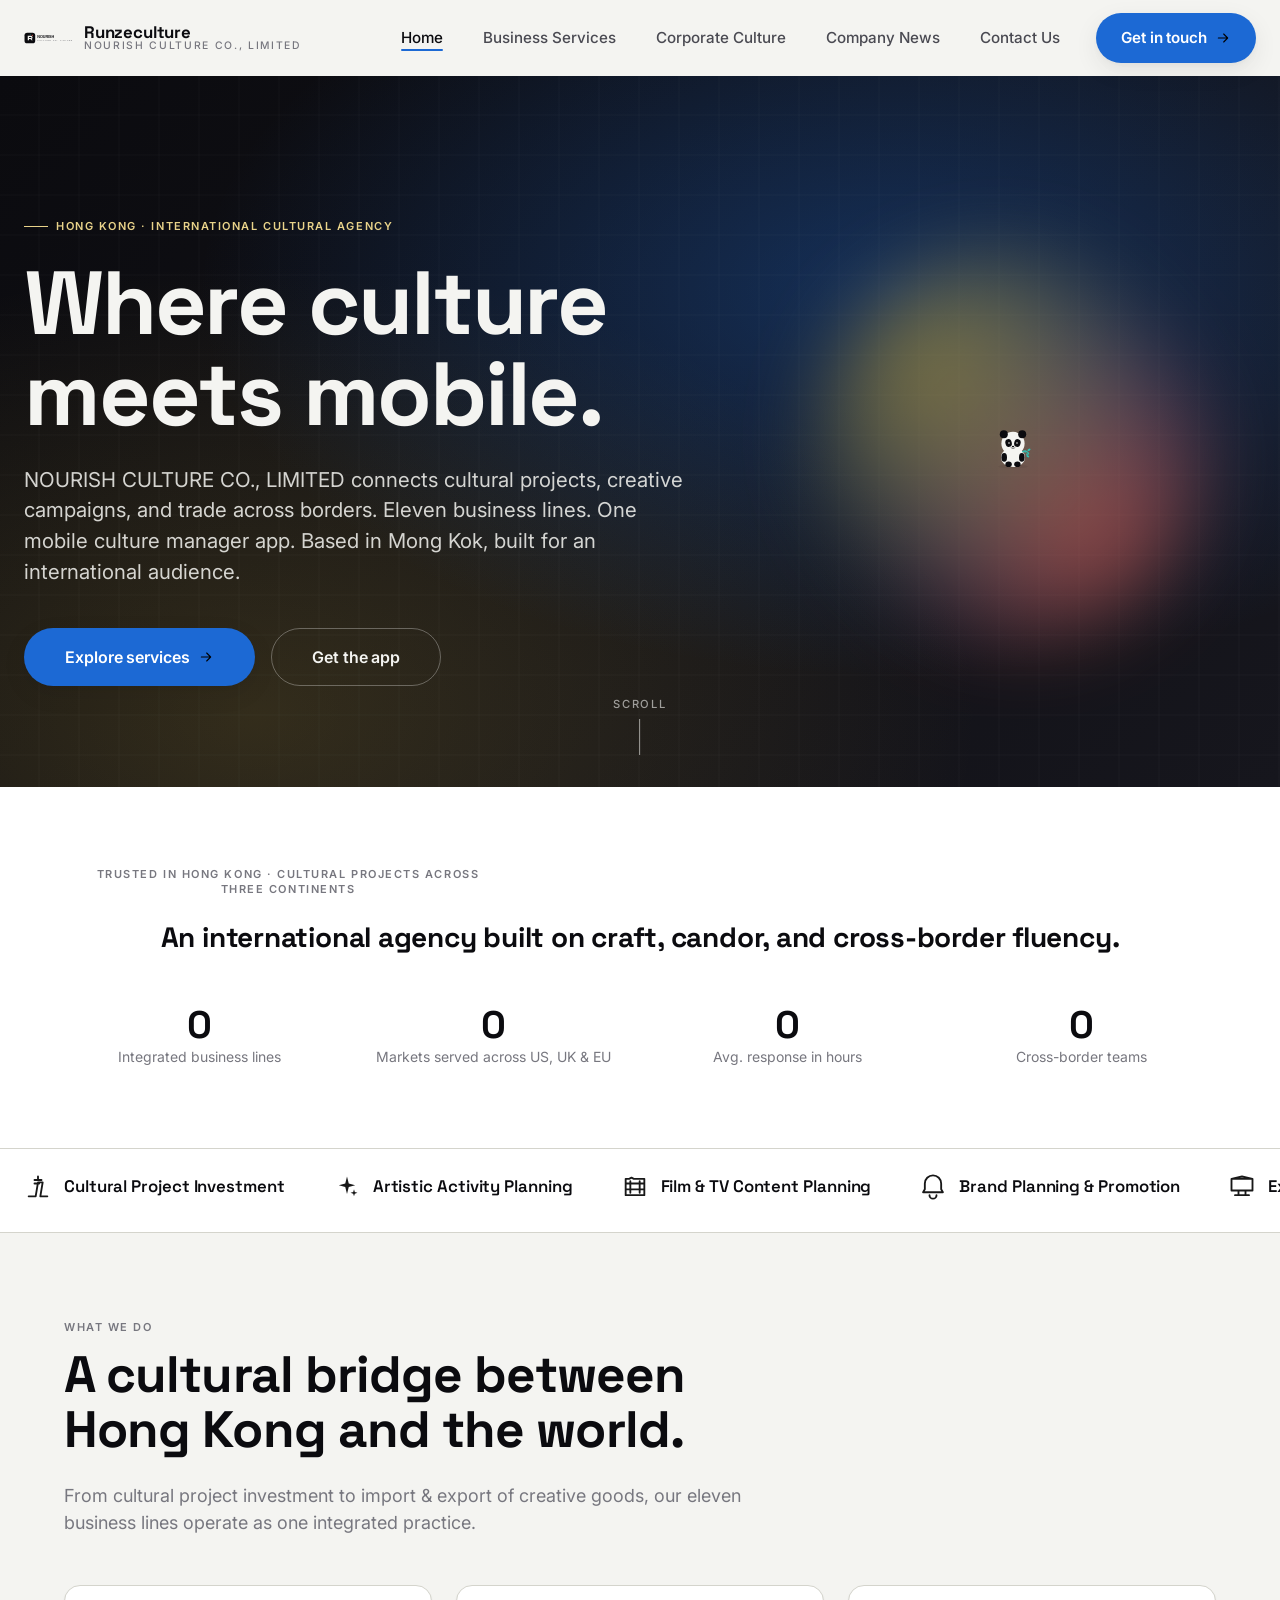
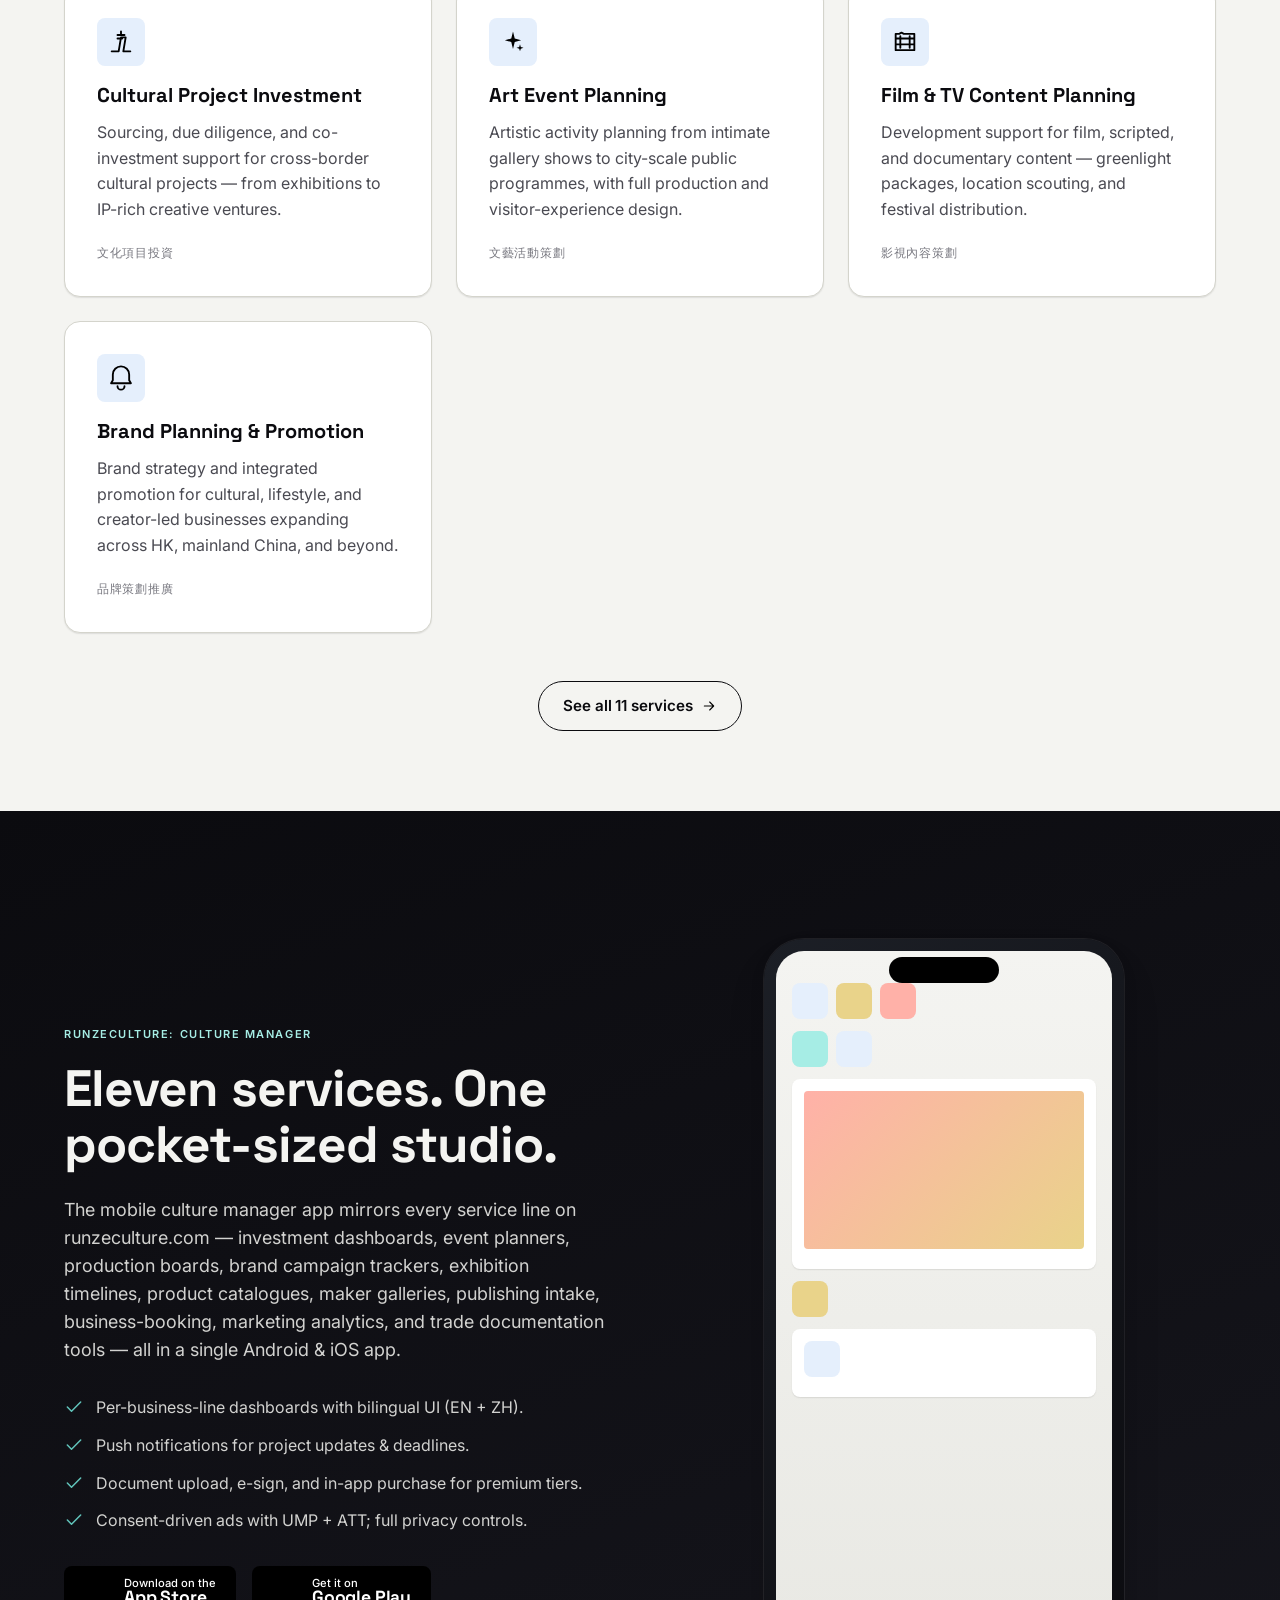
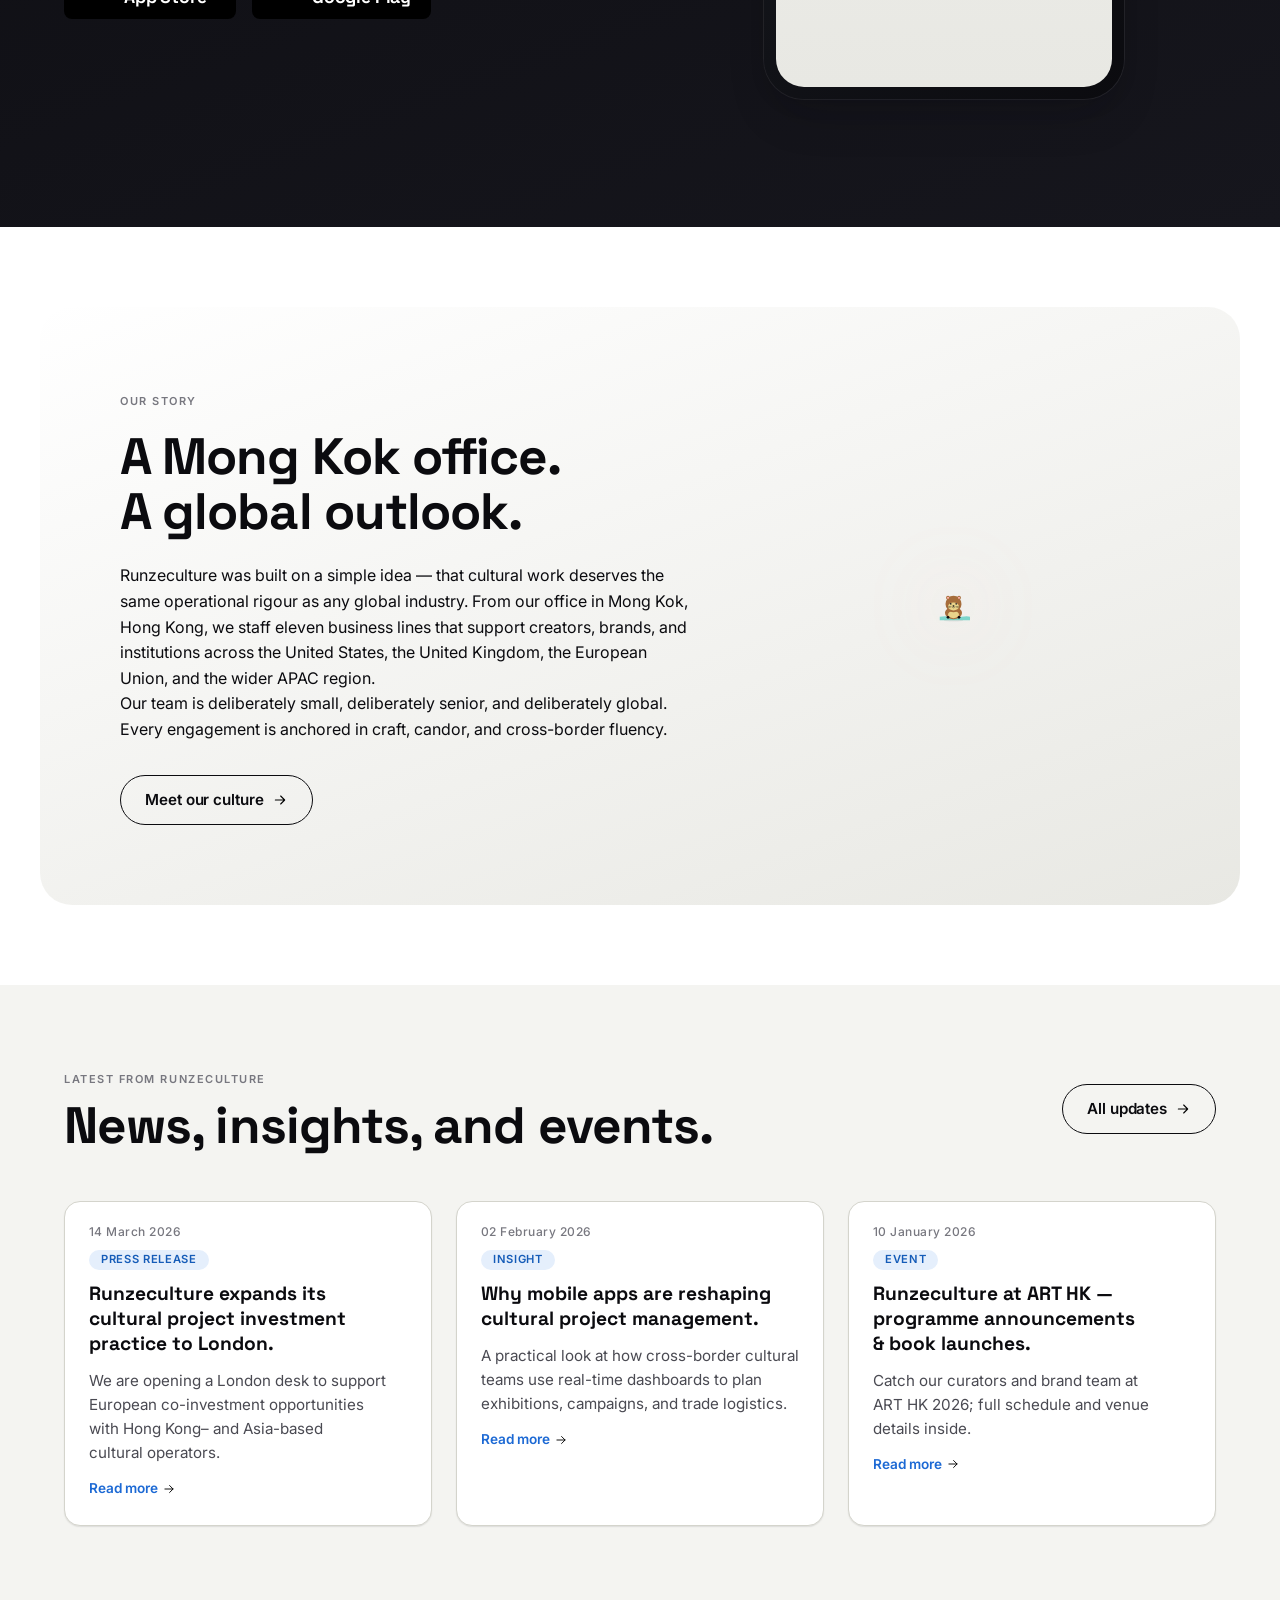
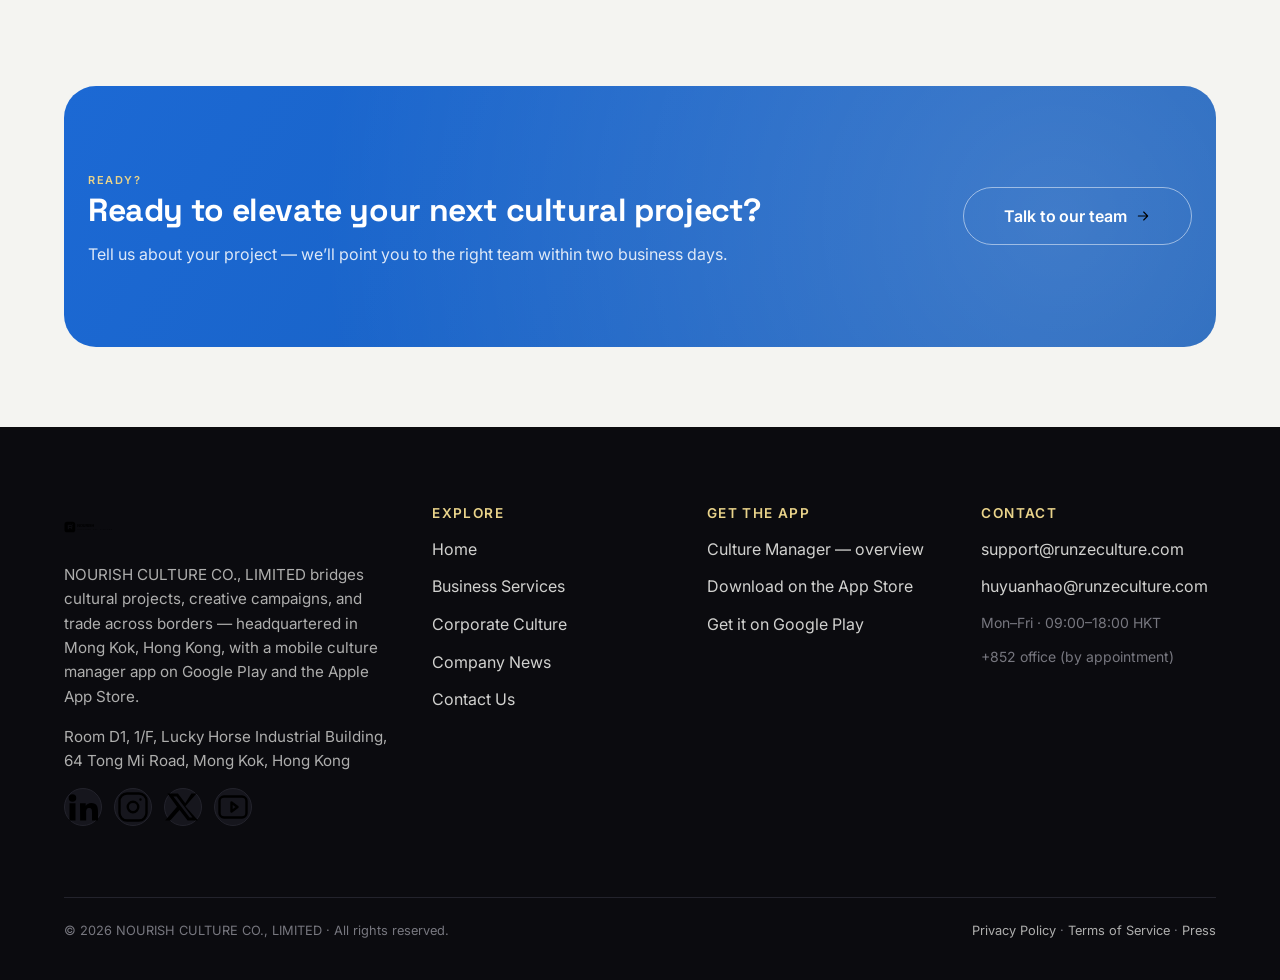
<file: index.html>
<!DOCTYPE html>
<html lang="en">
<head>
  <meta charset="UTF-8" />
  <meta name="viewport" content="width=device-width, initial-scale=1.0" />
  <meta name="theme-color" content="#0B0B0F" />
  <meta name="robots" content="noindex, follow" />
  <title>Runzeculture — Hong Kong Culture Agency &amp; Mobile App</title>
  <meta http-equiv="refresh" content="0; url=./home.html" />
  <link rel="canonical" href="https://runzeculture.com/" />
  <link rel="icon" type="image/svg+xml" href="images/logo/favicon.svg" />
  <script>
    // JS redirect fallback — replaces the URL bar so the user never sees index.html.
    window.location.replace('./home.html');
  </script>
  <style>
    html, body { margin: 0; background: #0B0B0F; color: #F4F4F1; font-family: Inter, system-ui, -apple-system, sans-serif; min-height: 100vh; display: grid; place-items: center; }
    .r { text-align: center; }
    .r a { color: #FFC7BF; }
  </style>
</head>
<body>
  <div class="r">
    <p>Redirecting to <a href="./home.html">runzeculture.com/home.html</a>&hellip;</p>
  </div>
  <noscript>
    <p>JavaScript is disabled. Click <a href="./home.html">here</a> to open the homepage.</p>
  </noscript>
</body>
</html>
</file>
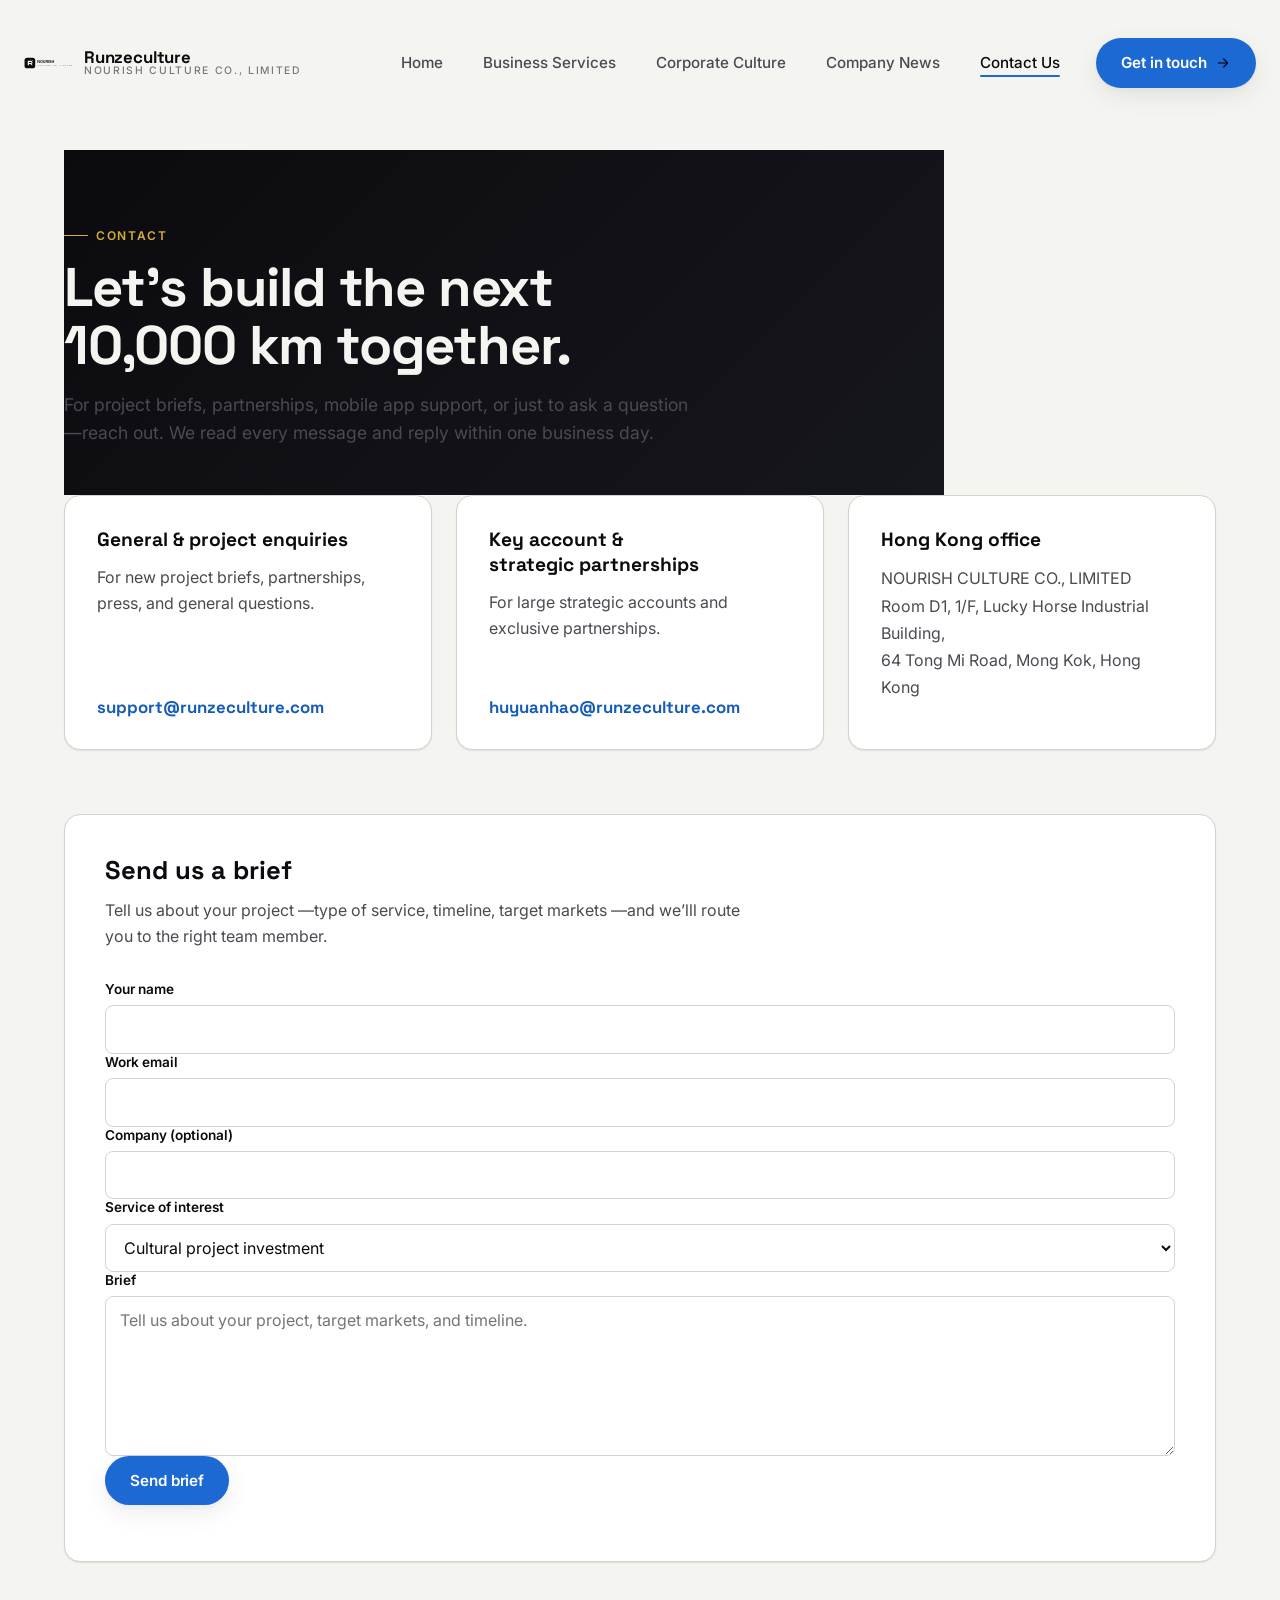
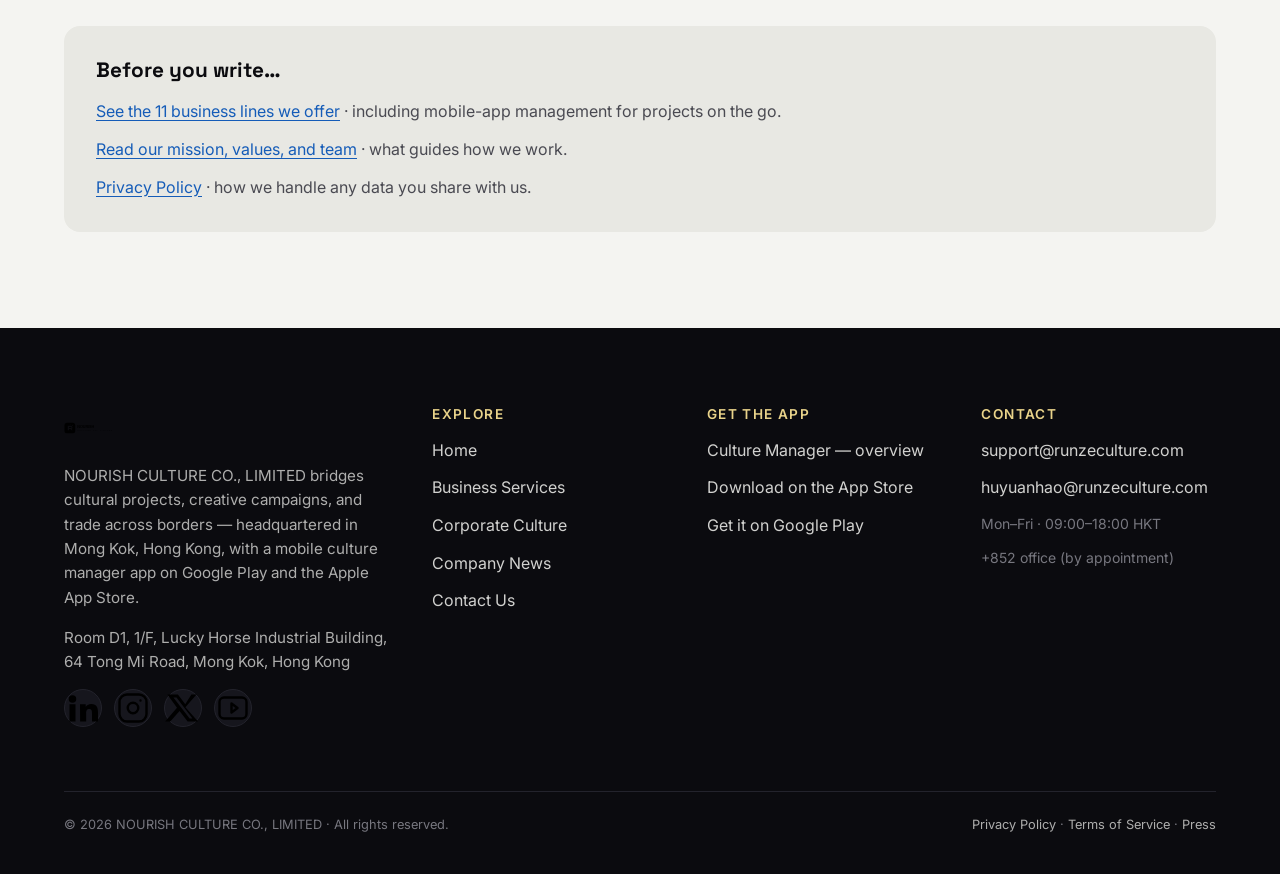
<file: contact.html>
﻿﻿<!DOCTYPE html>
<html lang="en">
<head>
  <meta charset="UTF-8" />
  <meta name="viewport" content="width=device-width, initial-scale=1.0, viewport-fit=cover" />
  <title>Contact —Runzeculture</title>
  <meta name="description" content="Get in touch with Runzeculture / Nozen Culture Co., Limited. Hong Kong office, two contact emails, and a friendly form for new project briefs." />
  <meta name="keywords" content="contact runzeculture, mong culture agency contact, hk culture agency email, project brief runzeculture, hong kong support" />
  <meta name="theme-color" content="#0B0B0F" />
  <meta name="robots" content="index, follow, max-image-preview:large" />
  <link rel="icon" type="image/svg+xml" href="images/logo/favicon.svg" />
  <link rel="canonical" href="https://runzeculture.com/contact.html" />
  <link rel="alternate" hreflang="en" href="https://runzeculture.com/contact.html" />
  <link rel="preconnect" href="https://fonts.googleapis.com" />
  <link rel="preconnect" href="https://fonts.gstatic.com" crossorigin />
  <link rel="stylesheet" href="https://fonts.googleapis.com/css2?family=Inter:wght@400;500;600;700&family=Space+Grotesk:wght@500;700;800&display=swap" />
  <link rel="stylesheet" href="css/styles.css" />

  <!-- Open Graph -->
  <meta property="og:type" content="website" />
  <meta property="og:site_name" content="Runzeculture" />
  <meta property="og:title" content="Contact —Runzeculture" />
  <meta property="og:description" content="Hong Kong office, support email, and a friendly form for new project briefs." />
  <meta property="og:url" content="https://runzeculture.com/contact.html" />
  <meta property="og:image" content="https://runzeculture.com/images/og/og-cover.png" />
  <meta property="og:locale" content="en_US" />

  <!-- Twitter -->
  <meta name="twitter:card" content="summary_large_image" />
  <meta name="twitter:title" content="Contact —Runzeculture" />
  <meta name="twitter:description" content="Hong Kong office, support email, and a friendly form for new project briefs." />
  <meta name="twitter:image" content="https://runzeculture.com/images/og/og-cover.png" />

  <!-- JSON-LD: ContactPage + BreadcrumbList -->
  <script type="application/ld+json">
  {
    "@context": "https://schema.org",
    "@graph": [
      {
        "@type": "ContactPage",
        "url": "https://runzeculture.com/contact.html",
        "name": "Contact Runzeculture",
        "description": "Get in touch with Runzeculture / NOURISH CULTURE CO., LIMITED.",
        "mainEntity": {
          "@type": "Organization",
          "name": "NOURISH CULTURE CO., LIMITED",
          "alternateName": "Runzeculture",
          "email": "support@runzeculture.com",
          "address": {
            "@type": "PostalAddress",
            "streetAddress": "Room D1, 1/F, Lucky Horse Industrial Building, 64 Tong Mi Road",
            "addressLocality": "Mong Kok",
            "addressRegion": "Hong Kong",
            "addressCountry": "HK"
          }
        }
      },
      {
        "@type": "BreadcrumbList",
        "itemListElement": [
          { "@type": "ListItem", "position": 1, "name": "Home", "item": "https://runzeculture.com/" },
          { "@type": "ListItem", "position": 2, "name": "Contact", "item": "https://runzeculture.com/contact.html" }
        ]
      }
    ]
  }
  </script>
</head>
<body class="page page-contact" data-page="contact">
  <a class="skip-link" href="#main">Skip to main content</a>

  
  <div id="site-header"></div>
<main id="main" class="container">
    <section class="hero hero--compact">
      <p class="eyebrow">Contact</p>
      <h1 class="hero__title">Let’s build the next 10,000 km together.</h1>
      <p class="hero__lede">For project briefs, partnerships, mobile app support, or just to ask a question —reach out. We read every message and reply within one business day.</p>
    </section>

    <section class="contact-grid">
      <article class="card card--contact">
          <h3>General &amp; project enquiries</h3>
          <p class="muted">For new project briefs, partnerships, press, and general questions.</p>
          <p class="contact-email"><a href="mailto:support@runzeculture.com">support@runzeculture.com</a></p>
      </article>
      <article class="card card--contact">
          <h3>Key account &amp; strategic partnerships</h3>
          <p class="muted">For large strategic accounts and exclusive partnerships.</p>
          <p class="contact-email"><a href="mailto:huyuanhao@runzeculture.com">huyuanhao@runzeculture.com</a></p>
      </article>
      <article class="card card--contact card--office">
          <h3>Hong Kong office</h3>
          <address class="muted">
              NOURISH CULTURE CO., LIMITED<br />
              Room D1, 1/F, Lucky Horse Industrial Building,<br />
              64 Tong Mi Road, Mong Kok, Hong Kong
          </address>
      </article>
    </section>

    <section class="form-card">
      <h2>Send us a brief</h2>
      <p class="muted">Tell us about your project —type of service, timeline, target markets —and we’lll route you to the right team member.</p>
      <form id="contact-form" novalidate>
        <div class="form-row">
          <label for="cf-name">Your name</label>
          <input id="cf-name" name="name" type="text" required minlength="2" autocomplete="name" />
        </div>
        <div class="form-row">
          <label for="cf-email">Work email</label>
          <input id="cf-email" name="email" type="email" required autocomplete="email" />
        </div>
        <div class="form-row">
          <label for="cf-company">Company (optional)</label>
          <input id="cf-company" name="company" type="text" autocomplete="organization" />
        </div>
        <div class="form-row">
          <label for="cf-service">Service of interest</label>
          <select id="cf-service" name="service">
            <option>Cultural project investment</option>
            <option>Art event planning</option>
            <option>Film &amp; TV content planning</option>
            <option>Brand promotion</option>
            <option>Exhibition &amp; display services</option>
            <option>Cultural &amp; creative products</option>
            <option>Arts &amp; crafts</option>
            <option>Publication-related consulting</option>
            <option>Business consulting</option>
            <option>Online marketing</option>
            <option>Import / export of goods and technology</option>
            <option>Mobile management app support</option>
            <option>Other</option>
          </select>
        </div>
        <div class="form-row">
          <label for="cf-message">Brief</label>
          <textarea id="cf-message" name="message" rows="6" required minlength="20" placeholder="Tell us about your project, target markets, and timeline."></textarea>
        </div>
        <div class="form-row form-row--actions">
          <button type="submit" class="btn btn--primary">Send brief</button>
          <p id="cf-feedback" class="cf-feedback" role="status" aria-live="polite"></p>
        </div>
      </form>
    </section>

    <section class="cross-links">
      <h2>Before you write&hellip;</h2>
      <ul>
        <li><a href="./services.html">See the 11 business lines we offer</a> &middot; including mobile-app management for projects on the go.</li>
        <li><a href="./culture.html">Read our mission, values, and team</a> &middot; what guides how we work.</li>
        <li><a href="./privacy.html">Privacy Policy</a> &middot; how we handle any data you share with us.</li>
      </ul>
    </section>
  </main>

  <div id="site-footer"></div>
  <script src="js/partials.js" defer></script>
  <script src="js/animations.js" defer></script>
  <script src="js/contact-form.js" defer></script>
</body>
</html>
</file>
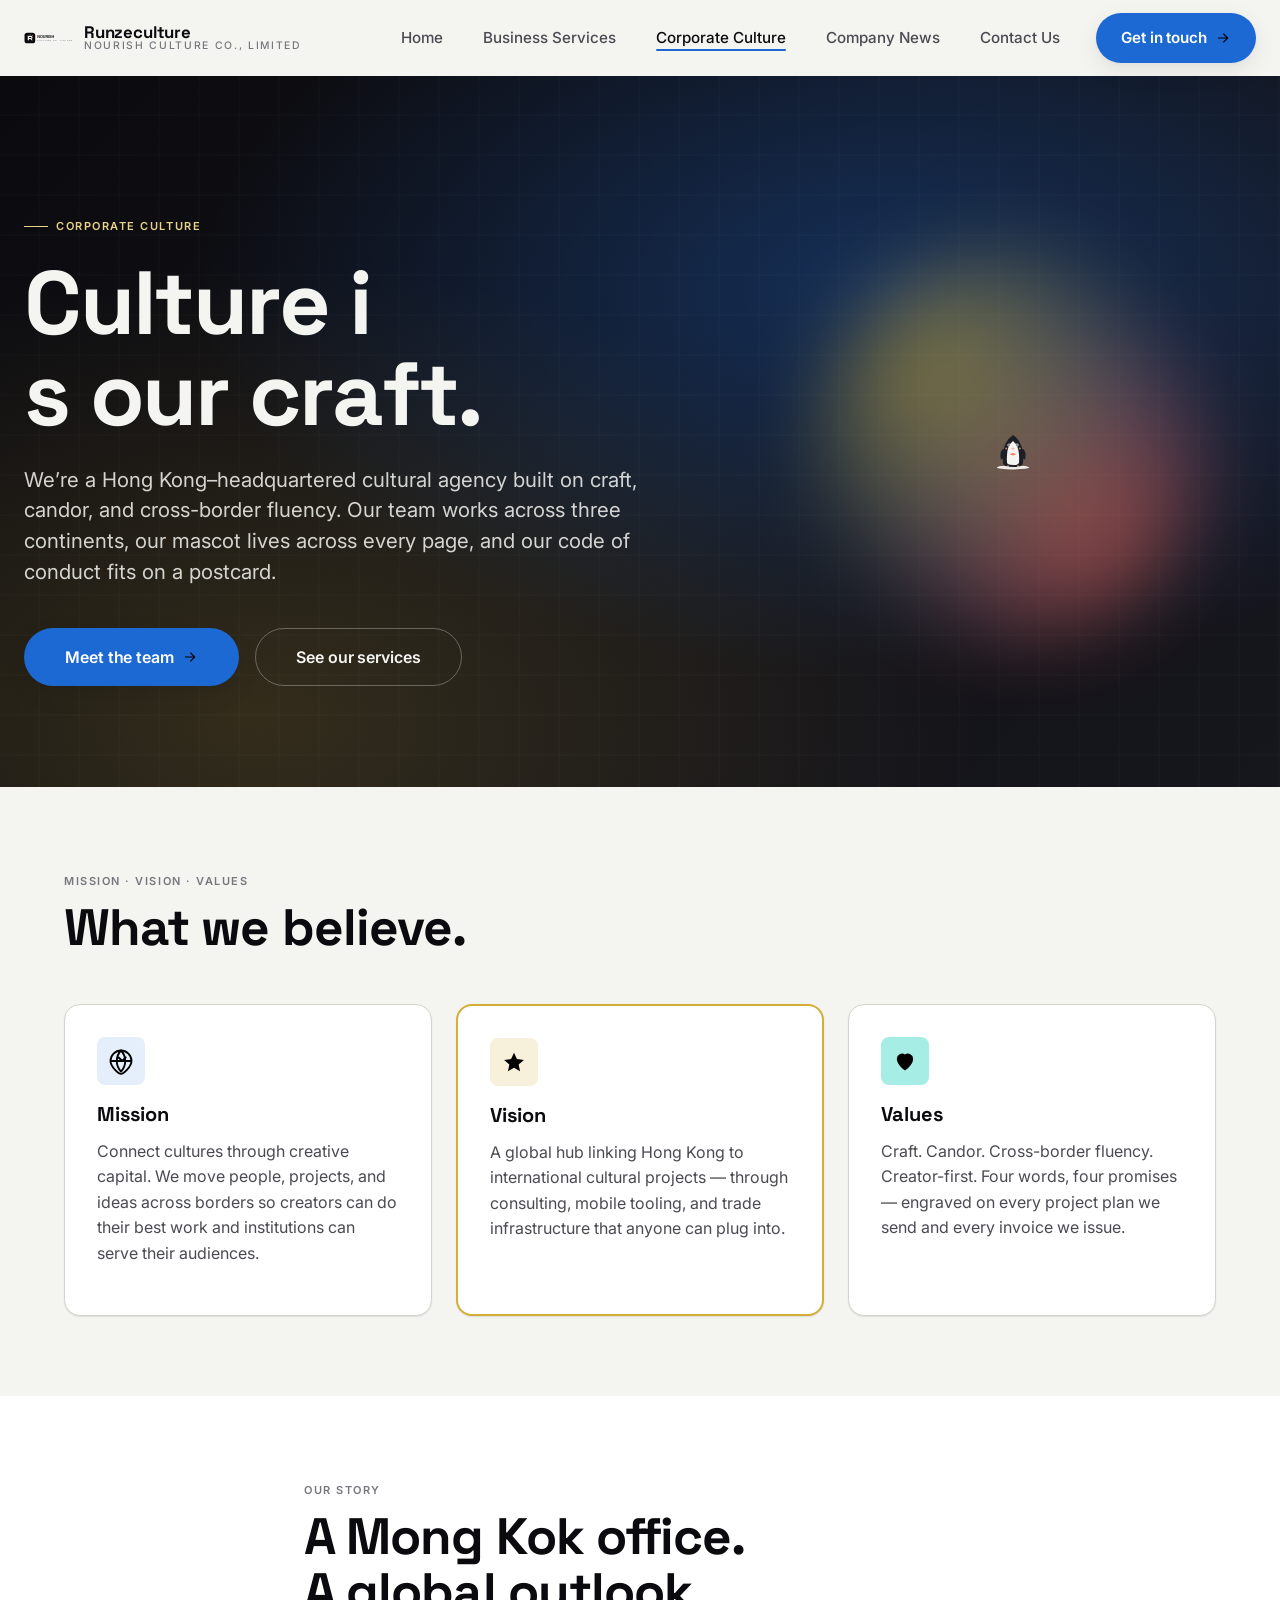
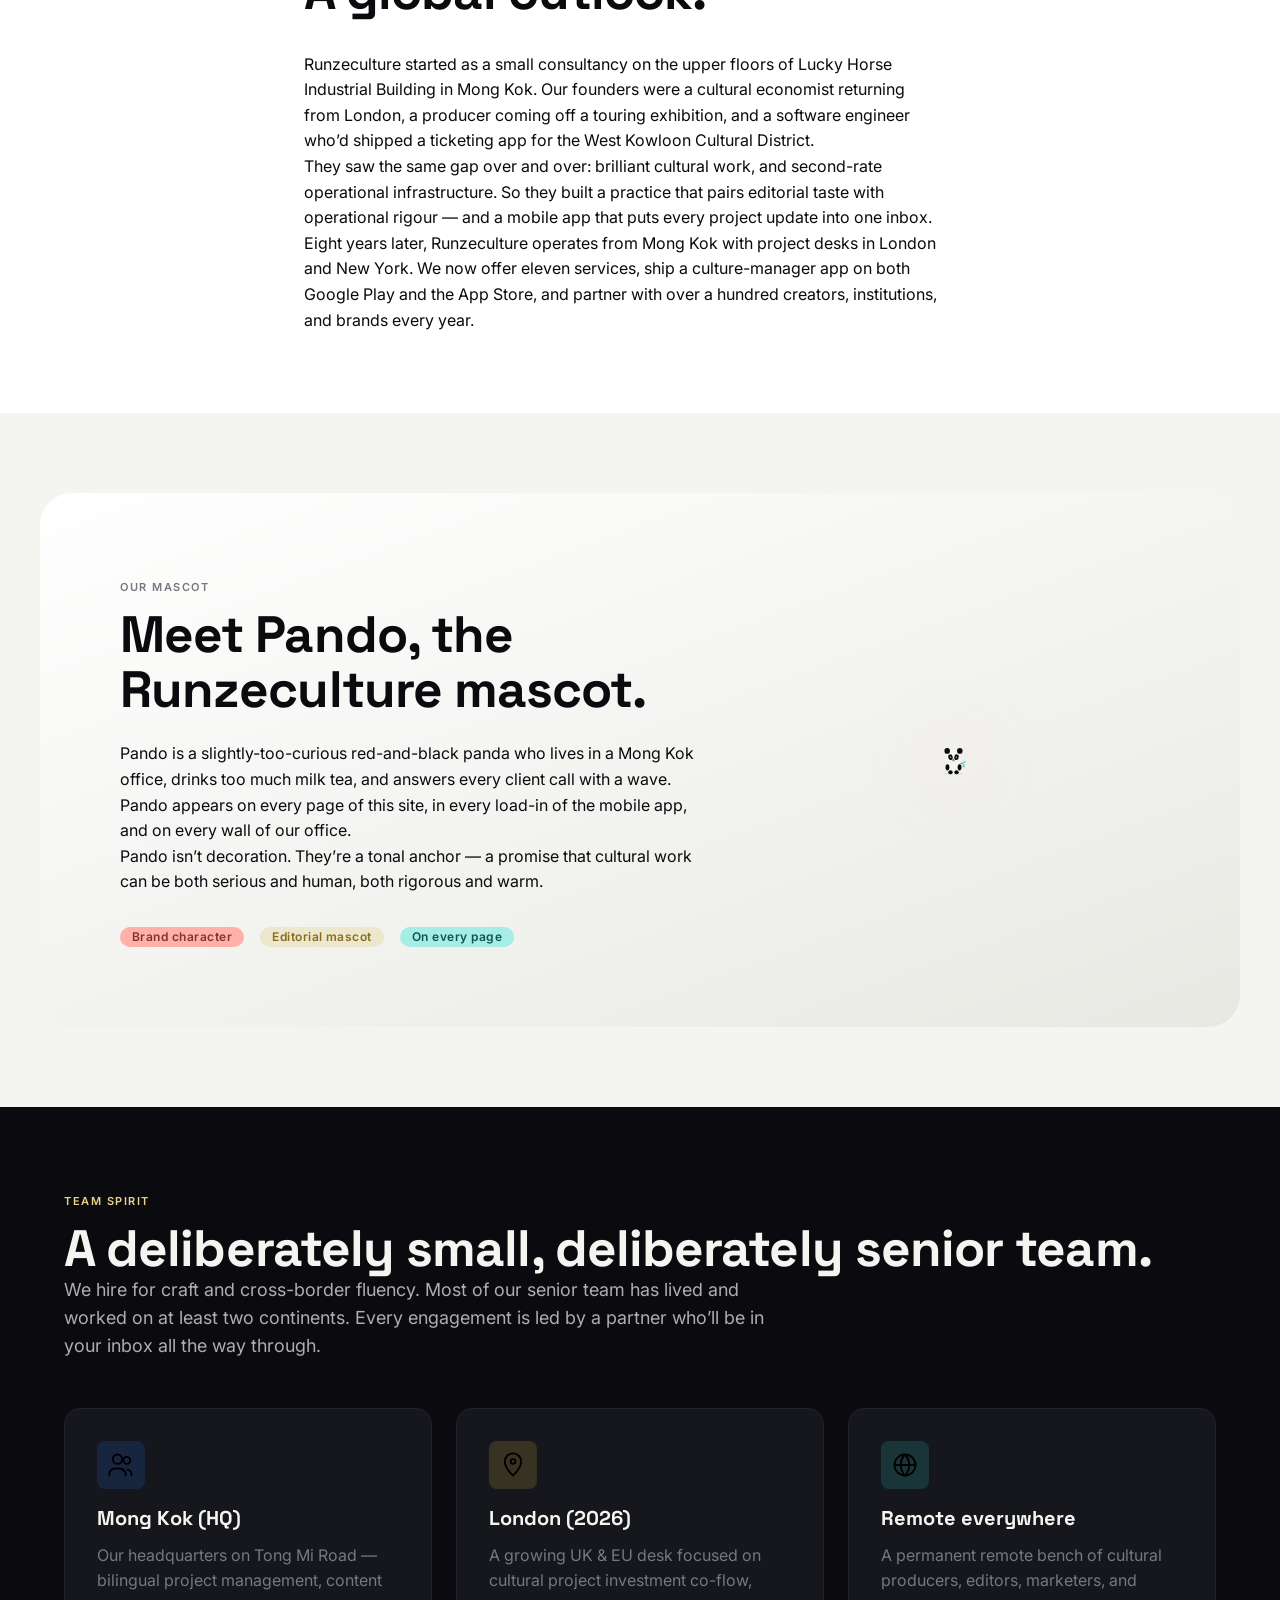
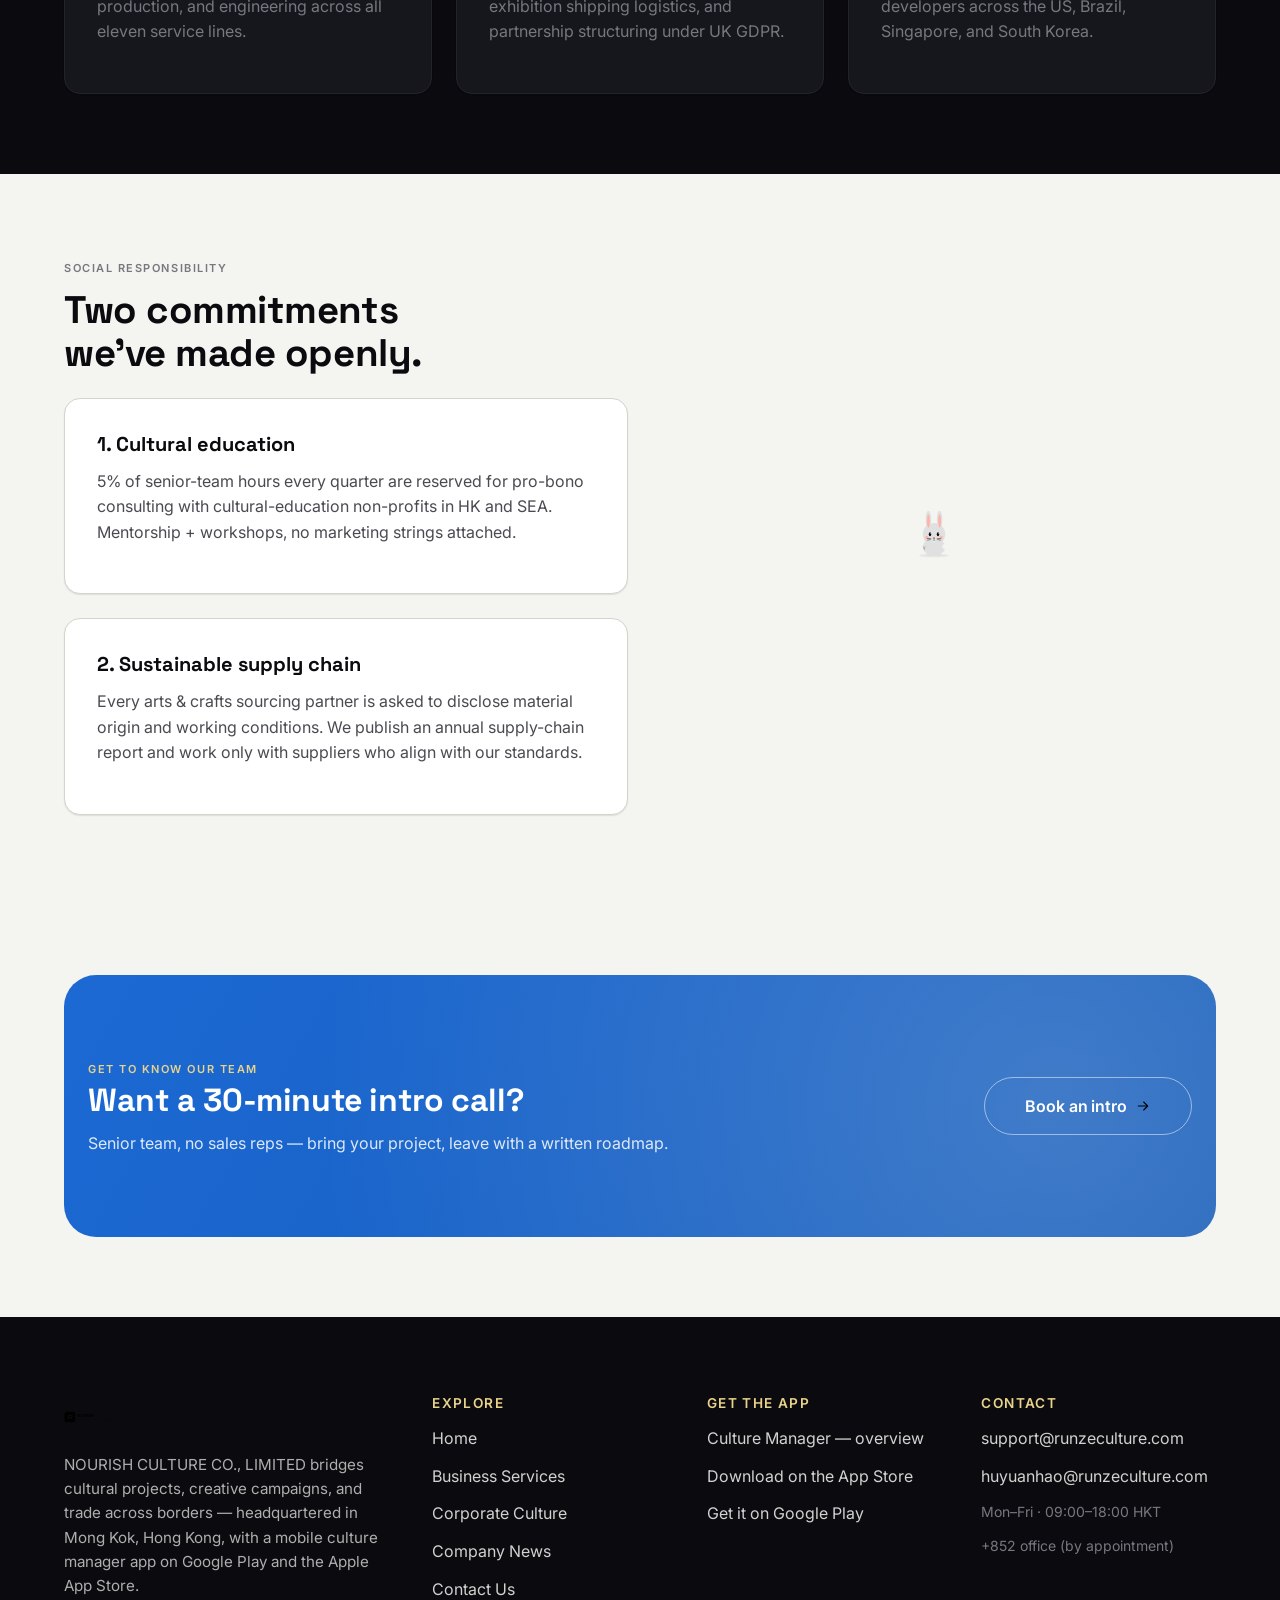
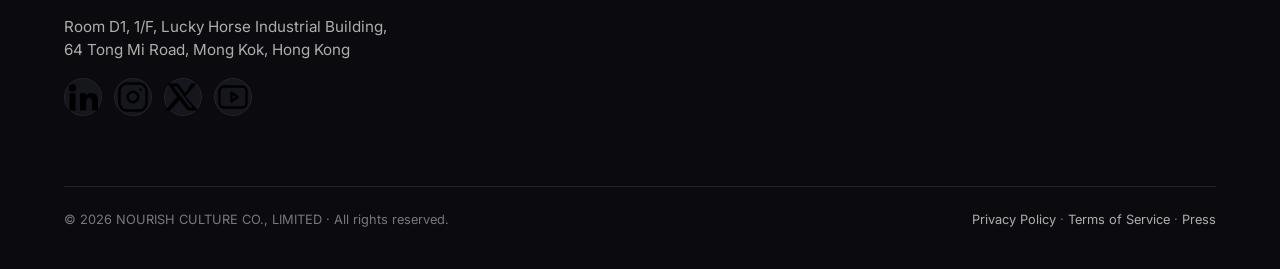
<file: culture.html>
<!DOCTYPE html>
<html lang="en">
<head>
  <meta charset="UTF-8" />
  <meta name="viewport" content="width=device-width, initial-scale=1.0, viewport-fit=cover" />
  <title>Our Culture — Runzeculture Hong Kong</title>
  <meta name="description" content="Meet Runzeculture: a Hong Kong culture agency built on craft, candor, and cross-border fluency. Mission, vision, team values, and our mascot." />
  <meta name="keywords" content="runzeculture corporate culture and values, hong kong culture agency values, mission vision culture consultancy, creative industry hong kong team, cross-border culture stories, sustainability in arts and crafts supply chain, cultural education hong kong, creator-first agency values, runzeculture mascot" />
  <meta name="theme-color" content="#0B0B0F" />
  <meta name="robots" content="index, follow, max-image-preview:large" />

  <link rel="icon" type="image/svg+xml" href="images/logo/favicon.svg" />
  <link rel="canonical" href="https://runzeculture.com/culture.html" />
  <link rel="preconnect" href="https://fonts.googleapis.com" />
  <link rel="preconnect" href="https://fonts.gstatic.com" crossorigin />
  <link rel="stylesheet" href="https://fonts.googleapis.com/css2?family=Inter:wght@400;500;600;700&family=Space+Grotesk:wght@500;700;800&display=swap" />
  <link rel="stylesheet" href="css/styles.css" />

  <meta property="og:type" content="website" />
  <meta property="og:site_name" content="Runzeculture" />
  <meta property="og:title" content="Our Culture — Runzeculture Hong Kong" />
  <meta property="og:description" content="Mission, vision, team values, and our mascot." />
  <meta property="og:url" content="https://runzeculture.com/culture.html" />
  <meta property="og:image" content="https://runzeculture.com/images/og/og-cover.png" />
  <meta name="twitter:card" content="summary_large_image" />
  <meta name="twitter:title" content="Our Culture — Runzeculture Hong Kong" />
  <meta name="twitter:image" content="https://runzeculture.com/images/og/og-cover.png" />

  <script type="application/ld+json">
  {
    "@context": "https://schema.org",
    "@type": "AboutPage",
    "name": "Our Culture — Runzeculture Hong Kong",
    "url": "https://runzeculture.com/culture.html",
    "isPartOf": { "@type": "WebSite", "url": "https://runzeculture.com/", "name": "Runzeculture" },
    "inLanguage": "en"
  }
  </script>
  <script type="application/ld+json">
  {
    "@context": "https://schema.org",
    "@type": "BreadcrumbList",
    "itemListElement": [
      { "@type": "ListItem", "position": 1, "name": "Home", "item": "https://runzeculture.com/" },
      { "@type": "ListItem", "position": 2, "name": "Corporate Culture", "item": "https://runzeculture.com/culture.html" }
    ]
  }
  </script>
</head>
<body data-page="culture">
  <div id="site-header"></div>

  <main id="main">
    <!-- PAGE HERO -->
    <section class="hero" aria-labelledby="page-title">
      <div class="hero__bg" aria-hidden="true"></div>
      <div class="hero__inner">
        <div data-parallax-y="0.05">
          <span class="hero__eyebrow t-overline">Corporate Culture</span>
          <h1 id="page-title" class="hero__title" data-split-text>Culture is <em>our craft.</em></h1>
          <p class="hero__subtitle">We&rsquo;re a Hong Kong–headquartered cultural agency built on craft, candor, and cross-border fluency. Our team works across three continents, our mascot lives across every page, and our code of conduct fits on a postcard.</p>
          <div class="hero__ctas">
            <a class="btn btn--primary btn--lg" href="contact.html" data-magnetic>Meet the team <img class="arrow" src="images/icons/arrow-right.svg" alt="" width="16" height="16" /></a>
            <a class="btn btn--ghost btn--lg" href="services.html">See our services</a>
          </div>
        </div>
        <div class="hero__visual" aria-hidden="true">
          <div class="blob"></div>
          <div class="mascot-wrap" data-mascot-hover>
            <img src="images/animals/penguin.svg" alt="A friendly penguin mascot, our brand ambassador" />
          </div>
        </div>
      </div>
    </section>

    <!-- MISSION / VISION / VALUES -->
    <section class="section" aria-labelledby="mvv-title">
      <div class="container">
        <div class="mb-12" data-reveal>
          <span class="t-overline text-muted">Mission · Vision · Values</span>
          <h2 id="mvv-title" class="t-display-lg mt-2">What we believe.</h2>
        </div>
        <div class="grid grid--3">
          <article class="card" data-reveal>
            <div class="card__icon" style="background: var(--color-blue-100); color: var(--color-blue-600);">
              <img src="images/icons/globe-pin.svg" alt="" width="28" height="28" />
            </div>
            <h3 class="card__title">Mission</h3>
            <p class="card__desc">Connect cultures through creative capital. We move people, projects, and ideas across borders so creators can do their best work and institutions can serve their audiences.</p>
          </article>
          <article class="card card--featured" data-reveal>
            <div class="card__icon" style="background: rgba(212,175,55,.18); color: #8a6d1c;">
              <img src="images/icons/star.svg" alt="" width="28" height="28" />
            </div>
            <h3 class="card__title">Vision</h3>
            <p class="card__desc">A global hub linking Hong Kong to international cultural projects — through consulting, mobile tooling, and trade infrastructure that anyone can plug into.</p>
          </article>
          <article class="card" data-reveal>
            <div class="card__icon" style="background: var(--color-teal-300); color: #0d5550;">
              <img src="images/icons/heart.svg" alt="" width="28" height="28" />
            </div>
            <h3 class="card__title">Values</h3>
            <p class="card__desc">Craft. Candor. Cross-border fluency. Creator-first. Four words, four promises — engraved on every project plan we send and every invoice we issue.</p>
          </article>
        </div>
      </div>
    </section>

    <!-- OUR STORY -->
    <section class="section section--paper" aria-labelledby="story-title">
      <div class="container container-narrow">
        <div data-reveal>
          <span class="t-overline text-muted">Our story</span>
          <h2 id="story-title" class="t-display-lg mt-2 mb-8">A Mong Kok office. A global outlook.</h2>
          <p>Runzeculture started as a small consultancy on the upper floors of Lucky Horse Industrial Building in Mong Kok. Our founders were a cultural economist returning from London, a producer coming off a touring exhibition, and a software engineer who&rsquo;d shipped a ticketing app for the West Kowloon Cultural District.</p>
          <p>They saw the same gap over and over: brilliant cultural work, and second-rate operational infrastructure. So they built a practice that pairs editorial taste with operational rigour — and a mobile app that puts every project update into one inbox.</p>
          <p>Eight years later, Runzeculture operates from Mong Kok with project desks in London and New York. We now offer eleven services, ship a culture-manager app on both Google Play and the App Store, and partner with over a hundred creators, institutions, and brands every year.</p>
        </div>
      </div>
    </section>

    <!-- MASCOT SPOTLIGHT -->
    <section class="section" aria-labelledby="mascot-title">
      <div class="container mascot-spot" data-reveal>
        <div>
          <span class="t-overline text-muted">Our mascot</span>
          <h2 id="mascot-title" class="t-display-lg mt-2 mb-6">Meet Pando, the Runzeculture mascot.</h2>
          <p>Pando is a slightly-too-curious red-and-black panda who lives in a Mong Kok office, drinks too much milk tea, and answers every client call with a wave. Pando appears on every page of this site, in every load-in of the mobile app, and on every wall of our office.</p>
          <p>Pando isn&rsquo;t decoration. They&rsquo;re a tonal anchor — a promise that cultural work can be both serious and human, both rigorous and warm.</p>
          <div class="flex gap-4 mt-8">
            <span class="badge badge--coral">Brand character</span>
            <span class="badge badge--gold">Editorial mascot</span>
            <span class="badge badge--teal">On every page</span>
          </div>
        </div>
        <div class="mascot-spot__art">
          <img src="images/animals/panda.svg" alt="Pando, the Runzeculture mascot — a friendly red-and-black panda waving" />
        </div>
      </div>
    </section>

    <!-- TEAM SPIRIT -->
    <section class="section section--dark" aria-labelledby="team-title">
      <div class="container">
        <div class="mb-12" data-reveal>
          <span class="t-overline" style="color: var(--color-gold-300);">Team spirit</span>
          <h2 id="team-title" class="t-display-lg mt-2">A deliberately small, deliberately senior team.</h2>
          <p class="t-body-lg" style="color: rgba(244,244,241,.7);">We hire for craft and cross-border fluency. Most of our senior team has lived and worked on at least two continents. Every engagement is led by a partner who&rsquo;ll be in your inbox all the way through.</p>
        </div>
        <div class="grid grid--3">
          <article class="card card--dark" data-reveal>
            <div class="card__icon" style="background: rgba(28,105,212,.18); color: var(--color-blue-100);">
              <img src="images/icons/users.svg" alt="" width="28" height="28" />
            </div>
            <h3 class="card__title">Mong Kok (HQ)</h3>
            <p class="card__desc">Our headquarters on Tong Mi Road — bilingual project management, content production, and engineering across all eleven service lines.</p>
          </article>
          <article class="card card--dark" data-reveal>
            <div class="card__icon" style="background: rgba(212,175,55,.18); color: var(--color-gold-300);">
              <img src="images/icons/location.svg" alt="" width="28" height="28" />
            </div>
            <h3 class="card__title">London (2026)</h3>
            <p class="card__desc">A growing UK &amp; EU desk focused on cultural project investment co-flow, exhibition shipping logistics, and partnership structuring under UK GDPR.</p>
          </article>
          <article class="card card--dark" data-reveal>
            <div class="card__icon" style="background: rgba(46,196,182,.18); color: var(--color-teal-300);">
              <img src="images/icons/globe.svg" alt="" width="28" height="28" />
            </div>
            <h3 class="card__title">Remote everywhere</h3>
            <p class="card__desc">A permanent remote bench of cultural producers, editors, marketers, and developers across the US, Brazil, Singapore, and South Korea.</p>
          </article>
        </div>
      </div>
    </section>

    <!-- CSR -->
    <section class="section" aria-labelledby="csr-title">
      <div class="container">
        <div class="grid grid--2" style="align-items:center;">
          <div data-reveal>
            <span class="t-overline text-muted">Social responsibility</span>
            <h2 id="csr-title" class="t-display-md mt-2 mb-6">Two commitments we&rsquo;ve made openly.</h2>
            <ol style="list-style:none;counter-reset:csr;padding:0;" class="grid gap-6">
              <li class="card" data-reveal>
                <h3 class="card__title">1. Cultural education</h3>
                <p class="card__desc">5% of senior-team hours every quarter are reserved for pro-bono consulting with cultural-education non-profits in HK and SEA. Mentorship + workshops, no marketing strings attached.</p>
              </li>
              <li class="card" data-reveal>
                <h3 class="card__title">2. Sustainable supply chain</h3>
                <p class="card__desc">Every arts &amp; crafts sourcing partner is asked to disclose material origin and working conditions. We publish an annual supply-chain report and work only with suppliers who align with our standards.</p>
              </li>
            </ol>
          </div>
          <div class="text-center" aria-hidden="true" data-reveal>
            <img src="images/animals/rabbit.svg" alt="A friendly rabbit mascot holding a leaf — a symbol of sustainability" style="margin:0 auto;max-width:300px;animation: float-y 3.2s var(--ease-standard) infinite;" />
          </div>
        </div>
      </div>
    </section>

    <!-- CTA -->
    <div class="container">
      <div class="cta-strip" data-reveal>
        <div class="cta-strip__inner">
          <div>
            <span class="t-overline" style="color: var(--color-gold-300);">Get to know our team</span>
            <h2>Want a 30-minute intro call?</h2>
            <p>Senior team, no sales reps — bring your project, leave with a written roadmap.</p>
          </div>
          <a class="btn btn--ghost btn--lg" href="contact.html" data-magnetic>
            Book an intro
            <img class="arrow" src="images/icons/arrow-right.svg" alt="" width="16" height="16" />
          </a>
        </div>
      </div>
    </div>
  </main>

  <div id="site-footer"></div>

  <script src="js/partials.js" defer></script>
  <script src="js/animations.js" defer></script>
  <script src="js/contact-form.js" defer></script>
  <script src="js/app.js" defer></script>
</body>
</html>
</file>
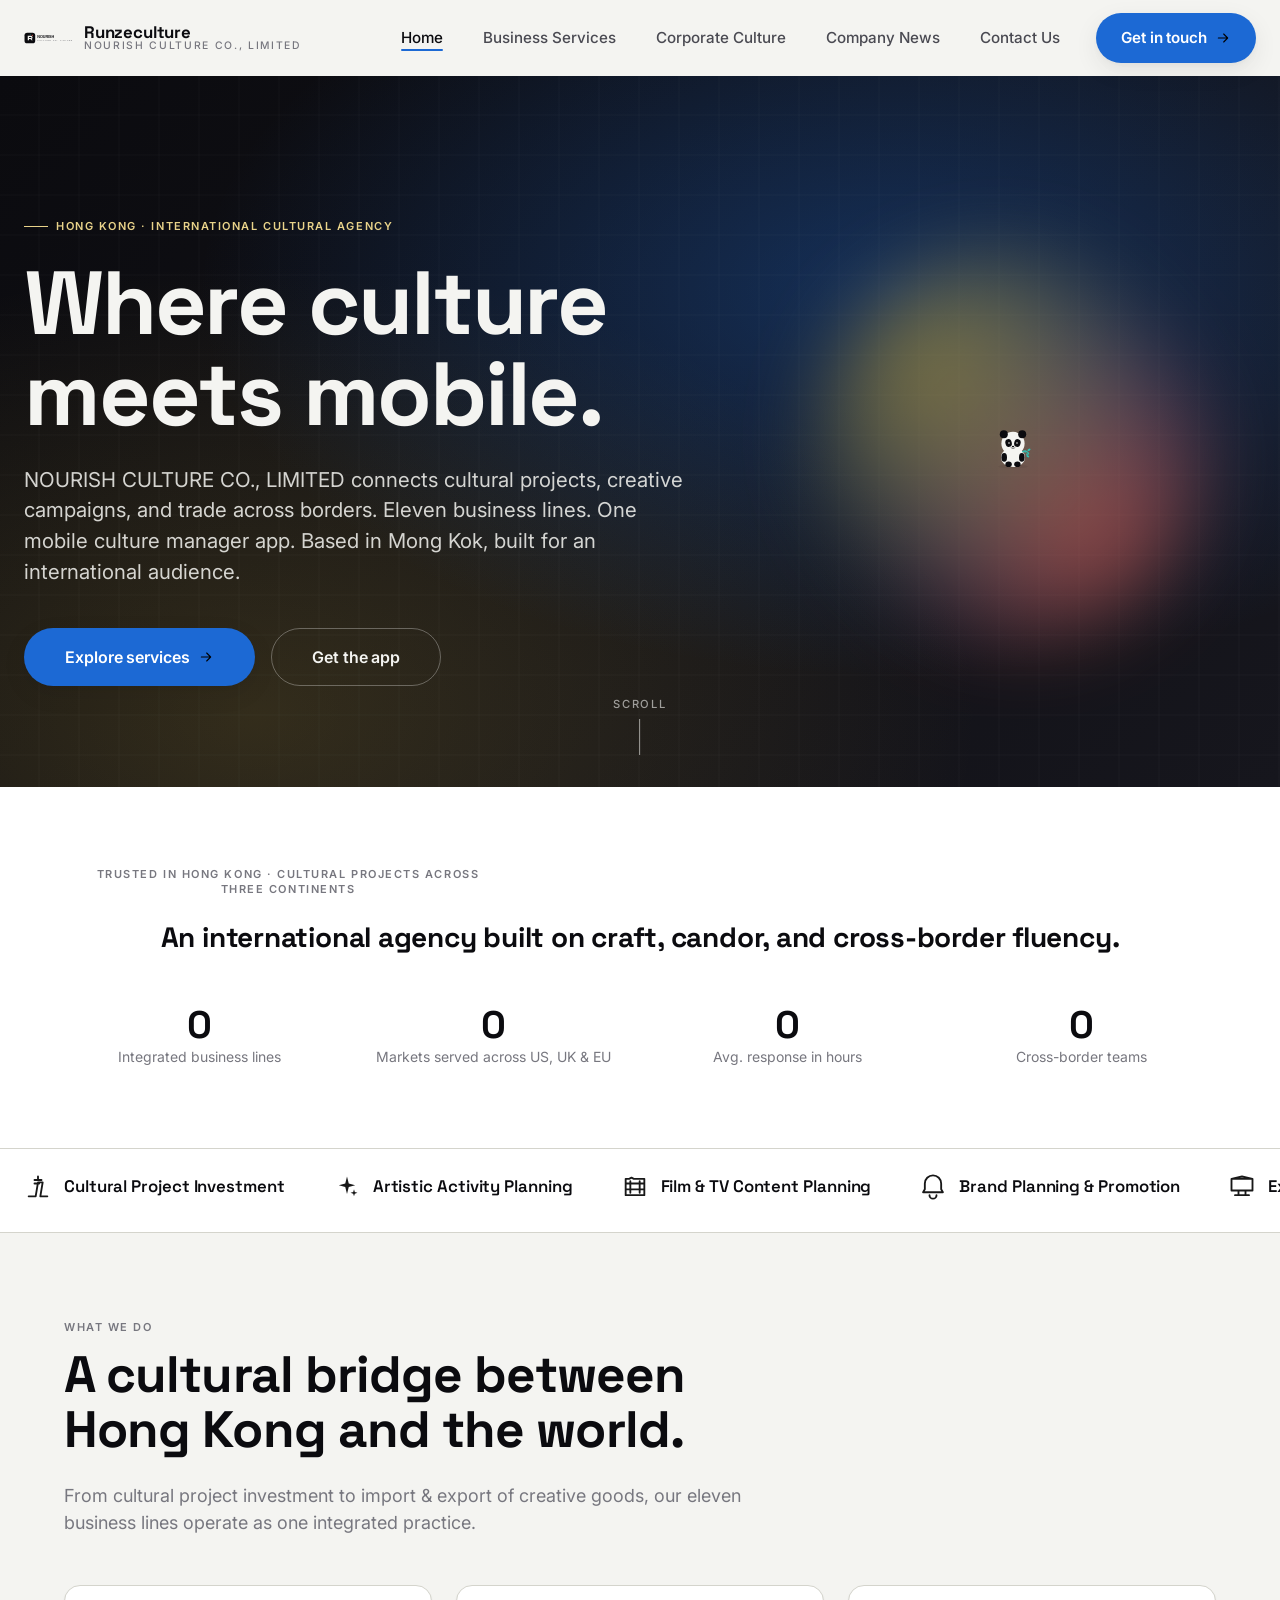
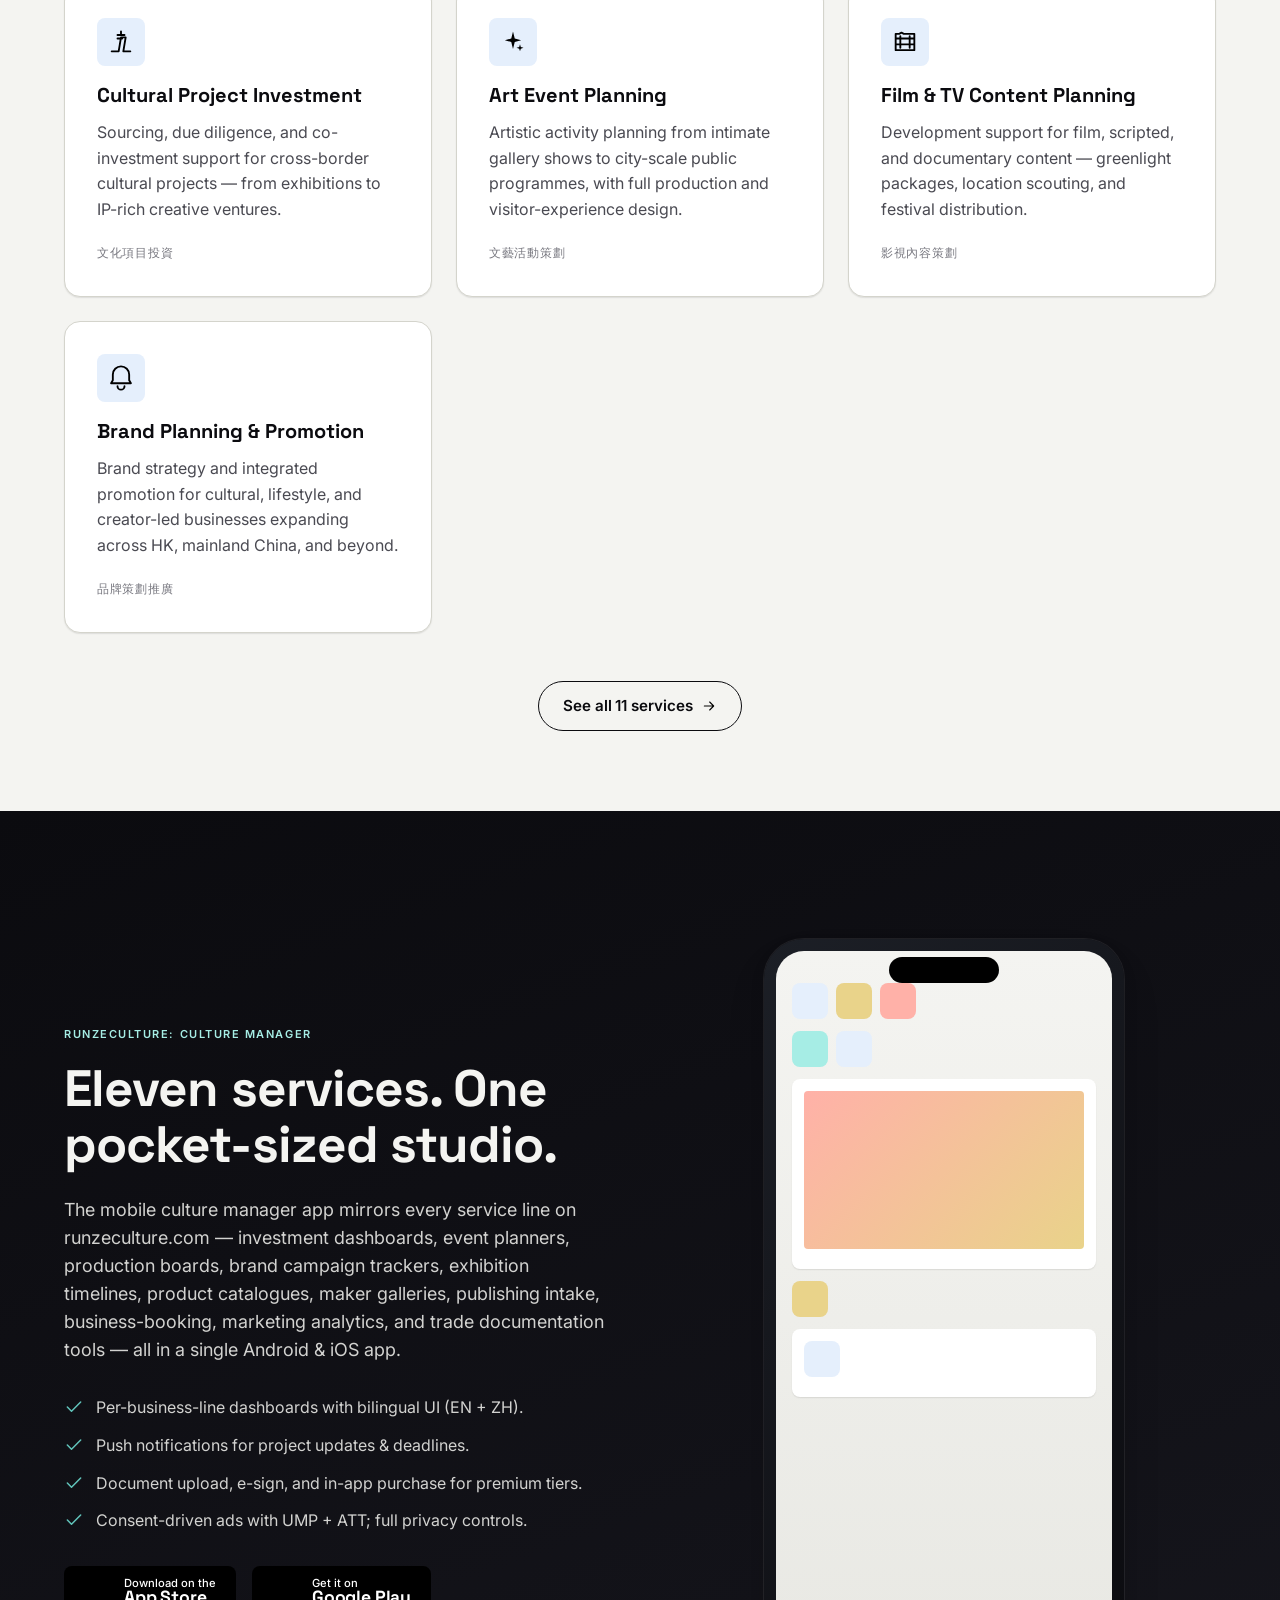
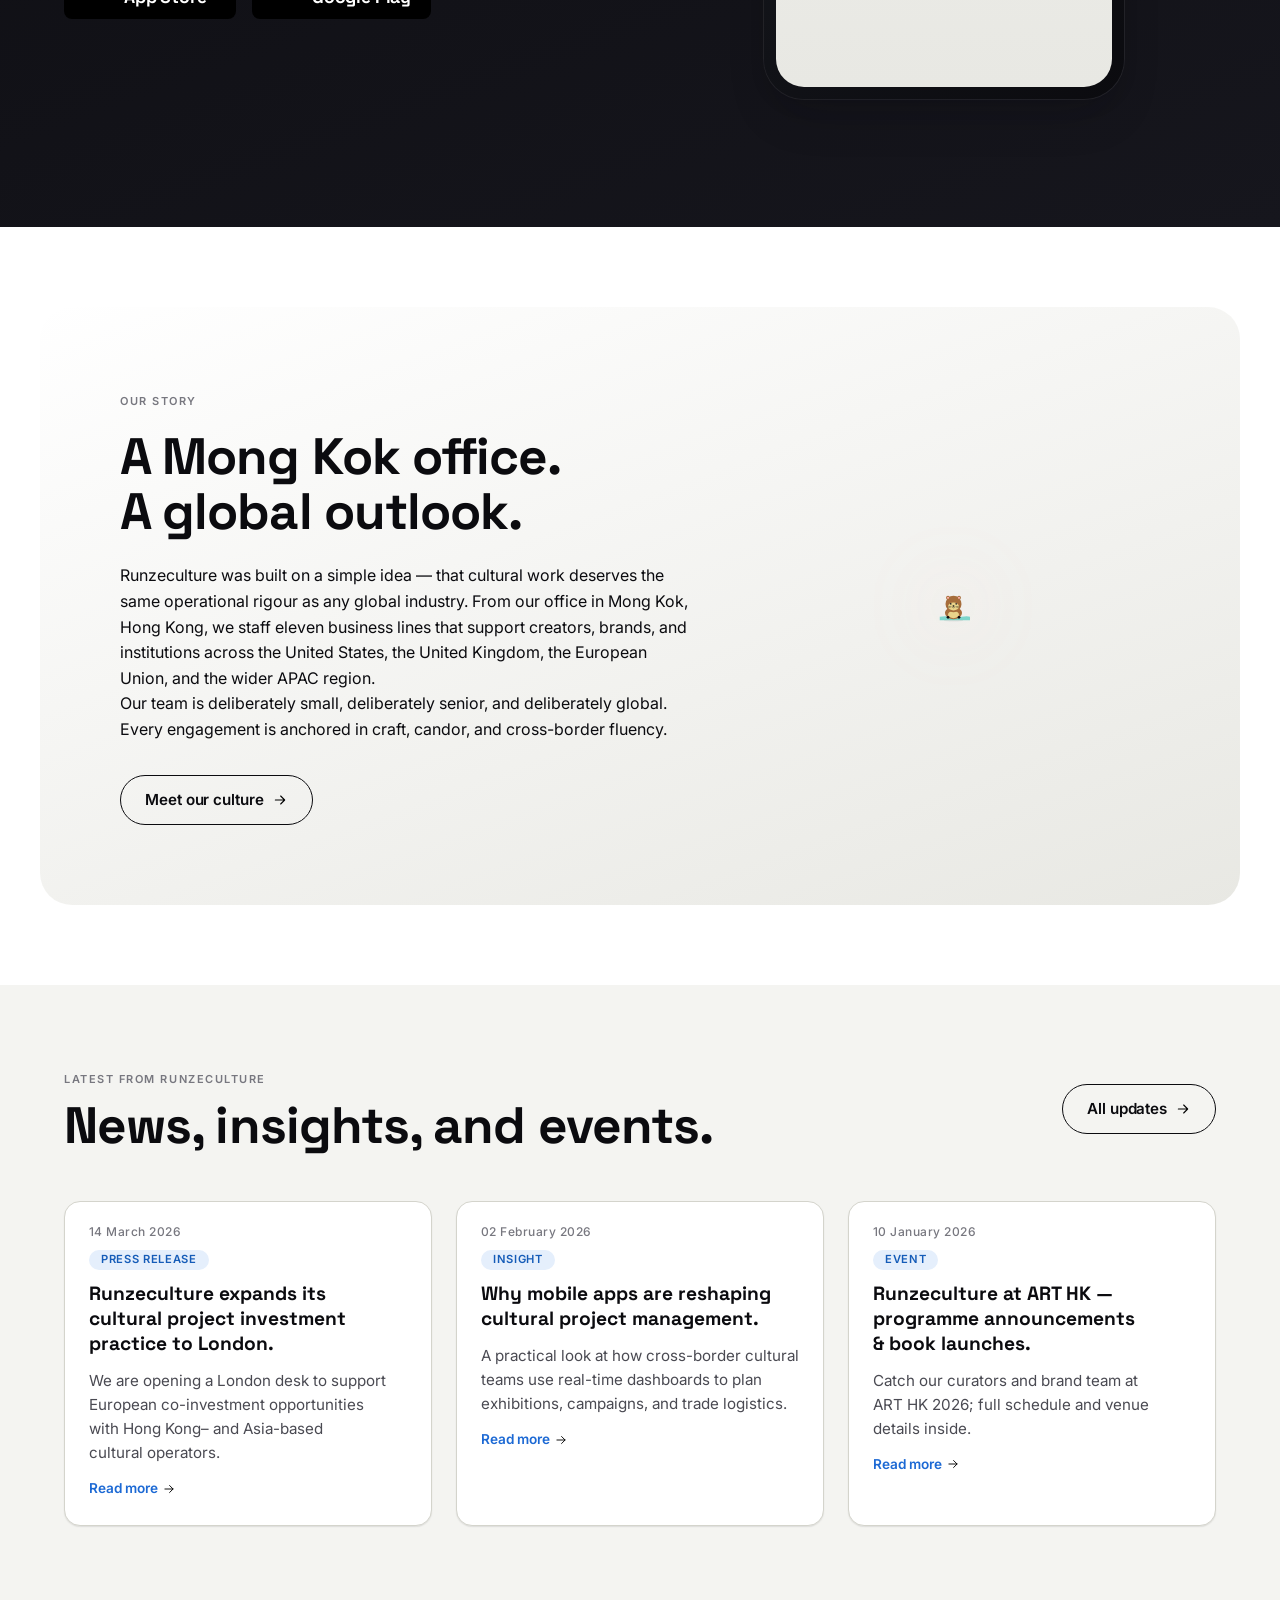
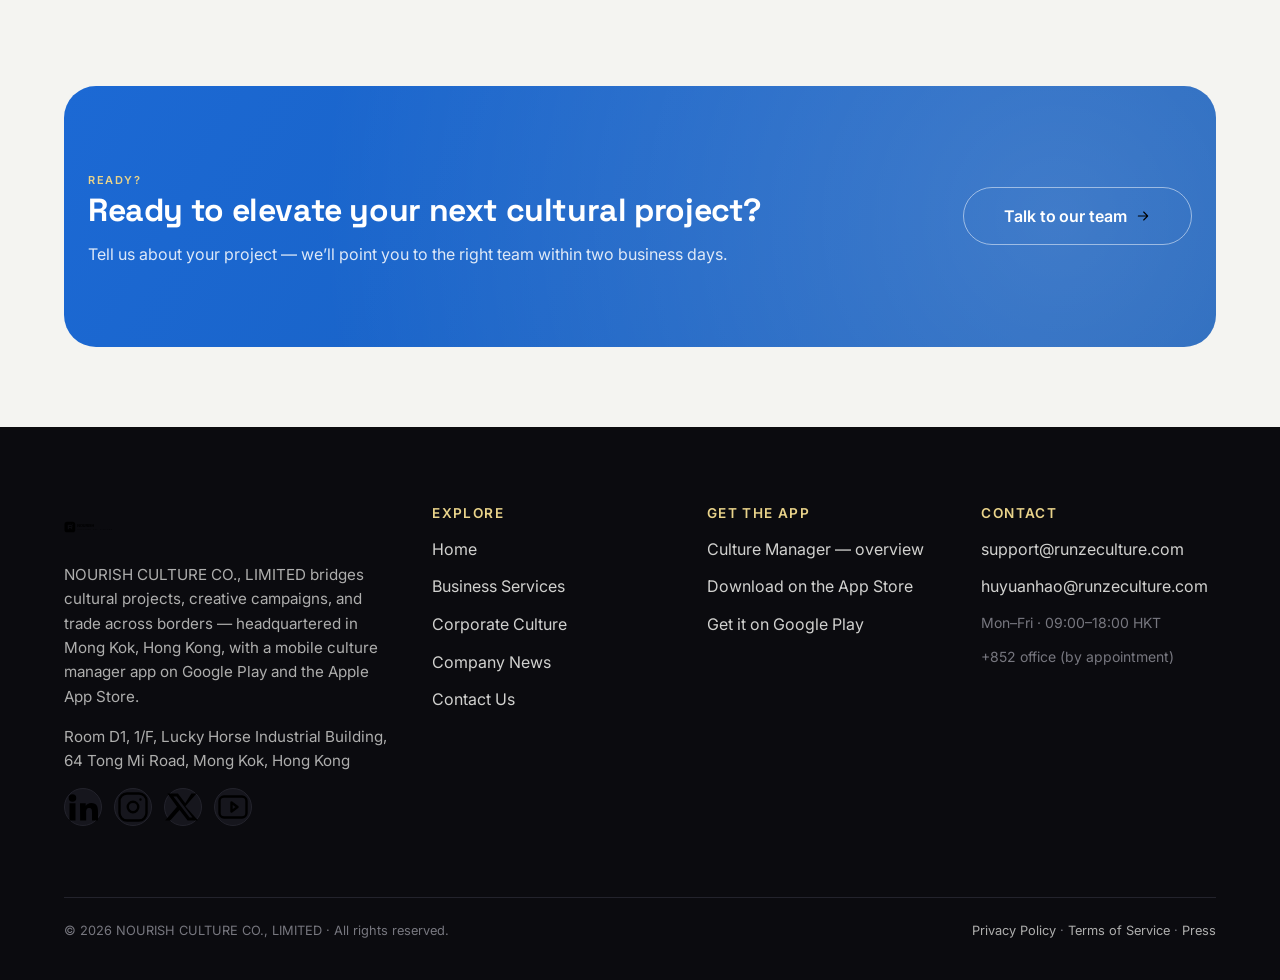
<file: home.html>
<!DOCTYPE html>
<html lang="en">
<head>
  <meta charset="UTF-8" />
  <meta name="viewport" content="width=device-width, initial-scale=1.0, viewport-fit=cover" />
  <title>Runzeculture — Hong Kong Culture Agency &amp; Mobile App</title>
  <meta name="description" content="Runzeculture connects cultural projects, creative campaigns, and trade across borders. Based in Mong Kok, Hong Kong. Eleven business lines plus a mobile culture manager app." />
  <meta name="keywords" content="runzeculture, hong kong culture agency, hong kong cultural project consultancy, international cultural project investment, mobile culture management app, art event planning hong kong, film and tv content planning hk, brand promotion asia, exhibition display services hk, online marketing agency hong kong, import export goods technology hk, creative agency for cross-border projects" />
  <meta name="theme-color" content="#0B0B0F" />
  <meta name="robots" content="index, follow, max-image-preview:large" />

  <link rel="icon" type="image/svg+xml" href="images/logo/favicon.svg" />
  <link rel="canonical" href="https://runzeculture.com/" />
  <link rel="alternate" hreflang="en" href="https://runzeculture.com/" />
  <link rel="preconnect" href="https://fonts.googleapis.com" />
  <link rel="preconnect" href="https://fonts.gstatic.com" crossorigin />
  <link rel="stylesheet" href="https://fonts.googleapis.com/css2?family=Inter:wght@400;500;600;700&family=Space+Grotesk:wght@500;700;800&display=swap" />
  <link rel="stylesheet" href="css/styles.css" />

  <!-- Open Graph -->
  <meta property="og:type" content="website" />
  <meta property="og:site_name" content="Runzeculture" />
  <meta property="og:title" content="Runzeculture — Hong Kong Culture Agency &amp; Mobile App" />
  <meta property="og:description" content="Eleven business lines + mobile culture manager app, headquartered in Mong Kok, Hong Kong." />
  <meta property="og:url" content="https://runzeculture.com/" />
  <meta property="og:image" content="https://runzeculture.com/images/og/og-cover.png" />
  <meta property="og:image:width" content="1200" />
  <meta property="og:image:height" content="630" />
  <meta property="og:image:alt" content="Runzeculture — Hong Kong culture agency, with a cute animal mascot." />
  <meta property="og:locale" content="en_US" />

  <!-- Twitter -->
  <meta name="twitter:card" content="summary_large_image" />
  <meta name="twitter:title" content="Runzeculture — Hong Kong Culture Agency &amp; Mobile App" />
  <meta name="twitter:description" content="Eleven business lines + mobile culture manager app, headquartered in Mong Kok, Hong Kong." />
  <meta name="twitter:image" content="https://runzeculture.com/images/og/og-cover.png" />
  <meta name="twitter:image:alt" content="Runzeculture — Hong Kong culture agency, with a cute animal mascot." />

  <!-- JSON-LD: Organization + WebSite -->
  <script type="application/ld+json">
  {
    "@context": "https://schema.org",
    "@graph": [
      {
        "@type": "Organization",
        "@id": "https://runzeculture.com/#organization",
        "name": "NOURISH CULTURE CO., LIMITED",
        "alternateName": "Runzeculture",
        "url": "https://runzeculture.com/",
        "logo": "https://runzeculture.com/images/logo/logo.svg",
        "description": "Hong Kong culture agency connecting cultural projects, creative campaigns, and trade across borders.",
        "email": "support@runzeculture.com",
        "address": {
          "@type": "PostalAddress",
          "streetAddress": "Room D1, 1/F, Lucky Horse Industrial Building, 64 Tong Mi Road",
          "addressLocality": "Mong Kok",
          "addressRegion": "Hong Kong",
          "addressCountry": "HK"
        },
        "contactPoint": [
          { "@type": "ContactPoint", "email": "support@runzeculture.com", "contactType": "customer support", "areaServed": ["US","GB","EU"], "availableLanguage": ["English"] },
          { "@type": "ContactPoint", "email": "huyuanhao@runzeculture.com", "contactType": "key accounts", "areaServed": ["US","GB","EU","HK"], "availableLanguage": ["English"] }
        ]
      },
      {
        "@type": "WebSite",
        "@id": "https://runzeculture.com/#website",
        "url": "https://runzeculture.com/",
        "name": "Runzeculture",
        "publisher": { "@id": "https://runzeculture.com/#organization" },
        "inLanguage": "en"
      }
    ]
  }
  </script>
</head>
<body data-page="home">
  <div id="site-header"></div>

  <main id="main">
    <!-- HERO -->
    <section class="hero" aria-labelledby="hero-title">
      <div class="hero__bg" aria-hidden="true"></div>
      <div class="hero__inner">
        <div>
          <span class="hero__eyebrow t-overline">Hong Kong · International Cultural Agency</span>
          <h1 id="hero-title" class="hero__title" data-split-text>Where <em>culture</em> meets mobile.</h1>
          <p class="hero__subtitle">NOURISH CULTURE CO., LIMITED connects cultural projects, creative campaigns, and trade across borders. Eleven business lines. One mobile culture manager app. Based in Mong Kok, built for an international audience.</p>
          <div class="hero__ctas">
            <a class="btn btn--primary btn--lg" href="services.html" data-magnetic>
              Explore services
              <img class="arrow" src="images/icons/arrow-right.svg" alt="" width="16" height="16" />
            </a>
            <a class="btn btn--ghost btn--lg" href="services.html#mobile-app">
              Get the app
            </a>
          </div>
        </div>
        <div class="hero__visual" aria-hidden="true">
          <div class="blob"></div>
          <div class="mascot-wrap" data-mascot-blink>
            <img src="images/animals/panda.svg" alt="A friendly red-and-black panda mascot waving at you" />
          </div>
        </div>
      </div>
      <div class="hero__scroll-hint" aria-hidden="true">Scroll</div>
    </section>

    <!-- TRUST STRIP -->
    <section class="section section--paper" aria-label="Trust signals">
      <div class="container text-center" data-reveal>
        <p class="t-overline text-muted">Trusted in Hong Kong · Cultural projects across three continents</p>
        <h2 class="t-display-sm mt-6 mb-12">An international agency built on craft, candor, and cross-border fluency.</h2>
        <div class="grid grid--4 mt-8">
          <div><div class="t-display-md" data-count-up="11">0</div><div class="t-body-sm text-muted">Integrated business lines</div></div>
          <div><div class="t-display-md" data-count-up="27">0</div><div class="t-body-sm text-muted">Markets served across US, UK &amp; EU</div></div>
          <div><div class="t-display-md" data-count-up="240">0</div><div class="t-body-sm text-muted">Avg. response in hours</div></div>
          <div><div class="t-display-md" data-count-up="3">0</div><div class="t-body-sm text-muted">Cross-border teams</div></div>
        </div>
      </div>
    </section>

    <!-- MARQUEE -->
    <div class="marquee" aria-label="Service lines" data-marquee-speed="42">
      <div class="marquee__track">
        <span class="marquee__item"><img src="images/icons/art.svg" alt="" /> Cultural Project Investment</span>
        <span class="marquee__item"><img src="images/icons/sparkle.svg" alt="" /> Artistic Activity Planning</span>
        <span class="marquee__item"><img src="images/icons/film.svg" alt="" /> Film &amp; TV Content Planning</span>
        <span class="marquee__item"><img src="images/icons/brand.svg" alt="" /> Brand Planning &amp; Promotion</span>
        <span class="marquee__item"><img src="images/icons/exhibition.svg" alt="" /> Exhibition &amp; Display Services</span>
        <span class="marquee__item"><img src="images/icons/craft.svg" alt="" /> Cultural &amp; Creative Products</span>
        <span class="marquee__item"><img src="images/icons/consulting.svg" alt="" /> Publication Consulting</span>
        <span class="marquee__item"><img src="images/icons/business.svg" alt="" /> Business Consulting</span>
        <span class="marquee__item"><img src="images/icons/marketing.svg" alt="" /> Online Marketing</span>
        <span class="marquee__item"><img src="images/icons/import-export.svg" alt="" /> Import &amp; Export</span>
      </div>
    </div>

    <!-- SERVICE HIGHLIGHTS -->
    <section class="section" aria-labelledby="services-hl-title">
      <div class="container">
        <div class="mb-12" data-reveal>
          <span class="t-overline text-muted">What we do</span>
          <h2 id="services-hl-title" class="t-display-lg mt-2 mb-6">A cultural bridge between Hong Kong and the world.</h2>
          <p class="t-body-lg text-muted">From cultural project investment to import &amp; export of creative goods, our eleven business lines operate as one integrated practice.</p>
        </div>
        <div class="services-grid">
          <article class="card" data-category="investment" data-reveal>
            <div class="card__icon"><img src="images/icons/art.svg" alt="" width="28" height="28" /></div>
            <h3 class="card__title">Cultural Project Investment</h3>
            <p class="card__desc">Sourcing, due diligence, and co-investment support for cross-border cultural projects — from exhibitions to IP-rich creative ventures.</p>
            <span class="card__meta">文化項目投資</span>
          </article>
          <article class="card" data-category="creative" data-reveal>
            <div class="card__icon"><img src="images/icons/sparkle.svg" alt="" width="28" height="28" /></div>
            <h3 class="card__title">Art Event Planning</h3>
            <p class="card__desc">Artistic activity planning from intimate gallery shows to city-scale public programmes, with full production and visitor-experience design.</p>
            <span class="card__meta">文藝活動策劃</span>
          </article>
          <article class="card" data-category="media" data-reveal>
            <div class="card__icon"><img src="images/icons/film.svg" alt="" width="28" height="28" /></div>
            <h3 class="card__title">Film &amp; TV Content Planning</h3>
            <p class="card__desc">Development support for film, scripted, and documentary content — greenlight packages, location scouting, and festival distribution.</p>
            <span class="card__meta">影視內容策劃</span>
          </article>
          <article class="card" data-category="brand" data-reveal>
            <div class="card__icon"><img src="images/icons/brand.svg" alt="" width="28" height="28" /></div>
            <h3 class="card__title">Brand Planning &amp; Promotion</h3>
            <p class="card__desc">Brand strategy and integrated promotion for cultural, lifestyle, and creator-led businesses expanding across HK, mainland China, and beyond.</p>
            <span class="card__meta">品牌策劃推廣</span>
          </article>
        </div>
        <div class="text-center mt-12">
          <a class="btn btn--secondary" href="services.html">
            See all 11 services
            <img class="arrow" src="images/icons/arrow-right.svg" alt="" width="16" height="16" />
          </a>
        </div>
      </div>
    </section>

    <!-- MOBILE APP HERO -->
    <section class="mobile-app" id="mobile-app" aria-labelledby="mobile-app-title">
      <div class="container mobile-app__inner">
        <div class="mobile-app__copy">
          <span class="t-overline" style="color: var(--color-teal-300);">Runzeculture: Culture Manager</span>
          <h2 id="mobile-app-title" class="t-display-lg mt-4 mb-6">Eleven services. One pocket-sized studio.</h2>
          <p class="t-body-lg" style="color: rgba(244,244,241,.85);">The mobile culture manager app mirrors every service line on runzeculture.com — investment dashboards, event planners, production boards, brand campaign trackers, exhibition timelines, product catalogues, maker galleries, publishing intake, business-booking, marketing analytics, and trade documentation tools — all in a single Android &amp; iOS app.</p>
          <ul class="mobile-app__features" data-reveal>
            <li><img src="images/icons/check.svg" alt="" width="20" height="20" /> Per-business-line dashboards with bilingual UI (EN + ZH).</li>
            <li><img src="images/icons/check.svg" alt="" width="20" height="20" /> Push notifications for project updates &amp; deadlines.</li>
            <li><img src="images/icons/check.svg" alt="" width="20" height="20" /> Document upload, e-sign, and in-app purchase for premium tiers.</li>
            <li><img src="images/icons/check.svg" alt="" width="20" height="20" /> Consent-driven ads with UMP + ATT; full privacy controls.</li>
          </ul>
          <div class="mobile-app__badges">
            <a class="badge-store" href="https://apps.apple.com/" rel="noopener" aria-label="Download on the App Store">
              <img src="images/icons/app-store.svg" alt="" />
              <span><small>Download on the</small><strong>App Store</strong></span>
            </a>
            <a class="badge-store" href="https://play.google.com/" rel="noopener" aria-label="Get it on Google Play">
              <img src="images/icons/google-play.svg" alt="" />
              <span><small>Get it on</small><strong>Google Play</strong></span>
            </a>
          </div>
        </div>
        <div aria-hidden="true">
          <div class="phone-mock" data-parallax-y="0.08">
            <div class="phone-screen">
              <div class="phone-screen__row">
                <span class="pip"></span><span class="pip pip--gold"></span><span class="pip pip--coral"></span>
                <span class="bar"></span>
              </div>
              <div class="phone-screen__row">
                <span class="pip pip--teal"></span><span class="pip"></span>
                <span class="bar"></span>
              </div>
              <div class="phone-screen__card">
                <div class="phone-screen__avatar"></div>
                <div class="phone-screen__row mt-2"><span class="bar"></span><span class="bar" style="flex:.5"></span></div>
              </div>
              <div class="phone-screen__row">
                <span class="pip pip--gold"></span>
                <span class="bar"></span>
              </div>
              <div class="phone-screen__card">
                <div class="phone-screen__row"><span class="pip"></span><span class="bar"></span></div>
                <div class="phone-screen__row mt-2"><span class="bar"></span></div>
              </div>
            </div>
          </div>
        </div>
      </div>
    </section>

    <!-- STORY STRIP with mascot -->
    <section class="section section--paper" aria-labelledby="story-title">
      <div class="container mascot-spot">
        <div data-reveal>
          <span class="t-overline text-muted">Our story</span>
          <h2 id="story-title" class="t-display-lg mt-4 mb-6">A Mong Kok office. A global outlook.</h2>
          <p>Runzeculture was built on a simple idea — that cultural work deserves the same operational rigour as any global industry. From our office in Mong Kok, Hong Kong, we staff eleven business lines that support creators, brands, and institutions across the United States, the United Kingdom, the European Union, and the wider APAC region.</p>
          <p>Our team is deliberately small, deliberately senior, and deliberately global. Every engagement is anchored in craft, candor, and cross-border fluency.</p>
          <a class="btn btn--secondary mt-8" href="culture.html">
            Meet our culture
            <img class="arrow" src="images/icons/arrow-right.svg" alt="" width="16" height="16" />
          </a>
        </div>
        <div class="mascot-spot__art" data-mascot-hover>
          <img src="images/animals/otter.svg" alt="A friendly otter mascot reading a book" />
        </div>
      </div>
    </section>

    <!-- NEWS TEASER -->
    <section class="section" aria-labelledby="news-teaser-title">
      <div class="container">
        <div class="flex items-center justify-between mb-12 flex-wrap gap-6" data-reveal>
          <div>
            <span class="t-overline text-muted">Latest from Runzeculture</span>
            <h2 id="news-teaser-title" class="t-display-lg mt-2">News, insights, and events.</h2>
          </div>
          <a class="btn btn--secondary" href="news.html">All updates <img class="arrow" src="images/icons/arrow-right.svg" alt="" width="16" height="16" /></a>
        </div>
        <div class="news-grid">
          <article class="card news-card" data-reveal>
            <div class="news-card__date">14 March 2026</div>
            <span class="news-card__tag">Press release</span>
            <h3 class="news-card__title">Runzeculture expands its cultural project investment practice to London.</h3>
            <p class="news-card__excerpt">We are opening a London desk to support European co-investment opportunities with Hong Kong– and Asia-based cultural operators.</p>
            <a class="news-card__more" href="news.html">Read more <img class="arrow" src="images/icons/arrow-right.svg" alt="" width="14" height="14" /></a>
          </article>
          <article class="card news-card" data-reveal>
            <div class="news-card__date">02 February 2026</div>
            <span class="news-card__tag">Insight</span>
            <h3 class="news-card__title">Why mobile apps are reshaping cultural project management.</h3>
            <p class="news-card__excerpt">A practical look at how cross-border cultural teams use real-time dashboards to plan exhibitions, campaigns, and trade logistics.</p>
            <a class="news-card__more" href="news.html">Read more <img class="arrow" src="images/icons/arrow-right.svg" alt="" width="14" height="14" /></a>
          </article>
          <article class="card news-card" data-reveal>
            <div class="news-card__date">10 January 2026</div>
            <span class="news-card__tag">Event</span>
            <h3 class="news-card__title">Runzeculture at ART HK — programme announcements &amp; book launches.</h3>
            <p class="news-card__excerpt">Catch our curators and brand team at ART HK 2026; full schedule and venue details inside.</p>
            <a class="news-card__more" href="news.html">Read more <img class="arrow" src="images/icons/arrow-right.svg" alt="" width="14" height="14" /></a>
          </article>
        </div>
      </div>
    </section>

    <!-- CTA STRIP -->
    <div class="container">
      <div class="cta-strip" data-reveal>
        <div class="cta-strip__inner">
          <div>
            <span class="t-overline" style="color: var(--color-gold-300);">Ready?</span>
            <h2>Ready to elevate your next cultural project?</h2>
            <p>Tell us about your project — we&rsquo;ll point you to the right team within two business days.</p>
          </div>
          <a class="btn btn--ghost btn--lg" href="contact.html" data-magnetic>
            Talk to our team
            <img class="arrow" src="images/icons/arrow-right.svg" alt="" width="16" height="16" />
          </a>
        </div>
      </div>
    </div>
  </main>

  <div id="site-footer"></div>

  <script src="js/partials.js" defer></script>
  <script src="js/animations.js" defer></script>
  <script src="js/contact-form.js" defer></script>
  <script src="js/app.js" defer></script>
</body>
</html>
</file>
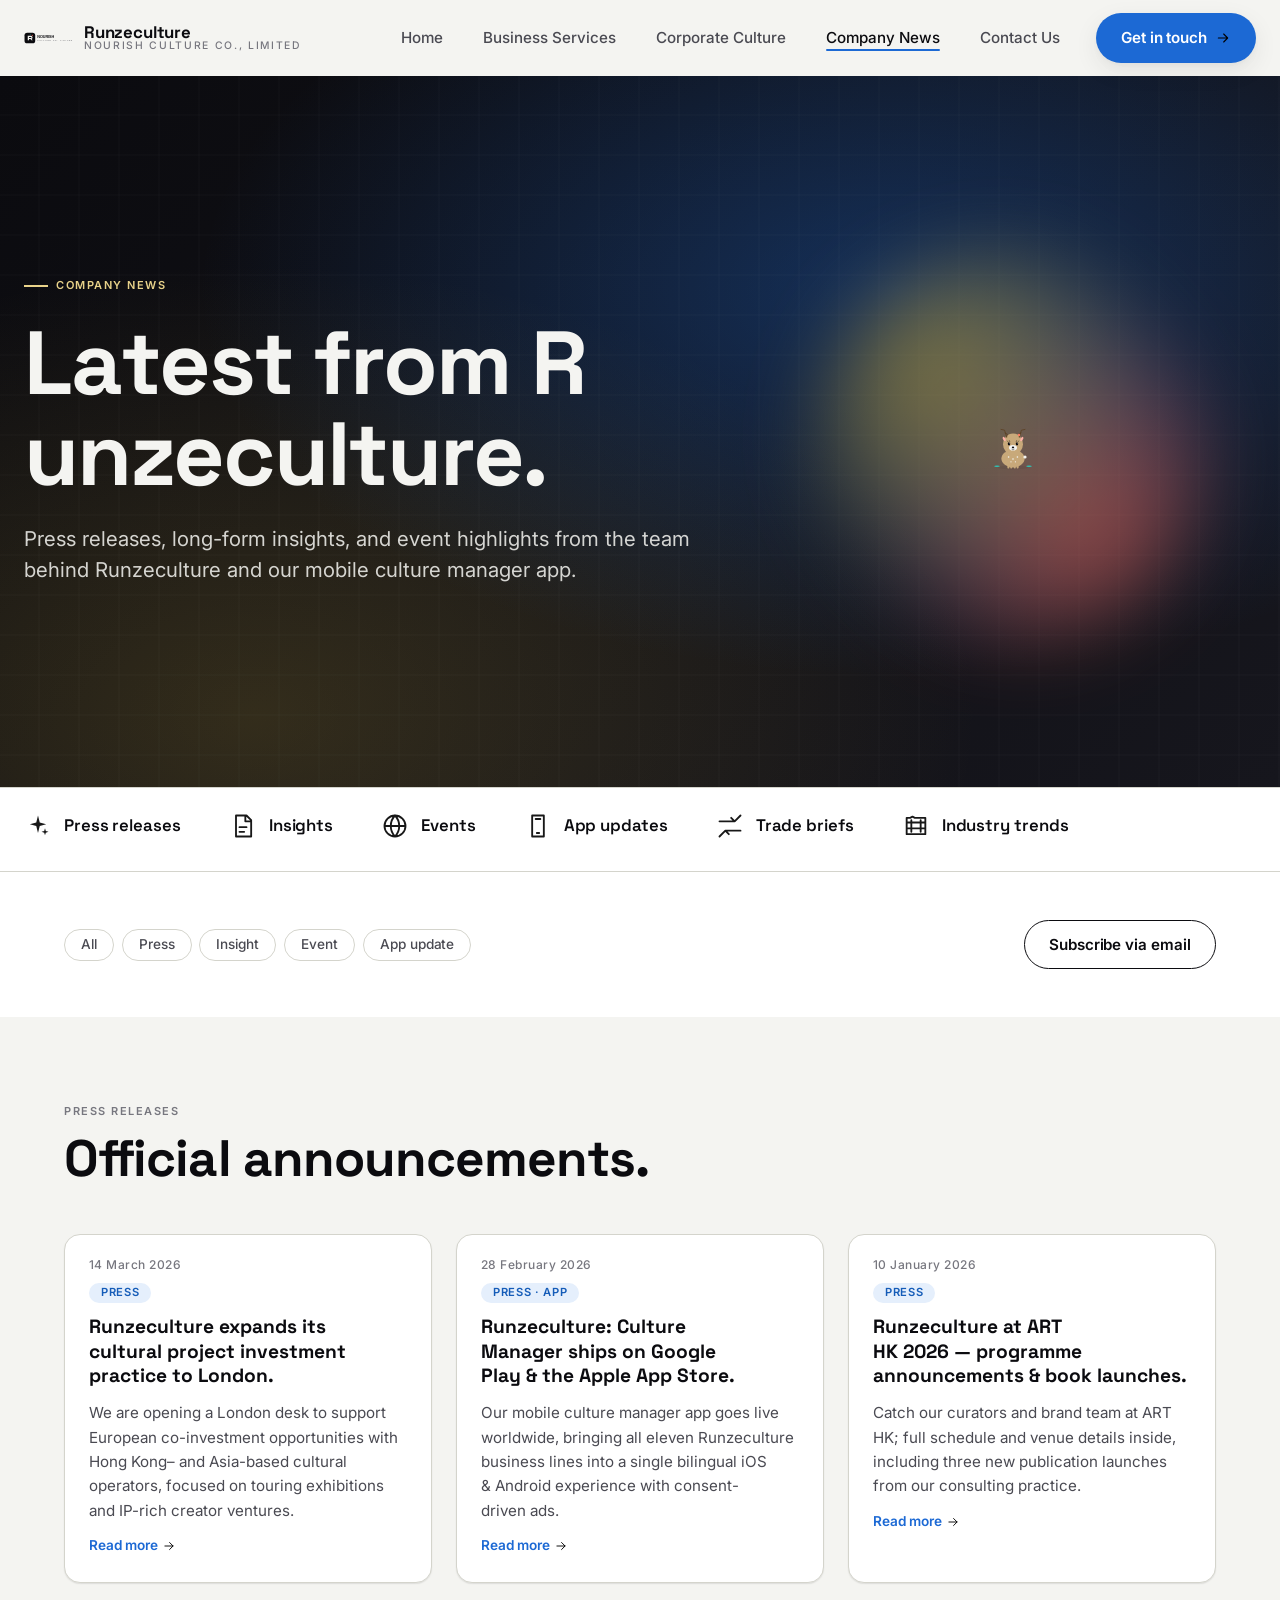
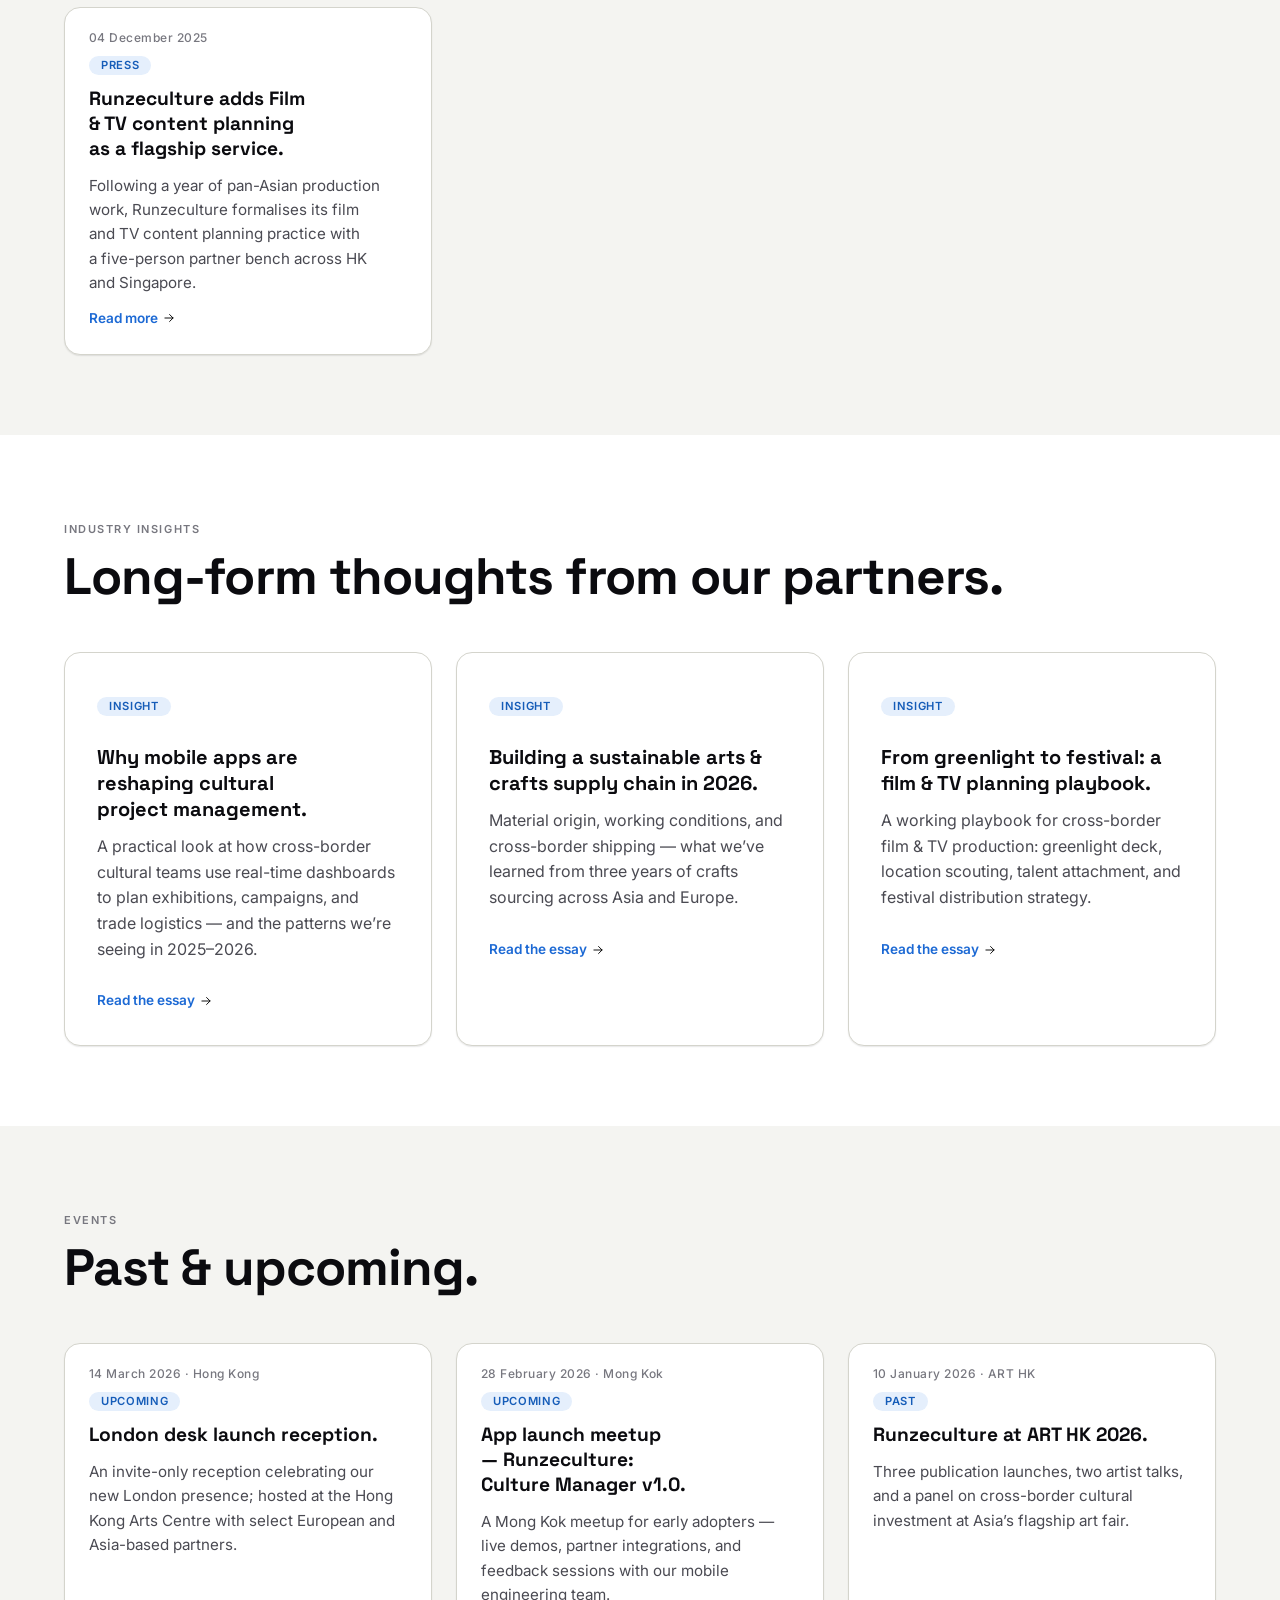
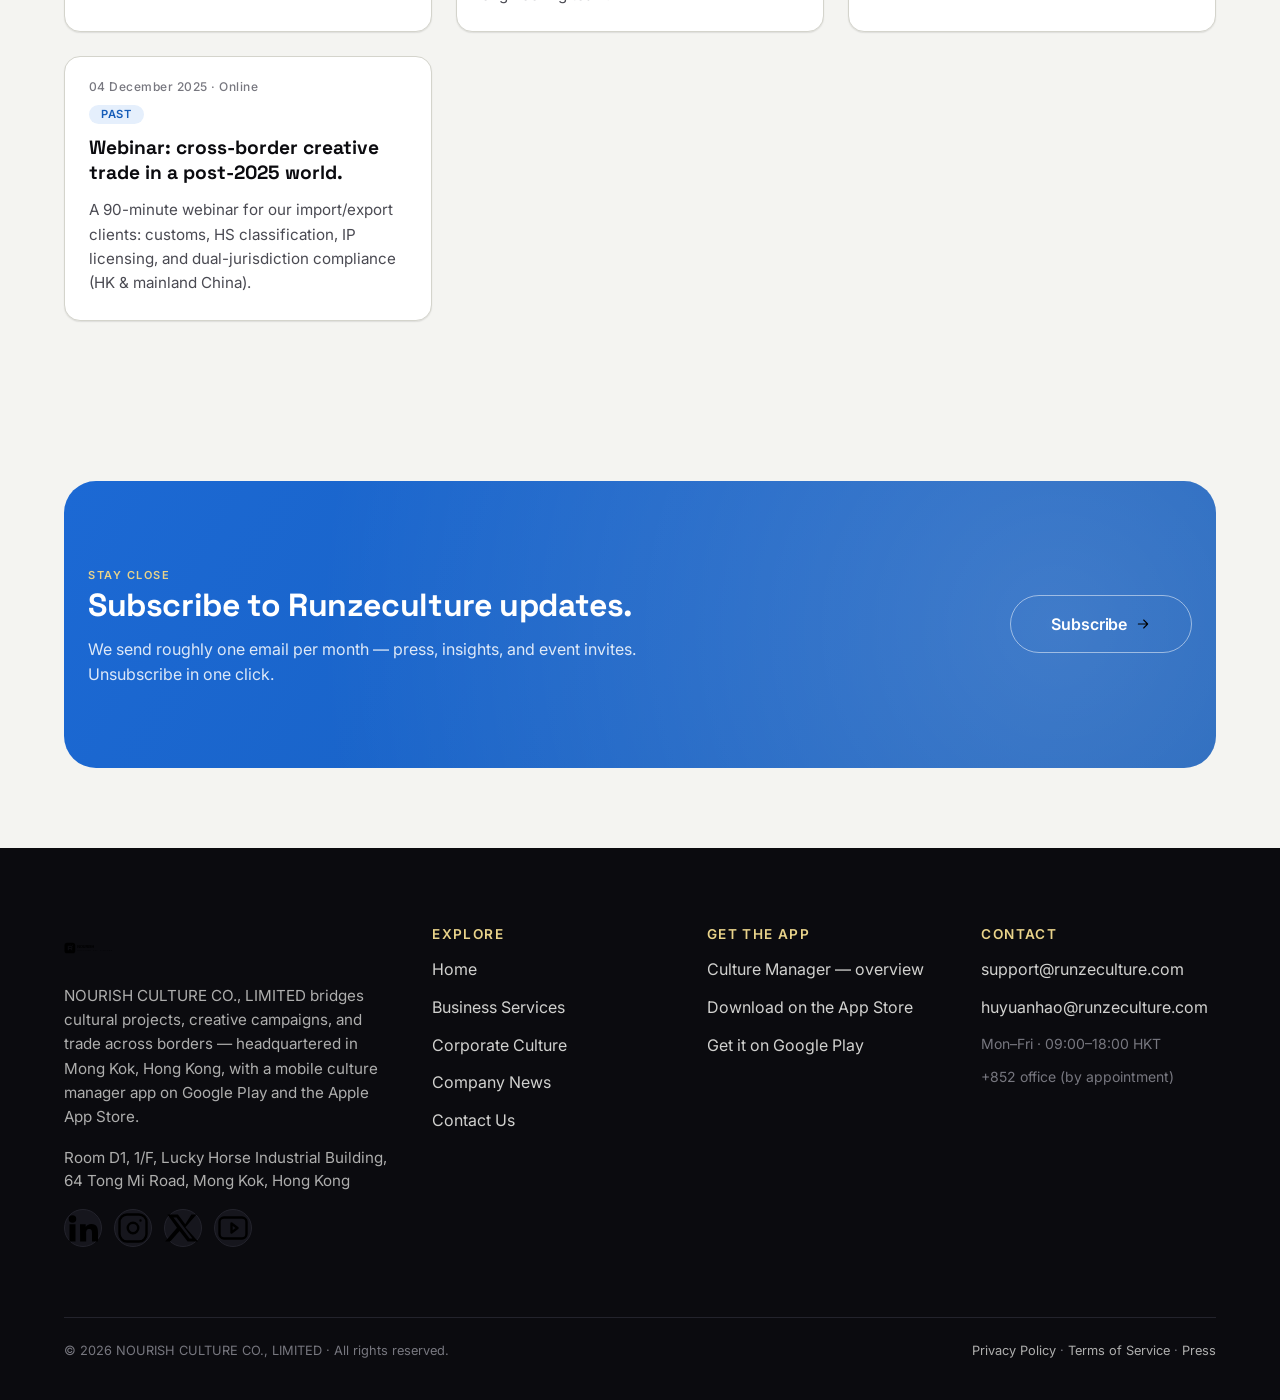
<file: news.html>
<!DOCTYPE html>
<html lang="en">
<head>
  <meta charset="UTF-8" />
  <meta name="viewport" content="width=device-width, initial-scale=1.0, viewport-fit=cover" />
  <title>News &amp; Insights — Runzeculture</title>
  <meta name="description" content="Press releases, industry insights, and event highlights from Runzeculture — the Hong Kong culture agency bridging creative projects, mobile apps, and global trade." />
  <meta name="keywords" content="runzeculture company news, runzeculture press release, hong kong cultural industry news, art event planning insights, mobile app for creatives update, film and tv planning trends, cross-border creative trade updates, exhibition industry news hong kong, online marketing trends asia" />
  <meta name="theme-color" content="#0B0B0F" />
  <meta name="robots" content="index, follow, max-image-preview:large" />

  <link rel="icon" type="image/svg+xml" href="images/logo/favicon.svg" />
  <link rel="canonical" href="https://runzeculture.com/news.html" />
  <link rel="preconnect" href="https://fonts.googleapis.com" />
  <link rel="preconnect" href="https://fonts.gstatic.com" crossorigin />
  <link rel="stylesheet" href="https://fonts.googleapis.com/css2?family=Inter:wght@400;500;600;700&family=Space+Grotesk:wght@500;700;800&display=swap" />
  <link rel="stylesheet" href="css/styles.css" />

  <meta property="og:type" content="website" />
  <meta property="og:site_name" content="Runzeculture" />
  <meta property="og:title" content="News &amp; Insights — Runzeculture" />
  <meta property="og:description" content="Press releases, insights, and events from Runzeculture." />
  <meta property="og:url" content="https://runzeculture.com/news.html" />
  <meta property="og:image" content="https://runzeculture.com/images/og/og-cover.png" />
  <meta name="twitter:card" content="summary_large_image" />
  <meta name="twitter:title" content="News &amp; Insights — Runzeculture" />
  <meta name="twitter:image" content="https://runzeculture.com/images/og/og-cover.png" />

  <script type="application/ld+json">
  {
    "@context": "https://schema.org",
    "@type": "CollectionPage",
    "name": "News &amp; Insights — Runzeculture",
    "url": "https://runzeculture.com/news.html",
    "isPartOf": { "@type": "WebSite", "url": "https://runzeculture.com/", "name": "Runzeculture" },
    "inLanguage": "en"
  }
  </script>
  <script type="application/ld+json">
  {
    "@context": "https://schema.org",
    "@type": "BreadcrumbList",
    "itemListElement": [
      { "@type": "ListItem", "position": 1, "name": "Home", "item": "https://runzeculture.com/" },
      { "@type": "ListItem", "position": 2, "name": "Company News", "item": "https://runzeculture.com/news.html" }
    ]
  }
  </script>
</head>
<body data-page="news">
  <div id="site-header"></div>

  <main id="main">
    <!-- HERO -->
    <section class="hero" aria-labelledby="page-title">
      <div class="hero__bg" aria-hidden="true"></div>
      <div class="hero__inner">
        <div>
          <span class="hero__eyebrow t-overline">Company News</span>
          <h1 id="page-title" class="hero__title" data-split-text>Latest from <em>Runzeculture.</em></h1>
          <p class="hero__subtitle">Press releases, long-form insights, and event highlights from the team behind Runzeculture and our mobile culture manager app.</p>
        </div>
        <div class="hero__visual" aria-hidden="true">
          <div class="blob"></div>
          <div class="mascot-wrap">
            <img src="images/animals/deer.svg" alt="A friendly deer mascot peeking into view" />
          </div>
        </div>
      </div>
    </section>

    <!-- MARQUEE -->
    <div class="marquee" data-marquee-speed="36">
      <div class="marquee__track">
        <span class="marquee__item"><img src="images/icons/sparkle.svg" alt="" /> Press releases</span>
        <span class="marquee__item"><img src="images/icons/document.svg" alt="" /> Insights</span>
        <span class="marquee__item"><img src="images/icons/globe.svg" alt="" /> Events</span>
        <span class="marquee__item"><img src="images/icons/mobile-app.svg" alt="" /> App updates</span>
        <span class="marquee__item"><img src="images/icons/import-export.svg" alt="" /> Trade briefs</span>
        <span class="marquee__item"><img src="images/icons/film.svg" alt="" /> Industry trends</span>
      </div>
    </div>

    <!-- TAG FILTER -->
    <section class="section section--paper" style="padding-block: var(--space-12);">
      <div class="container flex items-center justify-between flex-wrap gap-6" data-reveal>
        <div class="tag-cloud" id="news-filter">
          <button class="tag btn" data-tag-filter="all" aria-pressed="true">All</button>
          <button class="tag btn" data-tag-filter="press" aria-pressed="false">Press</button>
          <button class="tag btn" data-tag-filter="insight" aria-pressed="false">Insight</button>
          <button class="tag btn" data-tag-filter="event" aria-pressed="false">Event</button>
          <button class="tag btn" data-tag-filter="app" aria-pressed="false">App update</button>
        </div>
        <a class="btn btn--secondary" href="mailto:support@runzeculture.com">Subscribe via email</a>
      </div>
    </section>

    <!-- PRESS RELEASES -->
    <section class="section" aria-labelledby="press-title">
      <div class="container">
        <div class="mb-12" data-reveal>
          <span class="t-overline text-muted">Press releases</span>
          <h2 id="press-title" class="t-display-lg mt-2">Official announcements.</h2>
        </div>
        <div class="news-grid">
          <article class="card news-card" data-tags="press" data-reveal>
            <div class="news-card__date">14 March 2026</div>
            <span class="news-card__tag">Press</span>
            <h3 class="news-card__title">Runzeculture expands its cultural project investment practice to London.</h3>
            <p class="news-card__excerpt">We are opening a London desk to support European co-investment opportunities with Hong Kong– and Asia-based cultural operators, focused on touring exhibitions and IP-rich creator ventures.</p>
            <a class="news-card__more" href="mailto:support@runzeculture.com">Read more <img class="arrow" src="images/icons/arrow-right.svg" alt="" width="14" height="14" /></a>
          </article>
          <article class="card news-card" data-tags="press app" data-reveal>
            <div class="news-card__date">28 February 2026</div>
            <span class="news-card__tag">Press · App</span>
            <h3 class="news-card__title">Runzeculture: Culture Manager ships on Google Play &amp; the Apple App Store.</h3>
            <p class="news-card__excerpt">Our mobile culture manager app goes live worldwide, bringing all eleven Runzeculture business lines into a single bilingual iOS &amp; Android experience with consent-driven ads.</p>
            <a class="news-card__more" href="mailto:support@runzeculture.com">Read more <img class="arrow" src="images/icons/arrow-right.svg" alt="" width="14" height="14" /></a>
          </article>
          <article class="card news-card" data-tags="press" data-reveal>
            <div class="news-card__date">10 January 2026</div>
            <span class="news-card__tag">Press</span>
            <h3 class="news-card__title">Runzeculture at ART HK 2026 — programme announcements &amp; book launches.</h3>
            <p class="news-card__excerpt">Catch our curators and brand team at ART HK; full schedule and venue details inside, including three new publication launches from our consulting practice.</p>
            <a class="news-card__more" href="mailto:support@runzeculture.com">Read more <img class="arrow" src="images/icons/arrow-right.svg" alt="" width="14" height="14" /></a>
          </article>
          <article class="card news-card" data-tags="press" data-reveal>
            <div class="news-card__date">04 December 2025</div>
            <span class="news-card__tag">Press</span>
            <h3 class="news-card__title">Runzeculture adds Film &amp; TV content planning as a flagship service.</h3>
            <p class="news-card__excerpt">Following a year of pan-Asian production work, Runzeculture formalises its film and TV content planning practice with a five-person partner bench across HK and Singapore.</p>
            <a class="news-card__more" href="mailto:support@runzeculture.com">Read more <img class="arrow" src="images/icons/arrow-right.svg" alt="" width="14" height="14" /></a>
          </article>
        </div>
      </div>
    </section>

    <!-- INSIGHTS -->
    <section class="section section--paper" aria-labelledby="insights-title">
      <div class="container">
        <div class="mb-12" data-reveal>
          <span class="t-overline text-muted">Industry insights</span>
          <h2 id="insights-title" class="t-display-lg mt-2">Long-form thoughts from our partners.</h2>
        </div>
        <div class="grid grid--3">
          <article class="card" data-tags="insight" data-reveal>
            <span class="news-card__tag">Insight</span>
            <h3 class="card__title mt-4">Why mobile apps are reshaping cultural project management.</h3>
            <p class="card__desc">A practical look at how cross-border cultural teams use real-time dashboards to plan exhibitions, campaigns, and trade logistics — and the patterns we&rsquo;re seeing in 2025–2026.</p>
            <a class="news-card__more mt-4" href="mailto:support@runzeculture.com">Read the essay <img class="arrow" src="images/icons/arrow-right.svg" alt="" width="14" height="14" /></a>
          </article>
          <article class="card" data-tags="insight" data-reveal>
            <span class="news-card__tag">Insight</span>
            <h3 class="card__title mt-4">Building a sustainable arts &amp; crafts supply chain in 2026.</h3>
            <p class="card__desc">Material origin, working conditions, and cross-border shipping — what we&rsquo;ve learned from three years of crafts sourcing across Asia and Europe.</p>
            <a class="news-card__more mt-4" href="mailto:support@runzeculture.com">Read the essay <img class="arrow" src="images/icons/arrow-right.svg" alt="" width="14" height="14" /></a>
          </article>
          <article class="card" data-tags="insight" data-reveal>
            <span class="news-card__tag">Insight</span>
            <h3 class="card__title mt-4">From greenlight to festival: a film &amp; TV planning playbook.</h3>
            <p class="card__desc">A working playbook for cross-border film &amp; TV production: greenlight deck, location scouting, talent attachment, and festival distribution strategy.</p>
            <a class="news-card__more mt-4" href="mailto:support@runzeculture.com">Read the essay <img class="arrow" src="images/icons/arrow-right.svg" alt="" width="14" height="14" /></a>
          </article>
        </div>
      </div>
    </section>

    <!-- EVENTS -->
    <section class="section" aria-labelledby="events-title">
      <div class="container">
        <div class="mb-12" data-reveal>
          <span class="t-overline text-muted">Events</span>
          <h2 id="events-title" class="t-display-lg mt-2">Past &amp; upcoming.</h2>
        </div>
        <div class="news-grid">
          <article class="card news-card" data-tags="event" data-reveal>
            <div class="news-card__date">14 March 2026 · Hong Kong</div>
            <span class="news-card__tag">Upcoming</span>
            <h3 class="news-card__title">London desk launch reception.</h3>
            <p class="news-card__excerpt">An invite-only reception celebrating our new London presence; hosted at the Hong Kong Arts Centre with select European and Asia-based partners.</p>
          </article>
          <article class="card news-card" data-tags="event" data-reveal>
            <div class="news-card__date">28 February 2026 · Mong Kok</div>
            <span class="news-card__tag">Upcoming</span>
            <h3 class="news-card__title">App launch meetup — Runzeculture: Culture Manager v1.0.</h3>
            <p class="news-card__excerpt">A Mong Kok meetup for early adopters — live demos, partner integrations, and feedback sessions with our mobile engineering team.</p>
          </article>
          <article class="card news-card" data-tags="event" data-reveal>
            <div class="news-card__date">10 January 2026 · ART HK</div>
            <span class="news-card__tag">Past</span>
            <h3 class="news-card__title">Runzeculture at ART HK 2026.</h3>
            <p class="news-card__excerpt">Three publication launches, two artist talks, and a panel on cross-border cultural investment at Asia&rsquo;s flagship art fair.</p>
          </article>
          <article class="card news-card" data-tags="event" data-reveal>
            <div class="news-card__date">04 December 2025 · Online</div>
            <span class="news-card__tag">Past</span>
            <h3 class="news-card__title">Webinar: cross-border creative trade in a post-2025 world.</h3>
            <p class="news-card__excerpt">A 90-minute webinar for our import/export clients: customs, HS classification, IP licensing, and dual-jurisdiction compliance (HK &amp; mainland China).</p>
          </article>
        </div>
      </div>
    </section>

    <!-- SUBSCRIBE CTA -->
    <div class="container">
      <div class="cta-strip" data-reveal>
        <div class="cta-strip__inner">
          <div>
            <span class="t-overline" style="color: var(--color-gold-300);">Stay close</span>
            <h2>Subscribe to Runzeculture updates.</h2>
            <p>We send roughly one email per month — press, insights, and event invites. Unsubscribe in one click.</p>
          </div>
          <a class="btn btn--ghost btn--lg" href="mailto:support@runzeculture.com?subject=Subscribe" data-magnetic>
            Subscribe
            <img class="arrow" src="images/icons/arrow-right.svg" alt="" width="16" height="16" />
          </a>
        </div>
      </div>
    </div>
  </main>

  <div id="site-footer"></div>

  <script src="js/partials.js" defer></script>
  <script src="js/animations.js" defer></script>
  <script src="js/contact-form.js" defer></script>
  <script src="js/app.js" defer></script>
</body>
</html>
</file>
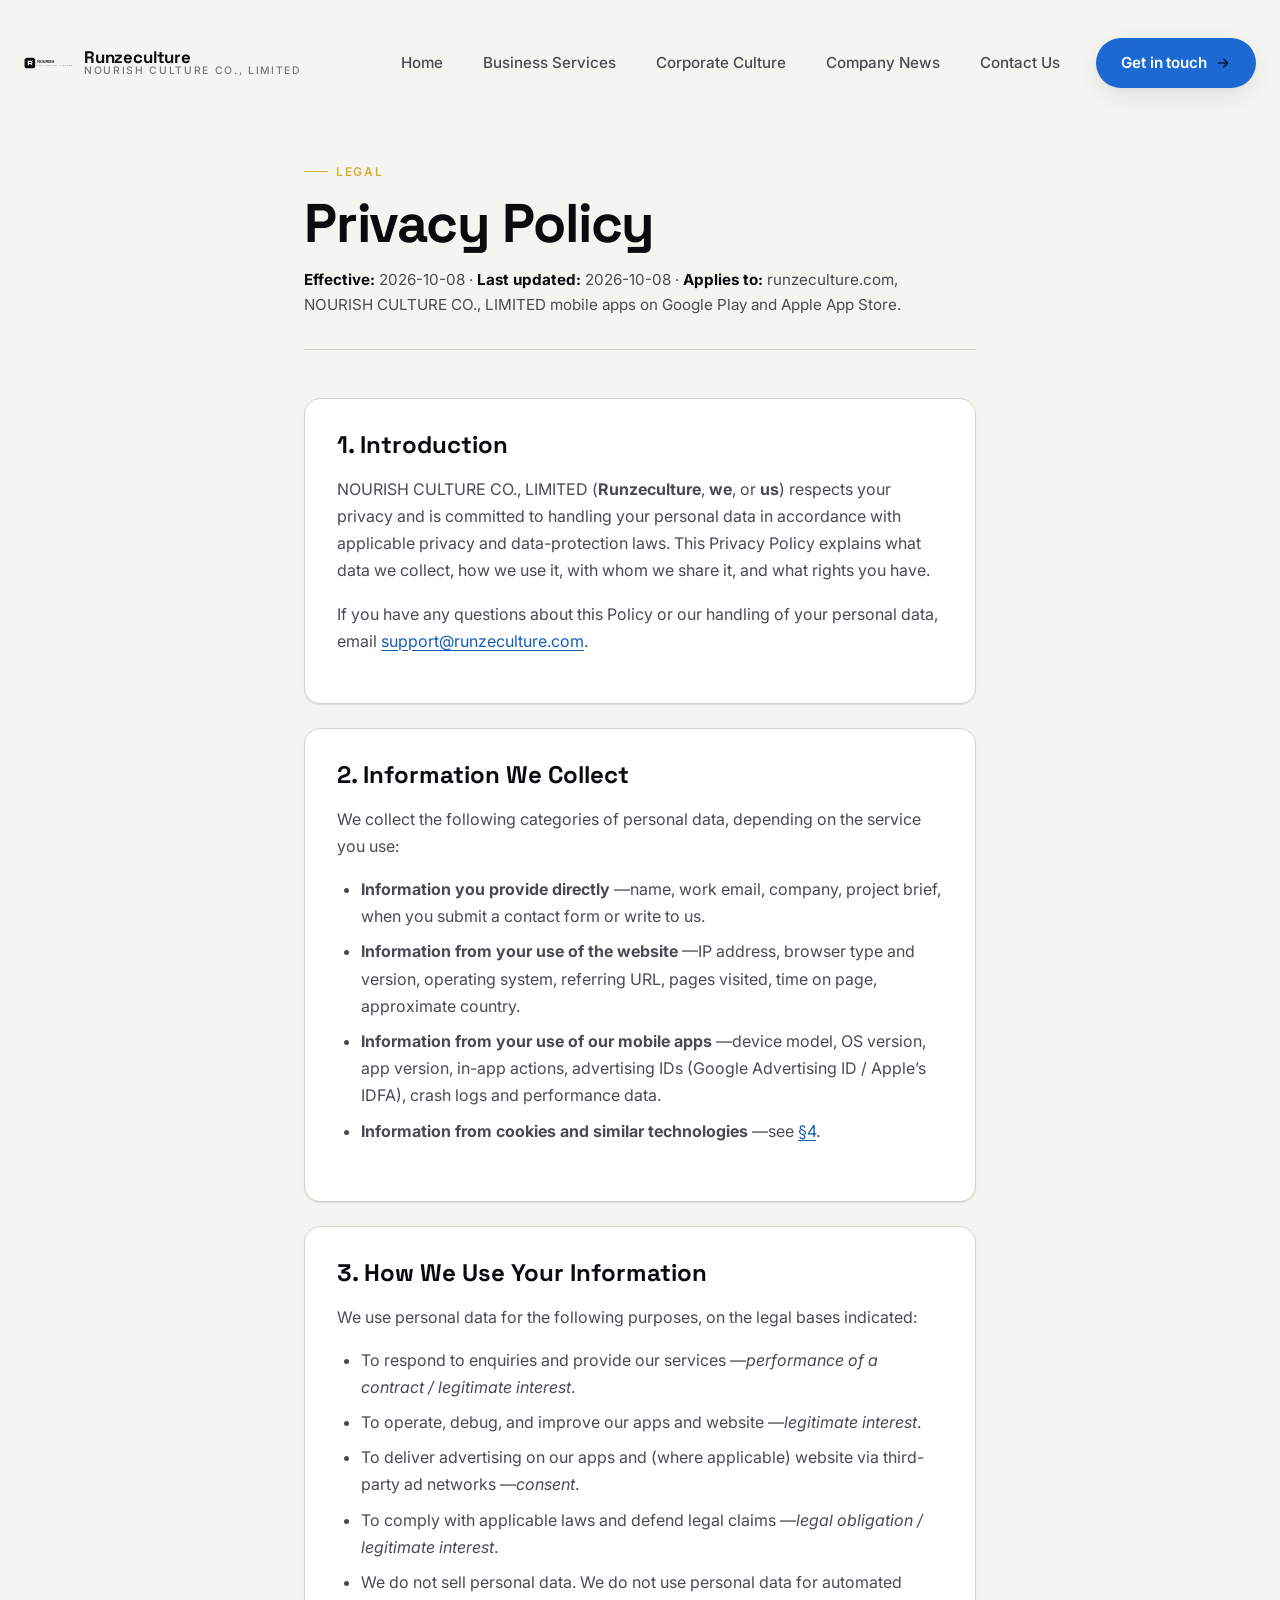
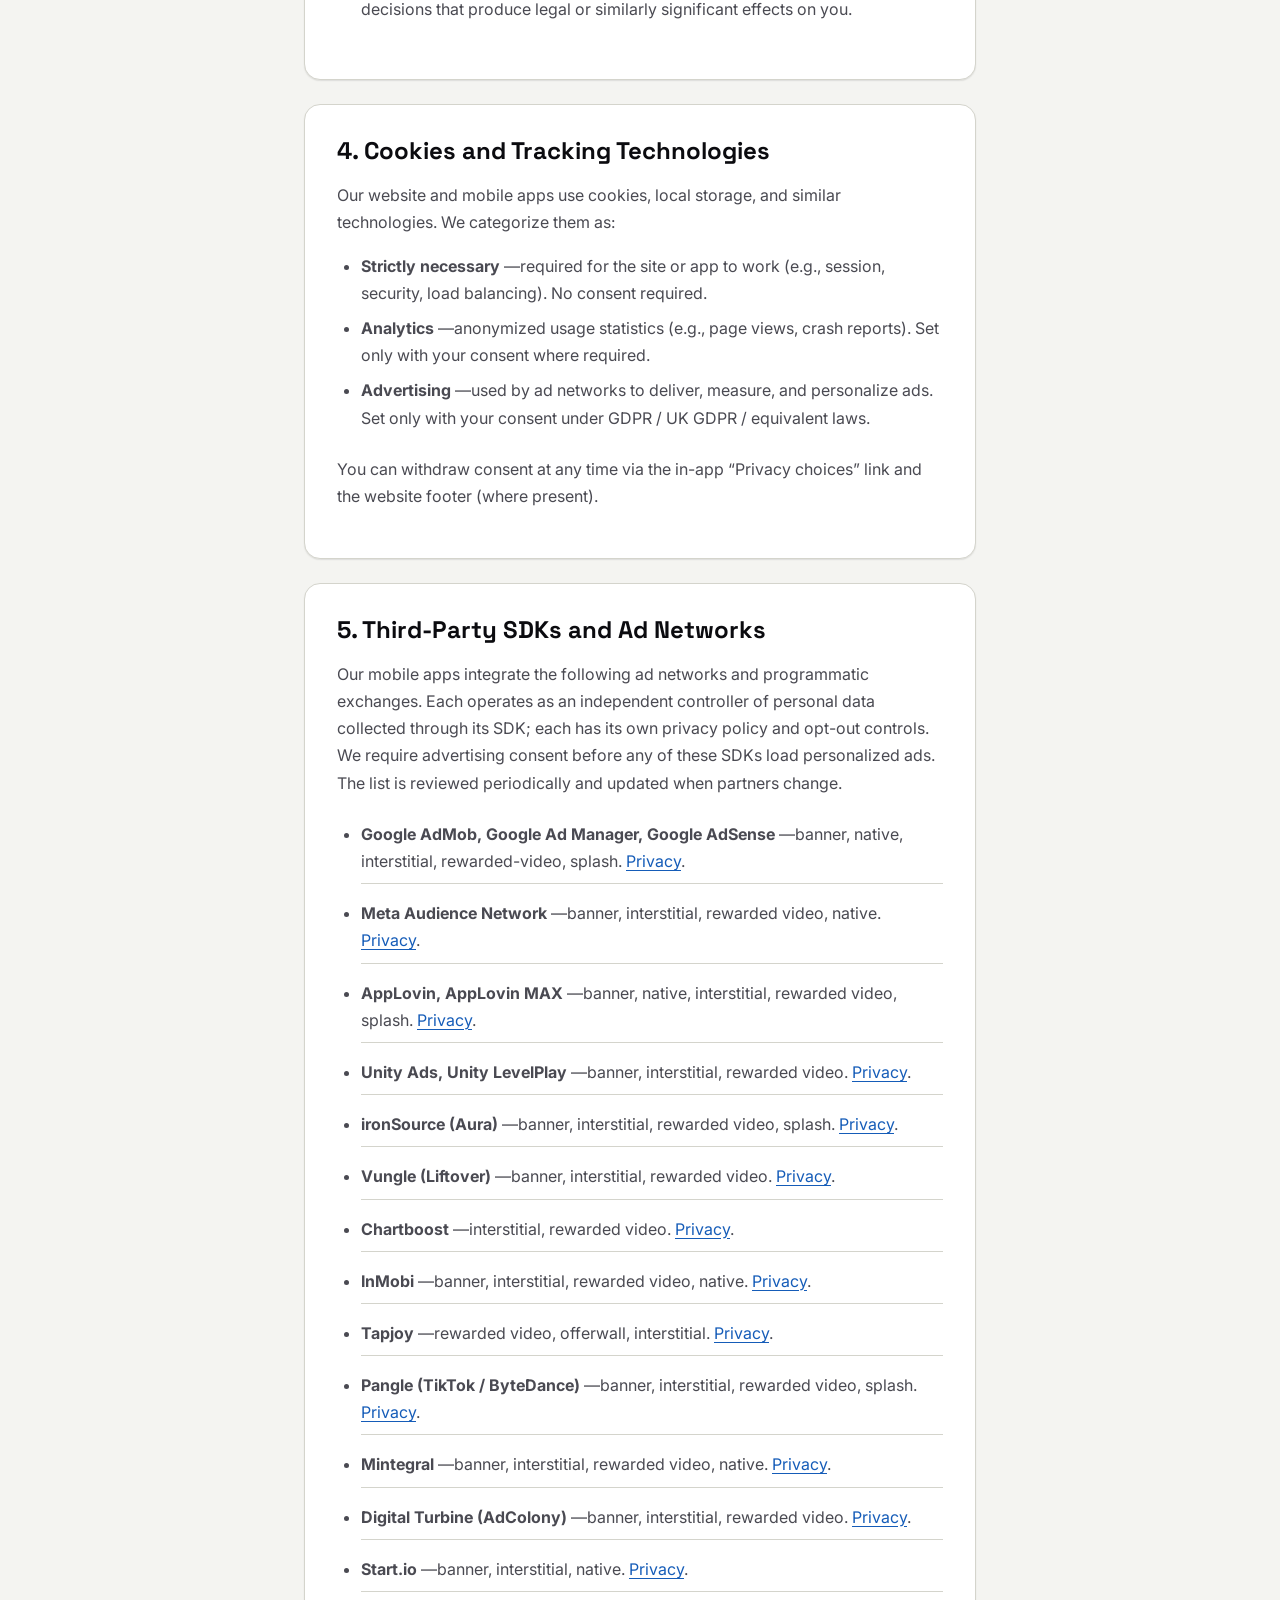
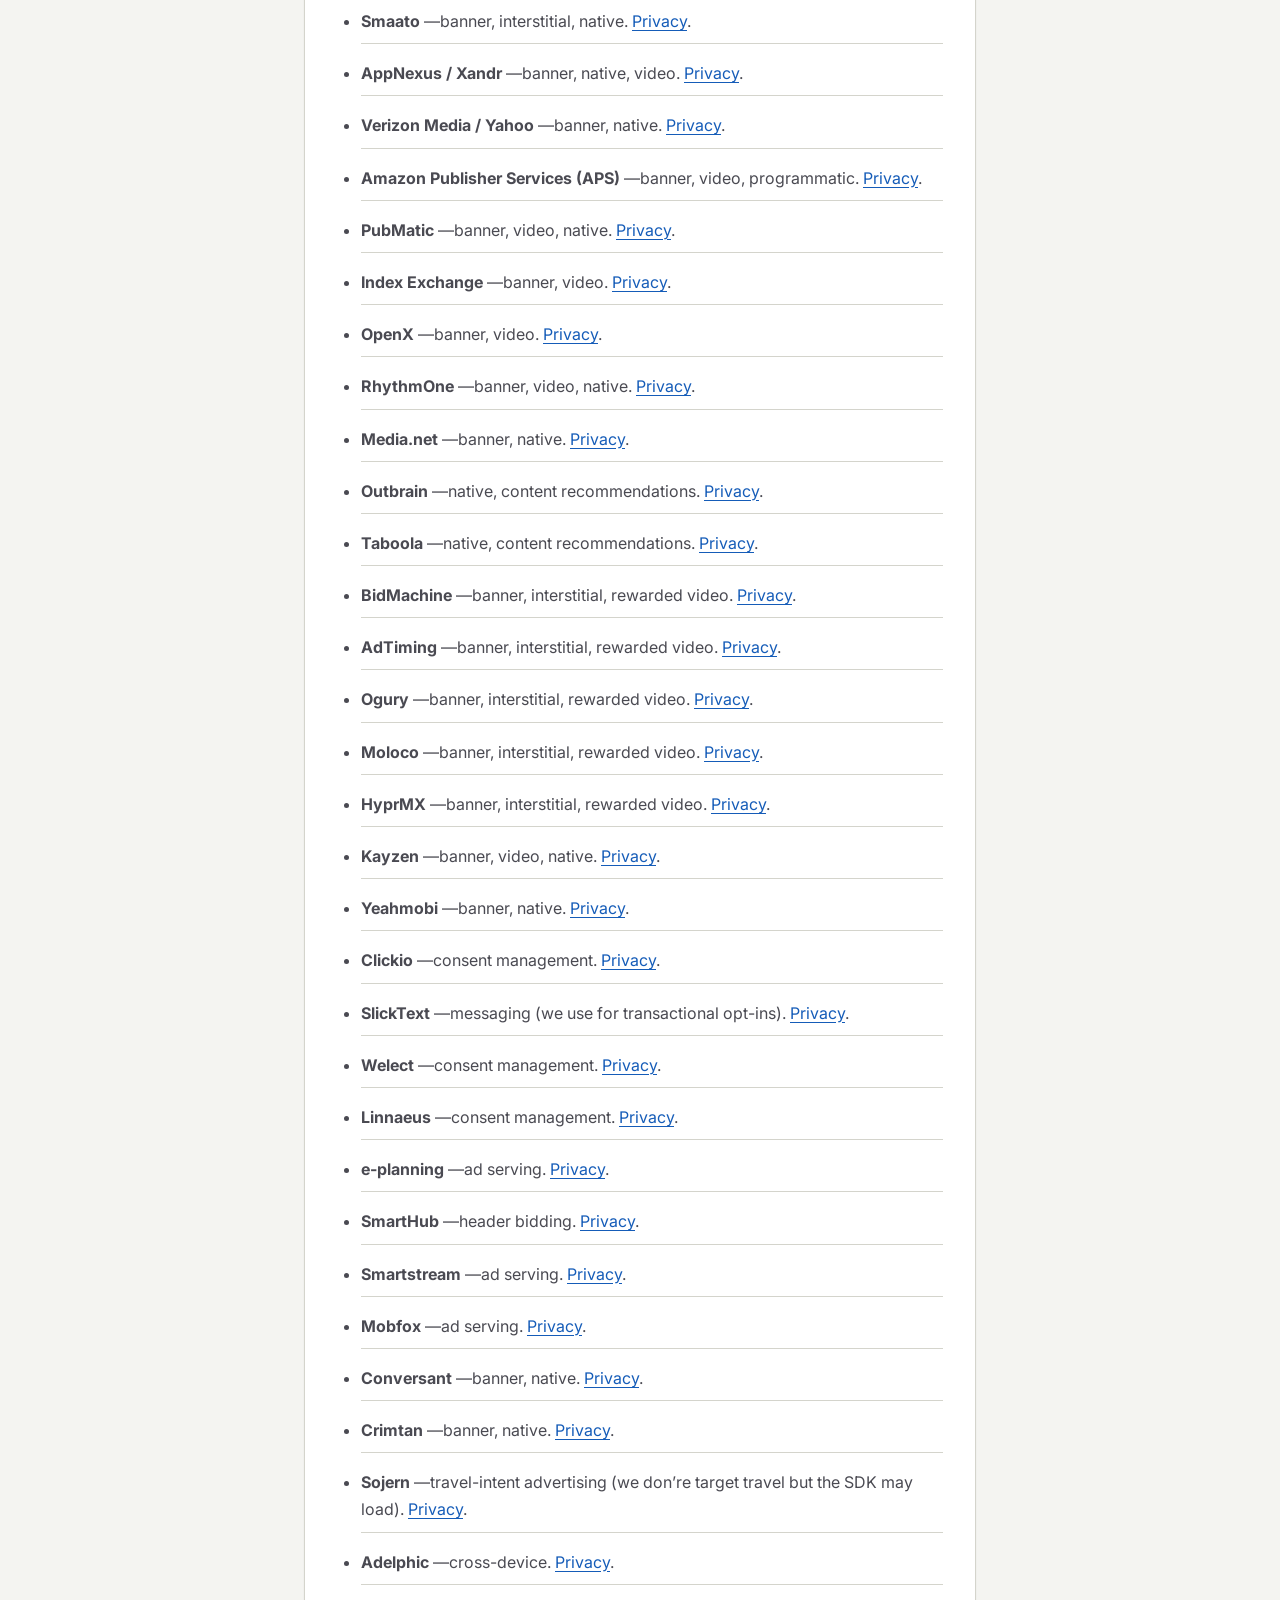
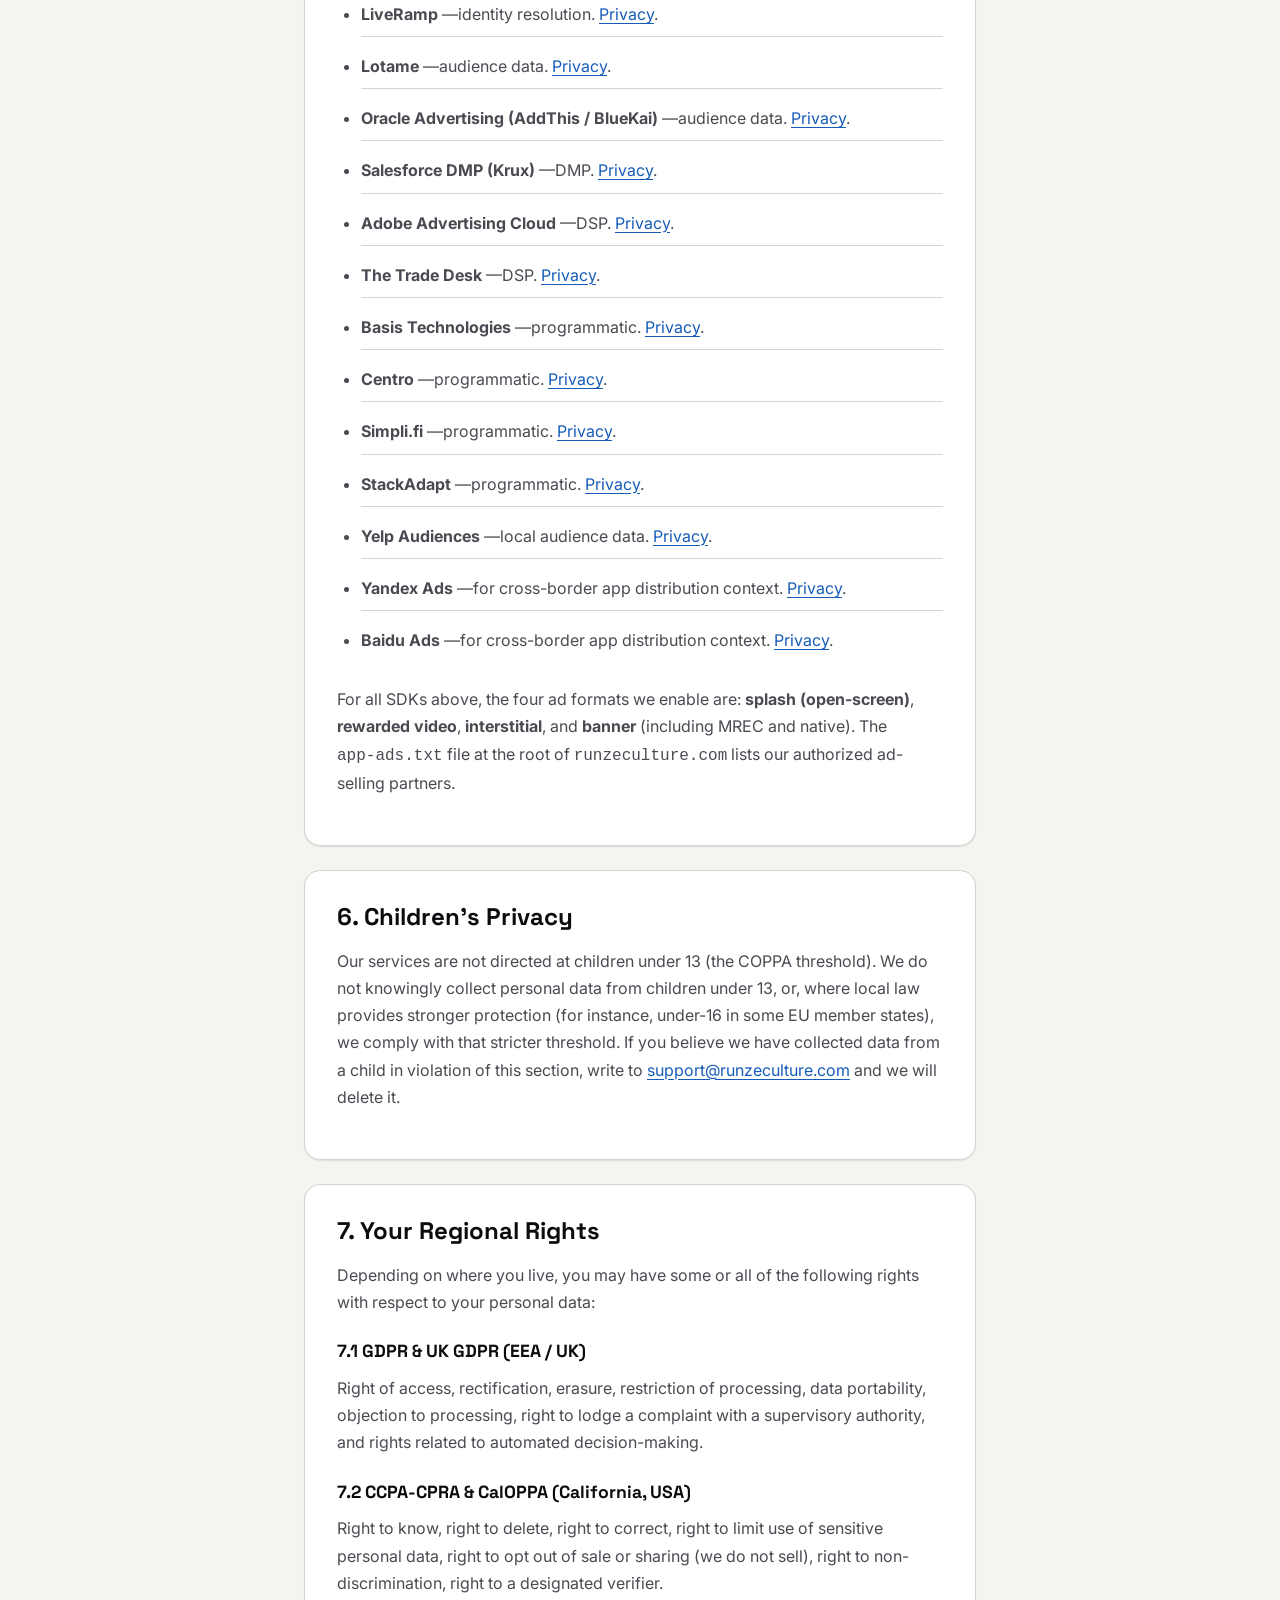
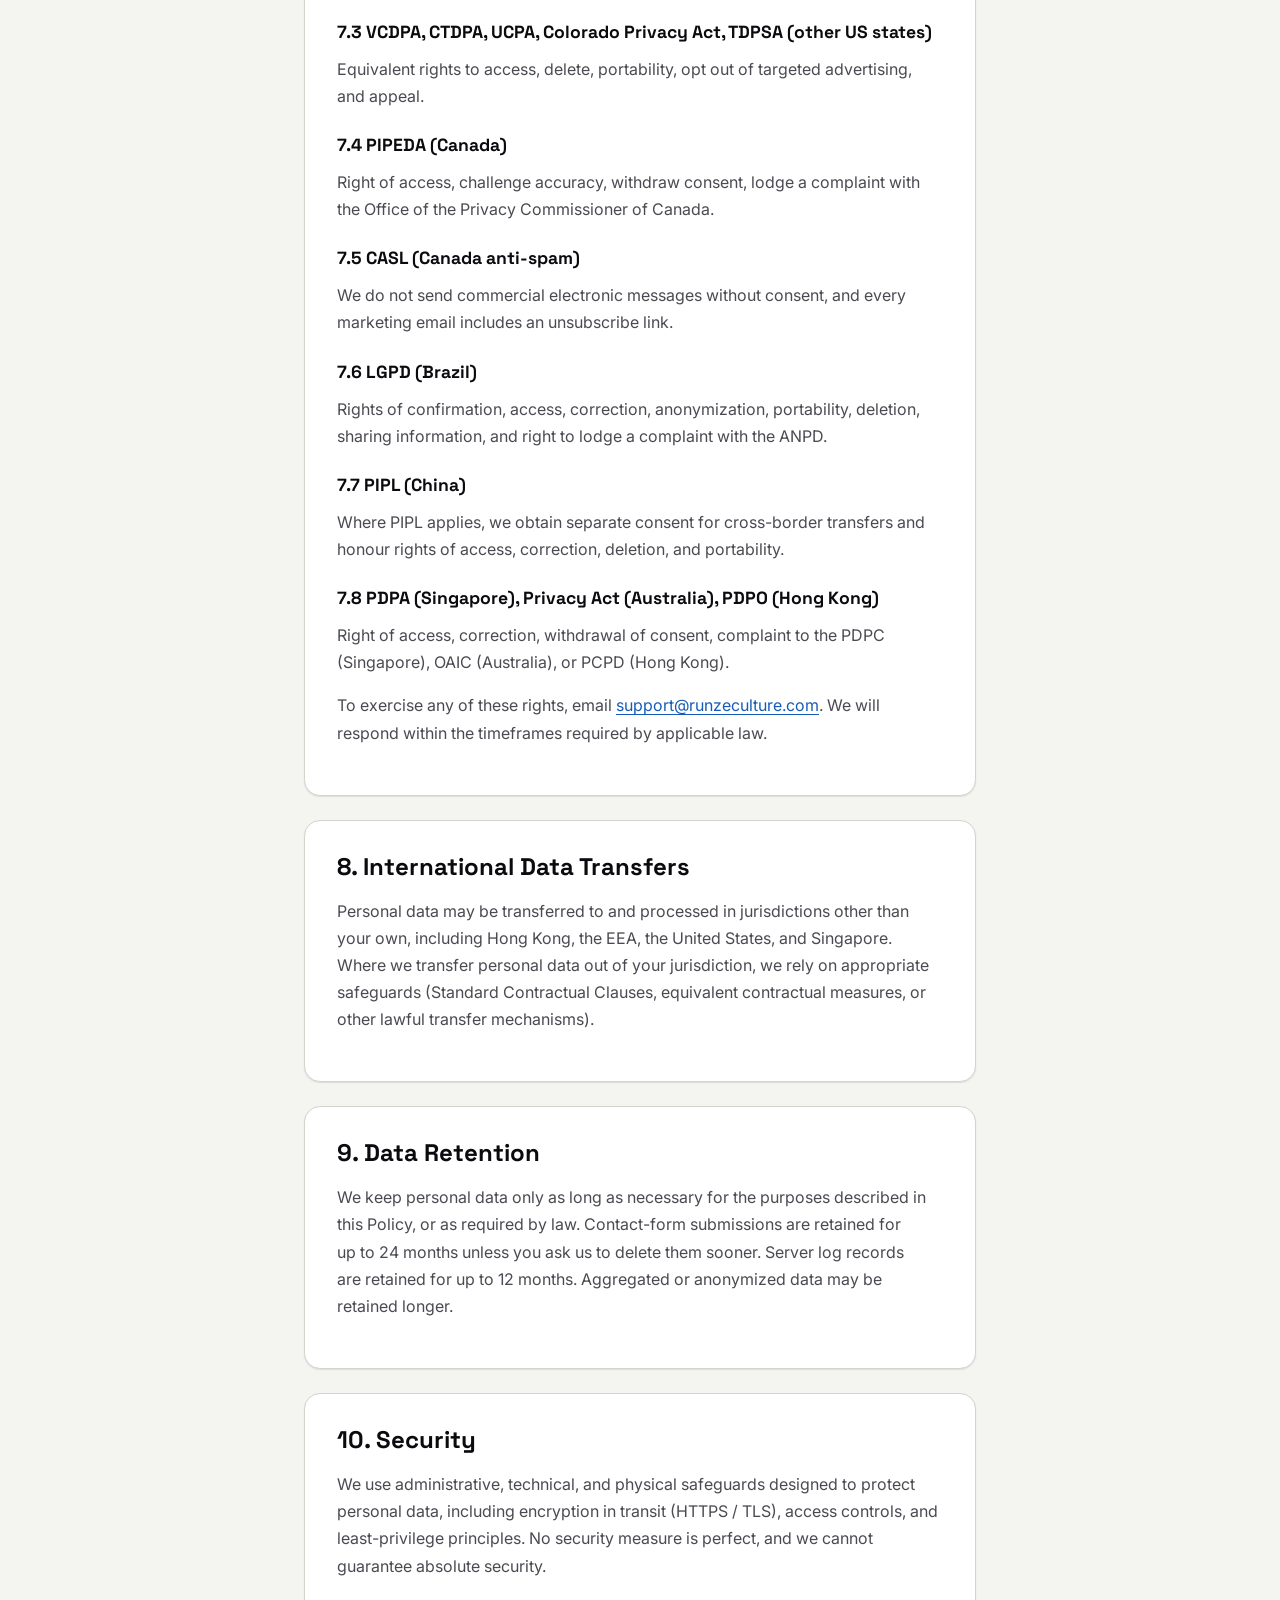
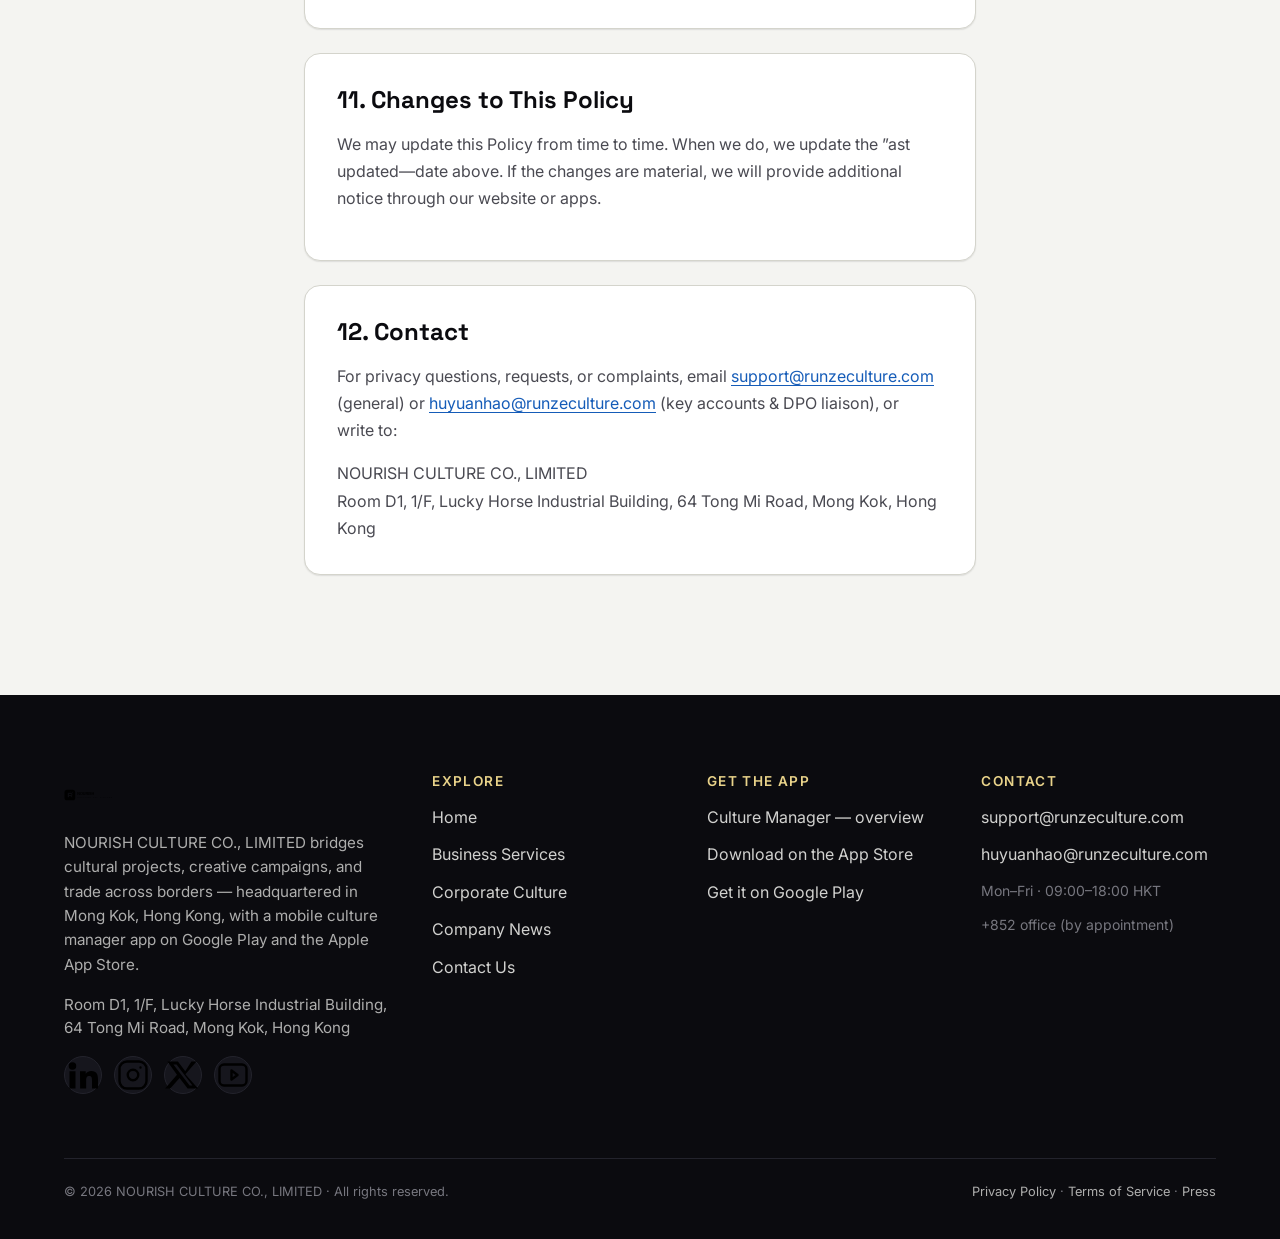
<file: privacy.html>
﻿﻿<!DOCTYPE html>
<html lang="en">
<head>
  <meta charset="UTF-8" />
  <meta name="viewport" content="width=device-width, initial-scale=1.0, viewport-fit=cover" />
  <title>Privacy Policy —Runzeculture</title>
  <meta name="description" content="Runzeculture Privacy Policy. How NOURISH CULTURE CO., LIMITED collects, uses, and protects personal data across our website and mobile apps on Google Play and Apple App Store." />
  <meta name="keywords" content="runzeculture privacy policy, hk privacy policy, app privacy policy, admob privacy, app-ads.txt" />
  <meta name="theme-color" content="#0B0B0F" />
  <meta name="robots" content="index, follow" />
  <link rel="icon" type="image/svg+xml" href="images/logo/favicon.svg" />
  <link rel="canonical" href="https://runzeculture.com/privacy.html" />
  <link rel="preconnect" href="https://fonts.googleapis.com" />
  <link rel="preconnect" href="https://fonts.gstatic.com" crossorigin />
  <link rel="stylesheet" href="https://fonts.googleapis.com/css2?family=Inter:wght@400;500;600;700&family=Space+Grotesk:wght@500;700;800&display=swap" />
  <link rel="stylesheet" href="css/styles.css" />
  <meta property="og:title" content="Privacy Policy —Runzeculture" />
  <meta property="og:description" content="How NOURISH CULTURE CO., LIMITED handles personal data across our website and apps." />
  <meta property="og:url" content="https://runzeculture.com/privacy.html" />
  <meta name="twitter:card" content="summary_large_image" />
  <script type="application/ld+json">
  {
    "@context": "https://schema.org",
    "@type": "PrivacyPolicy",
    "url": "https://runzeculture.com/privacy.html",
    "name": "Runzeculture Privacy Policy",
    "provider": { "@type": "Organization", "name": "NOURISH CULTURE CO., LIMITED", "url": "https://runzeculture.com/" }
  }
  </script>
</head>
<body class="page page-legal" data-page="privacy">
  <a class="skip-link" href="#main">Skip to main content</a>

  
  <div id="site-header"></div>
<main id="main" class="container container--legal">
    <header class="legal-head">
      <p class="eyebrow">Legal</p>
      <h1>Privacy Policy</h1>
      <p class="legal-meta"><strong>Effective:</strong> 2026-10-08 &middot; <strong>Last updated:</strong> 2026-10-08 &middot; <strong>Applies to:</strong> runzeculture.com, NOURISH CULTURE CO., LIMITED mobile apps on Google Play and Apple App Store.</p>
    </header>

    <section id="introduction">
      <h2>1. Introduction</h2>
      <p>NOURISH CULTURE CO., LIMITED (<strong>Runzeculture</strong>, <strong>we</strong>, or <strong>us</strong>) respects your privacy and is committed to handling your personal data in accordance with applicable privacy and data-protection laws. This Privacy Policy explains what data we collect, how we use it, with whom we share it, and what rights you have.</p>
      <p>If you have any questions about this Policy or our handling of your personal data, email <a href="mailto:support@runzeculture.com">support@runzeculture.com</a>.</p>
    </section>

    <section id="information-we-collect">
      <h2>2. Information We Collect</h2>
      <p>We collect the following categories of personal data, depending on the service you use:</p>
      <ul>
        <li><strong>Information you provide directly</strong> —name, work email, company, project brief, when you submit a contact form or write to us.</li>
        <li><strong>Information from your use of the website</strong> —IP address, browser type and version, operating system, referring URL, pages visited, time on page, approximate country.</li>
        <li><strong>Information from your use of our mobile apps</strong> —device model, OS version, app version, in-app actions, advertising IDs (Google Advertising ID / Apple’s IDFA), crash logs and performance data.</li>
        <li><strong>Information from cookies and similar technologies</strong> —see <a href="#cookies">§4</a>.</li>
      </ul>
    </section>

    <section id="how-we-use">
      <h2>3. How We Use Your Information</h2>
      <p>We use personal data for the following purposes, on the legal bases indicated:</p>
      <ul>
        <li>To respond to enquiries and provide our services —<em>performance of a contract / legitimate interest</em>.</li>
        <li>To operate, debug, and improve our apps and website —<em>legitimate interest</em>.</li>
        <li>To deliver advertising on our apps and (where applicable) website via third-party ad networks —<em>consent</em>.</li>
        <li>To comply with applicable laws and defend legal claims —<em>legal obligation / legitimate interest</em>.</li>
        <li>We do not sell personal data. We do not use personal data for automated decisions that produce legal or similarly significant effects on you.</li>
      </ul>
    </section>

    <section id="cookies">
      <h2>4. Cookies and Tracking Technologies</h2>
      <p>Our website and mobile apps use cookies, local storage, and similar technologies. We categorize them as:</p>
      <ul>
        <li><strong>Strictly necessary</strong> —required for the site or app to work (e.g., session, security, load balancing). No consent required.</li>
        <li><strong>Analytics</strong> —anonymized usage statistics (e.g., page views, crash reports). Set only with your consent where required.</li>
        <li><strong>Advertising</strong> —used by ad networks to deliver, measure, and personalize ads. Set only with your consent under GDPR / UK GDPR / equivalent laws.</li>
      </ul>
      <p>You can withdraw consent at any time via the in-app &ldquo;Privacy choices&rdquo; link and the website footer (where present).</p>
    </section>

    <section id="ad-networks">
      <h2>5. Third-Party SDKs and Ad Networks</h2>
      <p>Our mobile apps integrate the following ad networks and programmatic exchanges. Each operates as an independent controller of personal data collected through its SDK; each has its own privacy policy and opt-out controls. We require advertising consent before any of these SDKs load personalized ads. The list is reviewed periodically and updated when partners change.</p>
      <ul class="adnetworks">
        <li><strong>Google AdMob, Google Ad Manager, Google AdSense</strong> —banner, native, interstitial, rewarded-video, splash. <a href="https://policies.google.com/privacy" rel="noopener">Privacy</a>.</li>
        <li><strong>Meta Audience Network</strong> —banner, interstitial, rewarded video, native. <a href="https://www.facebook.com/policy.php" rel="noopener">Privacy</a>.</li>
        <li><strong>AppLovin, AppLovin MAX</strong> —banner, native, interstitial, rewarded video, splash. <a href="https://www.applovin.com/privacy/" rel="noopener">Privacy</a>.</li>
        <li><strong>Unity Ads, Unity LevelPlay</strong> —banner, interstitial, rewarded video. <a href="https://unity.com/legal/privacy-policy" rel="noopener">Privacy</a>.</li>
        <li><strong>ironSource (Aura)</strong> —banner, interstitial, rewarded video, splash. <a href="https://www.is.com/ironSource/privacy-policy.html" rel="noopener">Privacy</a>.</li>
        <li><strong>Vungle (Liftover)</strong> —banner, interstitial, rewarded video. <a href="https://vungle.com/privacy/" rel="noopener">Privacy</a>.</li>
        <li><strong>Chartboost</strong> —interstitial, rewarded video. <a href="https://www.chartboost.com/privacy/" rel="noopener">Privacy</a>.</li>
        <li><strong>InMobi</strong> —banner, interstitial, rewarded video, native. <a href="https://www.inmobi.com/privacy-policy/" rel="noopener">Privacy</a>.</li>
        <li><strong>Tapjoy</strong> —rewarded video, offerwall, interstitial. <a href="https://www.tapjoy.com/legal/general/privacy-policy" rel="noopener">Privacy</a>.</li>
        <li><strong>Pangle (TikTok / ByteDance)</strong> —banner, interstitial, rewarded video, splash. <a href="https://www.pangleglobal.com/privacy" rel="noopener">Privacy</a>.</li>
        <li><strong>Mintegral</strong> —banner, interstitial, rewarded video, native. <a href="https://www.mintegral.com/en/privacy" rel="noopener">Privacy</a>.</li>
        <li><strong>Digital Turbine (AdColony)</strong> —banner, interstitial, rewarded video. <a href="https://www.digitalturbine.com/privacy-policy" rel="noopener">Privacy</a>.</li>
        <li><strong>Start.io</strong> —banner, interstitial, native. <a href="https://www.start.io/policy/privacy" rel="noopener">Privacy</a>.</li>
        <li><strong>Smaato</strong> —banner, interstitial, native. <a href="https://www.smaato.com/privacy/" rel="noopener">Privacy</a>.</li>
        <li><strong>AppNexus / Xandr</strong> —banner, native, video. <a href="https://www.xandr.com/privacy/" rel="noopener">Privacy</a>.</li>
        <li><strong>Verizon Media / Yahoo</strong> —banner, native. <a href="https://www.verizonmedia.com/policies/ie/en/verizonmedia/privacy/index.html" rel="noopener">Privacy</a>.</li>
        <li><strong>Amazon Publisher Services (APS)</strong> —banner, video, programmatic. <a href="https://aps.amazon.com/aps/privacy/" rel="noopener">Privacy</a>.</li>
        <li><strong>PubMatic</strong> —banner, video, native. <a href="https://pubmatic.com/legal/privacy-policy/" rel="noopener">Privacy</a>.</li>
        <li><strong>Index Exchange</strong> —banner, video. <a href="https://www.indexexchange.com/privacy/" rel="noopener">Privacy</a>.</li>
        <li><strong>OpenX</strong> —banner, video. <a href="https://www.openx.com/legal/privacy-policy/" rel="noopener">Privacy</a>.</li>
        <li><strong>RhythmOne</strong> —banner, video, native. <a href="https://www.rhythmone.com/privacy-policy" rel="noopener">Privacy</a>.</li>
        <li><strong>Media.net</strong> —banner, native. <a href="https://www.media.net/privacy-policy" rel="noopener">Privacy</a>.</li>
        <li><strong>Outbrain</strong> —native, content recommendations. <a href="https://www.outbrain.com/privacy" rel="noopener">Privacy</a>.</li>
        <li><strong>Taboola</strong> —native, content recommendations. <a href="https://www.taboola.com/privacy-policy" rel="noopener">Privacy</a>.</li>
        <li><strong>BidMachine</strong> —banner, interstitial, rewarded video. <a href="https://bidmachine.io/privacy-policy" rel="noopener">Privacy</a>.</li>
        <li><strong>AdTiming</strong> —banner, interstitial, rewarded video. <a href="https://www.adtiming.com/privacy-policy" rel="noopener">Privacy</a>.</li>
        <li><strong>Ogury</strong> —banner, interstitial, rewarded video. <a href="https://ogury.com/privacy-policy/" rel="noopener">Privacy</a>.</li>
        <li><strong>Moloco</strong> —banner, interstitial, rewarded video. <a href="https://www.moloco.com/privacy-policy" rel="noopener">Privacy</a>.</li>
        <li><strong>HyprMX</strong> —banner, interstitial, rewarded video. <a href="https://hyprmx.com/privacy-policy/" rel="noopener">Privacy</a>.</li>
        <li><strong>Kayzen</strong> —banner, video, native. <a href="https://www.kayzen.io/privacy-policy" rel="noopener">Privacy</a>.</li>
        <li><strong>Yeahmobi</strong> —banner, native. <a href="https://www.yeahmobi.com/en/privacy-policy" rel="noopener">Privacy</a>.</li>
        <li><strong>Clickio</strong> —consent management. <a href="https://clickio.com/privacy-policy" rel="noopener">Privacy</a>.</li>
        <li><strong>SlickText</strong> —messaging (we use for transactional opt-ins). <a href="https://www.slicktext.com/privacy-policy/" rel="noopener">Privacy</a>.</li>
        <li><strong>Welect</strong> —consent management. <a href="https://www.welect.de/datenschutz" rel="noopener">Privacy</a>.</li>
        <li><strong>Linnaeus</strong> —consent management. <a href="https://www.linnaeus.com/privacy" rel="noopener">Privacy</a>.</li>
        <li><strong>e-planning</strong> —ad serving. <a href="https://www.e-planning.net/privacy.html" rel="noopener">Privacy</a>.</li>
        <li><strong>SmartHub</strong> —header bidding. <a href="https://www.smarthub.io/privacy.html" rel="noopener">Privacy</a>.</li>
        <li><strong>Smartstream</strong> —ad serving. <a href="https://www.smartstream.tv/privacy" rel="noopener">Privacy</a>.</li>
        <li><strong>Mobfox</strong> —ad serving. <a href="https://www.mobfox.com/privacy-policy" rel="noopener">Privacy</a>.</li>
        <li><strong>Conversant</strong> —banner, native. <a href="https://www.conversant.com/privacy-policy/" rel="noopener">Privacy</a>.</li>
        <li><strong>Crimtan</strong> —banner, native. <a href="https://www.crimtan.com/privacy/" rel="noopener">Privacy</a>.</li>
        <li><strong>Sojern</strong> —travel-intent advertising (we don’re target travel but the SDK may load). <a href="https://www.sojern.com/privacy-policy/" rel="noopener">Privacy</a>.</li>
        <li><strong>Adelphic</strong> —cross-device. <a href="https://adelphic.com/privacy-policy" rel="noopener">Privacy</a>.</li>
        <li><strong>LiveRamp</strong> —identity resolution. <a href="https://liveramp.com/privacy/" rel="noopener">Privacy</a>.</li>
        <li><strong>Lotame</strong> —audience data. <a href="https://www.lotame.com/about-lotame/privacy/" rel="noopener">Privacy</a>.</li>
        <li><strong>Oracle Advertising (AddThis / BlueKai)</strong> —audience data. <a href="https://www.oracle.com/legal/privacy/" rel="noopener">Privacy</a>.</li>
        <li><strong>Salesforce DMP (Krux)</strong> —DMP. <a href="https://www.salesforce.com/company/privacy/" rel="noopener">Privacy</a>.</li>
        <li><strong>Adobe Advertising Cloud</strong> —DSP. <a href="https://www.adobe.com/privacy.html" rel="noopener">Privacy</a>.</li>
        <li><strong>The Trade Desk</strong> —DSP. <a href="https://www.thetradedesk.com/privacy-policy" rel="noopener">Privacy</a>.</li>
        <li><strong>Basis Technologies</strong> —programmatic. <a href="https://basis.net/privacy-policy/" rel="noopener">Privacy</a>.</li>
        <li><strong>Centro</strong> —programmatic. <a href="https://www.centro.net/privacy/" rel="noopener">Privacy</a>.</li>
        <li><strong>Simpli.fi</strong> —programmatic. <a href="https://www.simpli.fi/privacy-policy/" rel="noopener">Privacy</a>.</li>
        <li><strong>StackAdapt</strong> —programmatic. <a href="https://www.stackadapt.com/privacy-policy" rel="noopener">Privacy</a>.</li>
        <li><strong>Yelp Audiences</strong> —local audience data. <a href="https://www.yelp.com/privacy" rel="noopener">Privacy</a>.</li>
        <li><strong>Yandex Ads</strong> —for cross-border app distribution context. <a href="https://yandex.com/legal/confidential/" rel="noopener">Privacy</a>.</li>
        <li><strong>Baidu Ads</strong> —for cross-border app distribution context. <a href="https://privacy.baidu.com/policy/shrawi" rel="noopener">Privacy</a>.</li>
      </ul>
      <p>For all SDKs above, the four ad formats we enable are: <strong>splash (open-screen)</strong>, <strong>rewarded video</strong>, <strong>interstitial</strong>, and <strong>banner</strong> (including MREC and native). The <code>app-ads.txt</code> file at the root of <code>runzeculture.com</code> lists our authorized ad-selling partners.</p>
    </section>

    <section id="children">
      <h2>6. Children’s Privacy</h2>
      <p>Our services are not directed at children under 13 (the COPPA threshold). We do not knowingly collect personal data from children under 13, or, where local law provides stronger protection (for instance, under-16 in some EU member states), we comply with that stricter threshold. If you believe we have collected data from a child in violation of this section, write to <a href="mailto:support@runzeculture.com">support@runzeculture.com</a> and we will delete it.</p>
    </section>

    <section id="regional-rights">
      <h2>7. Your Regional Rights</h2>
      <p>Depending on where you live, you may have some or all of the following rights with respect to your personal data:</p>

      <h3>7.1 GDPR &amp; UK GDPR (EEA / UK)</h3>
      <p>Right of access, rectification, erasure, restriction of processing, data portability, objection to processing, right to lodge a complaint with a supervisory authority, and rights related to automated decision-making.</p>

      <h3>7.2 CCPA-CPRA &amp; CalOPPA (California, USA)</h3>
      <p>Right to know, right to delete, right to correct, right to limit use of sensitive personal data, right to opt out of sale or sharing (we do not sell), right to non-discrimination, right to a designated verifier.</p>

      <h3>7.3 VCDPA, CTDPA, UCPA, Colorado Privacy Act, TDPSA (other US states)</h3>
      <p>Equivalent rights to access, delete, portability, opt out of targeted advertising, and appeal.</p>

      <h3>7.4 PIPEDA (Canada)</h3>
      <p>Right of access, challenge accuracy, withdraw consent, lodge a complaint with the Office of the Privacy Commissioner of Canada.</p>

      <h3>7.5 CASL (Canada anti-spam)</h3>
      <p>We do not send commercial electronic messages without consent, and every marketing email includes an unsubscribe link.</p>

      <h3>7.6 LGPD (Brazil)</h3>
      <p>Rights of confirmation, access, correction, anonymization, portability, deletion, sharing information, and right to lodge a complaint with the ANPD.</p>

      <h3>7.7 PIPL (China)</h3>
      <p>Where PIPL applies, we obtain separate consent for cross-border transfers and honour rights of access, correction, deletion, and portability.</p>

      <h3>7.8 PDPA (Singapore), Privacy Act (Australia), PDPO (Hong Kong)</h3>
      <p>Right of access, correction, withdrawal of consent, complaint to the PDPC (Singapore), OAIC (Australia), or PCPD (Hong Kong).</p>

      <p>To exercise any of these rights, email <a href="mailto:support@runzeculture.com">support@runzeculture.com</a>. We will respond within the timeframes required by applicable law.</p>
    </section>

    <section id="transfers">
      <h2>8. International Data Transfers</h2>
      <p>Personal data may be transferred to and processed in jurisdictions other than your own, including Hong Kong, the EEA, the United States, and Singapore. Where we transfer personal data out of your jurisdiction, we rely on appropriate safeguards (Standard Contractual Clauses, equivalent contractual measures, or other lawful transfer mechanisms).</p>
    </section>

    <section id="retention">
      <h2>9. Data Retention</h2>
      <p>We keep personal data only as long as necessary for the purposes described in this Policy, or as required by law. Contact-form submissions are retained for up to 24 months unless you ask us to delete them sooner. Server log records are retained for up to 12 months. Aggregated or anonymized data may be retained longer.</p>
    </section>

    <section id="security">
      <h2>10. Security</h2>
      <p>We use administrative, technical, and physical safeguards designed to protect personal data, including encryption in transit (HTTPS / TLS), access controls, and least-privilege principles. No security measure is perfect, and we cannot guarantee absolute security.</p>
    </section>

    <section id="changes">
      <h2>11. Changes to This Policy</h2>
      <p>We may update this Policy from time to time. When we do, we update the ”ast updated—date above. If the changes are material, we will provide additional notice through our website or apps.</p>
    </section>

    <section id="contact">
      <h2>12. Contact</h2>
      <p>For privacy questions, requests, or complaints, email <a href="mailto:support@runzeculture.com">support@runzeculture.com</a> (general) or <a href="mailto:huyuanhao@runzeculture.com">huyuanhao@runzeculture.com</a> (key accounts &amp; DPO liaison), or write to:</p>
      <address class="muted">NOURISH CULTURE CO., LIMITED<br />Room D1, 1/F, Lucky Horse Industrial Building, 64 Tong Mi Road, Mong Kok, Hong Kong</address>
    </section>
  </main>

  <div id="site-footer"></div>
  <script src="js/partials.js" defer></script>
  <script src="js/animations.js" defer></script>
</body>
</html>
</file>
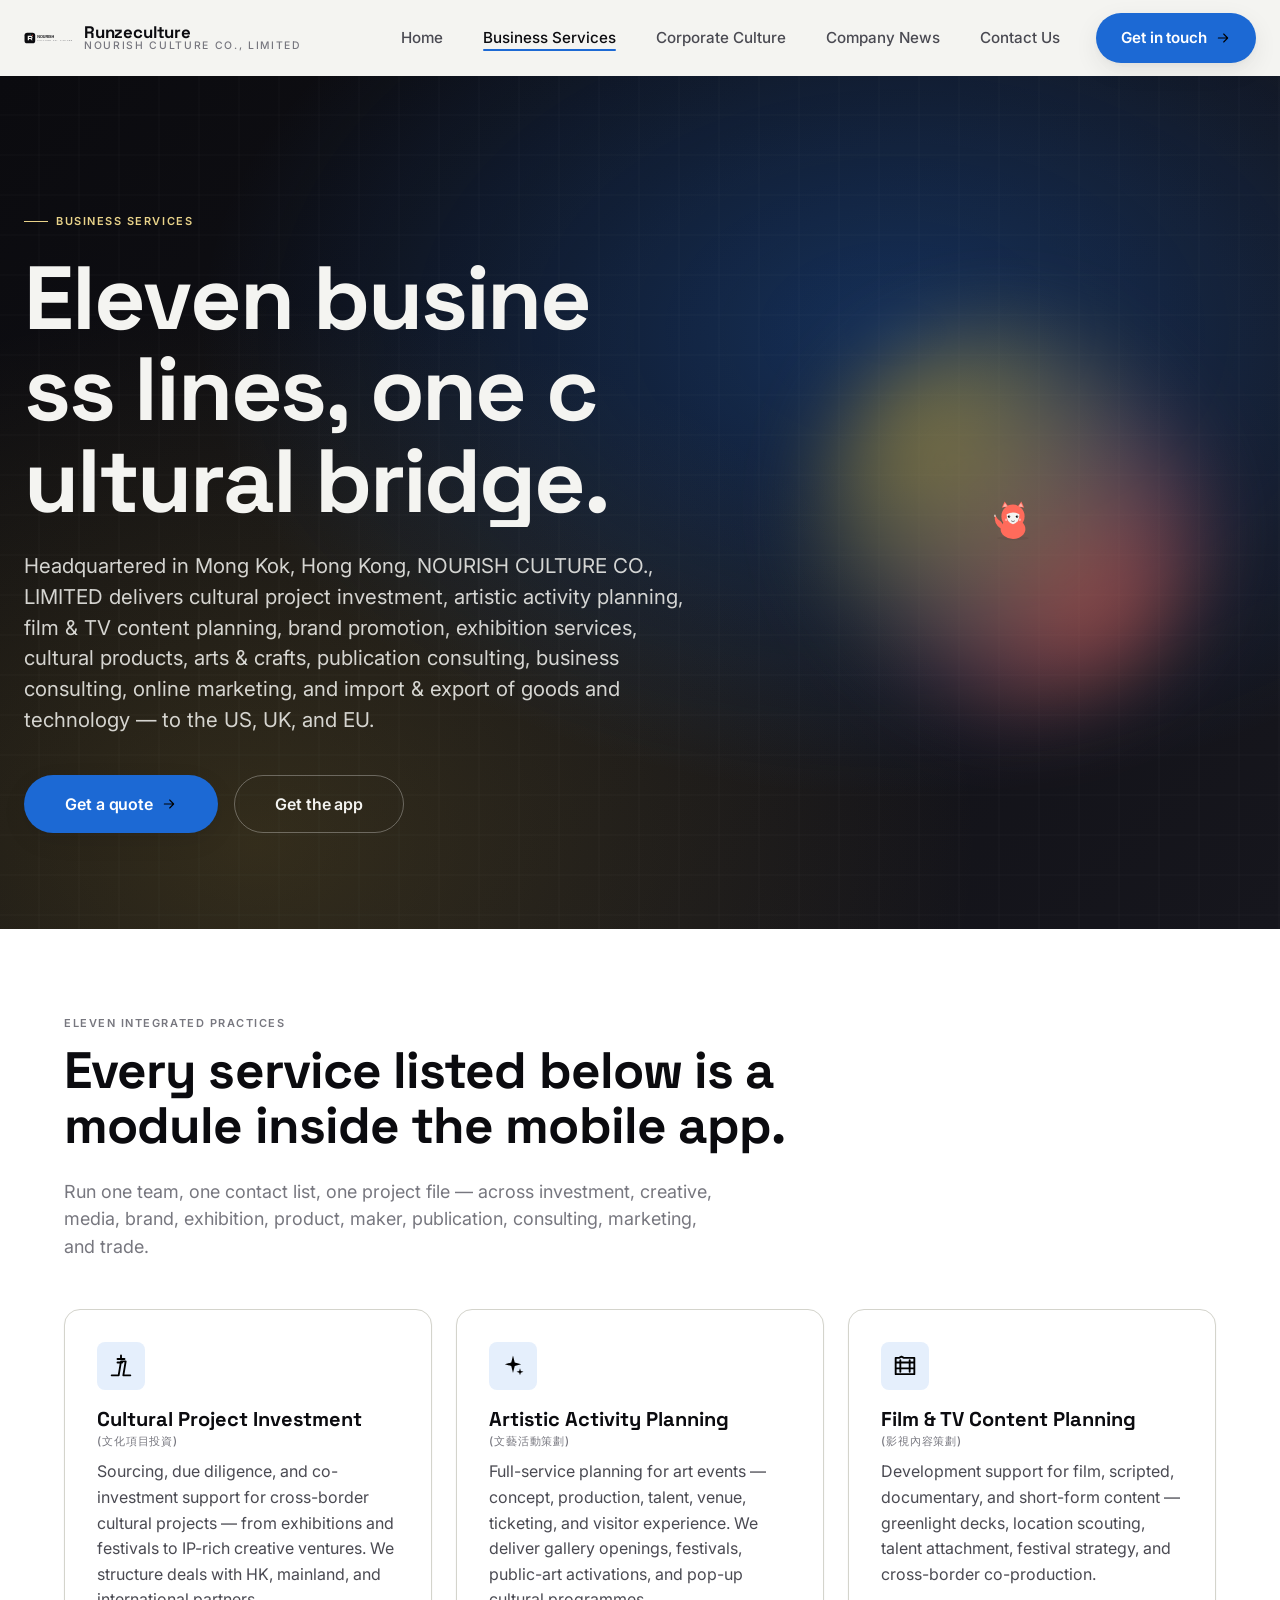
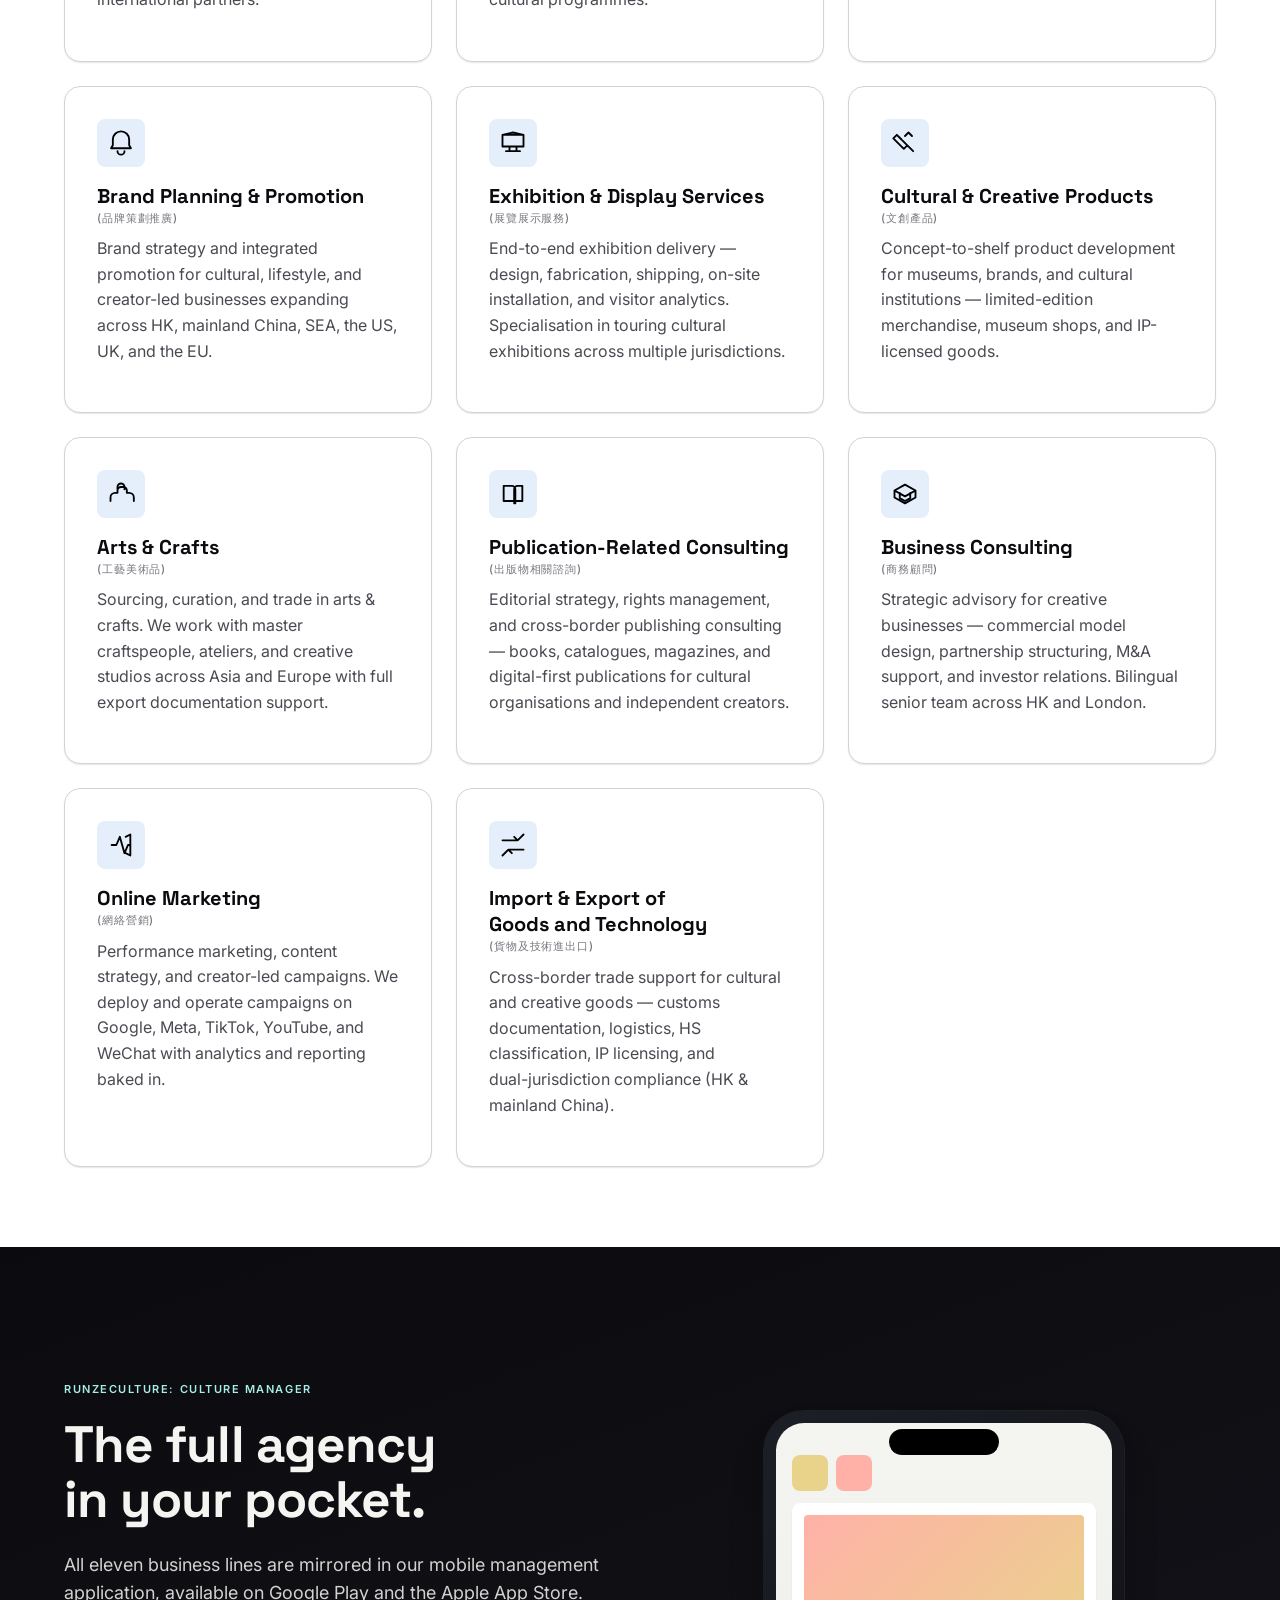
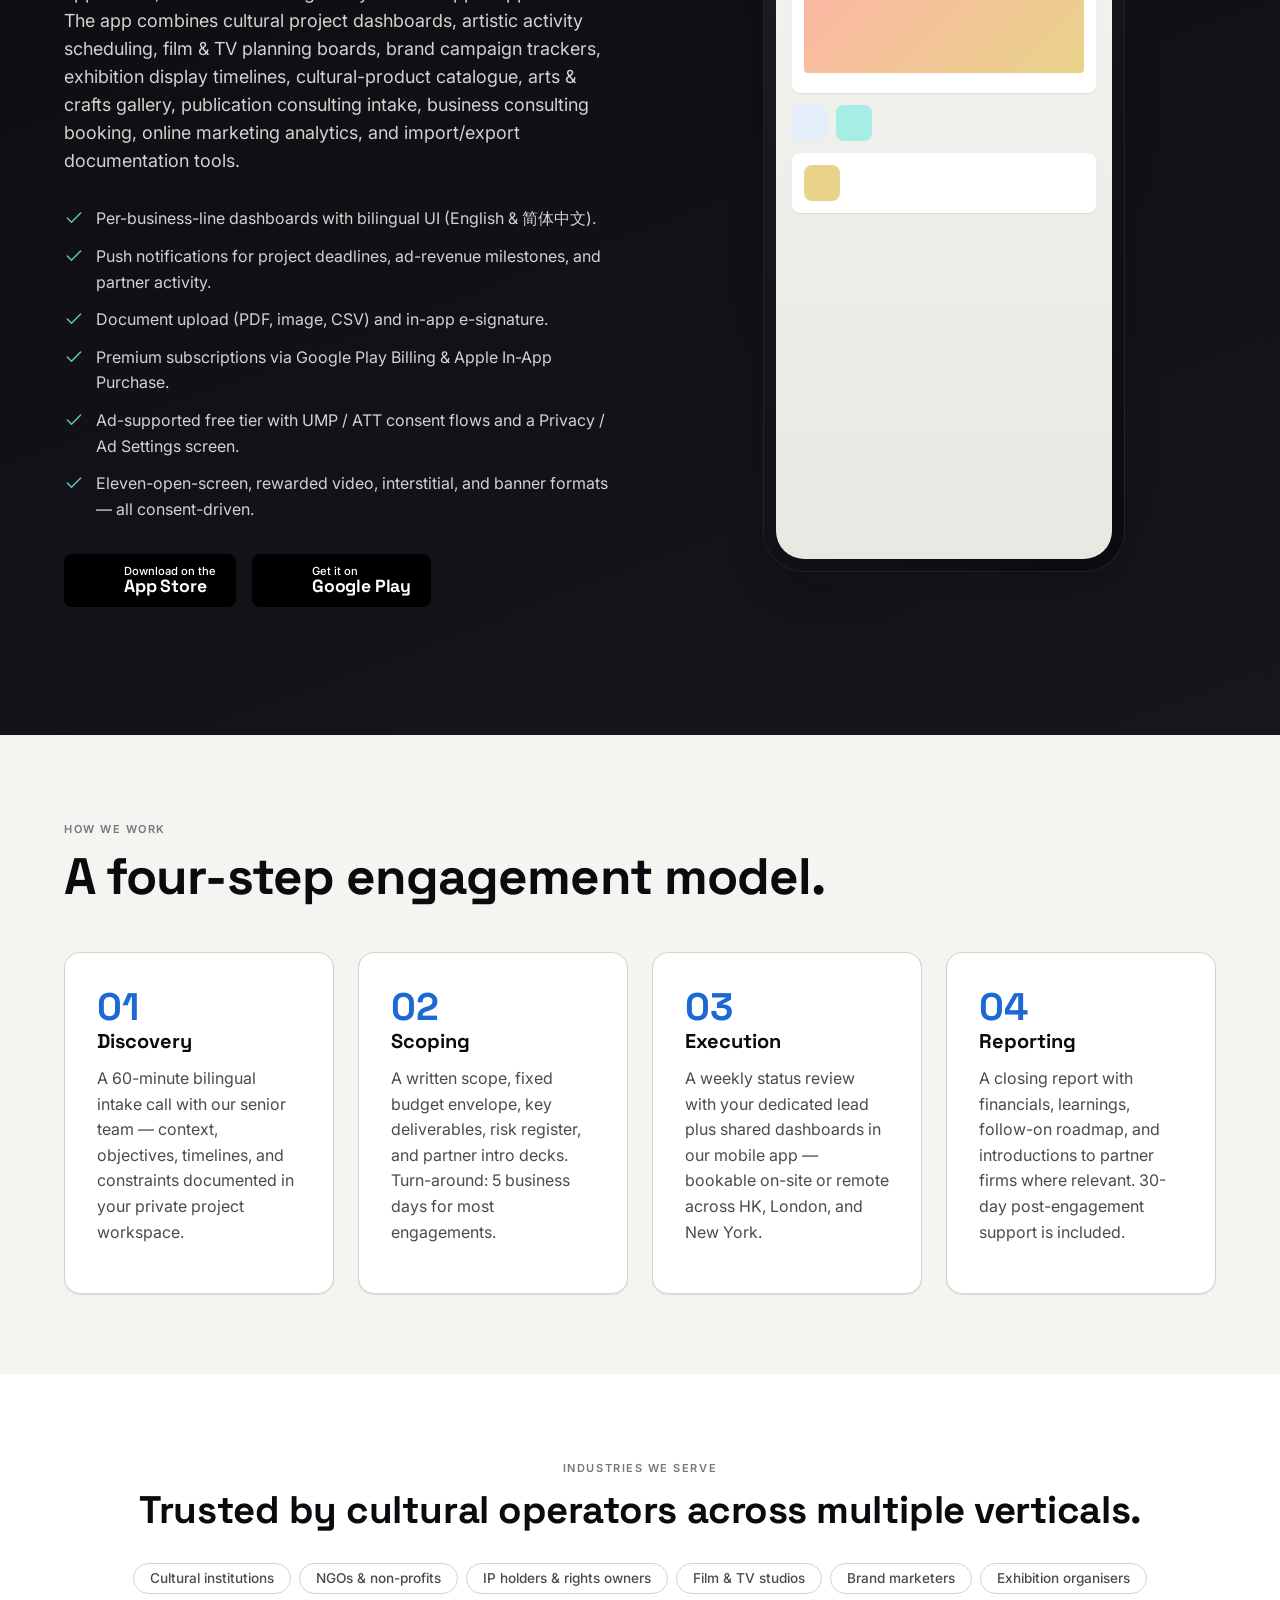
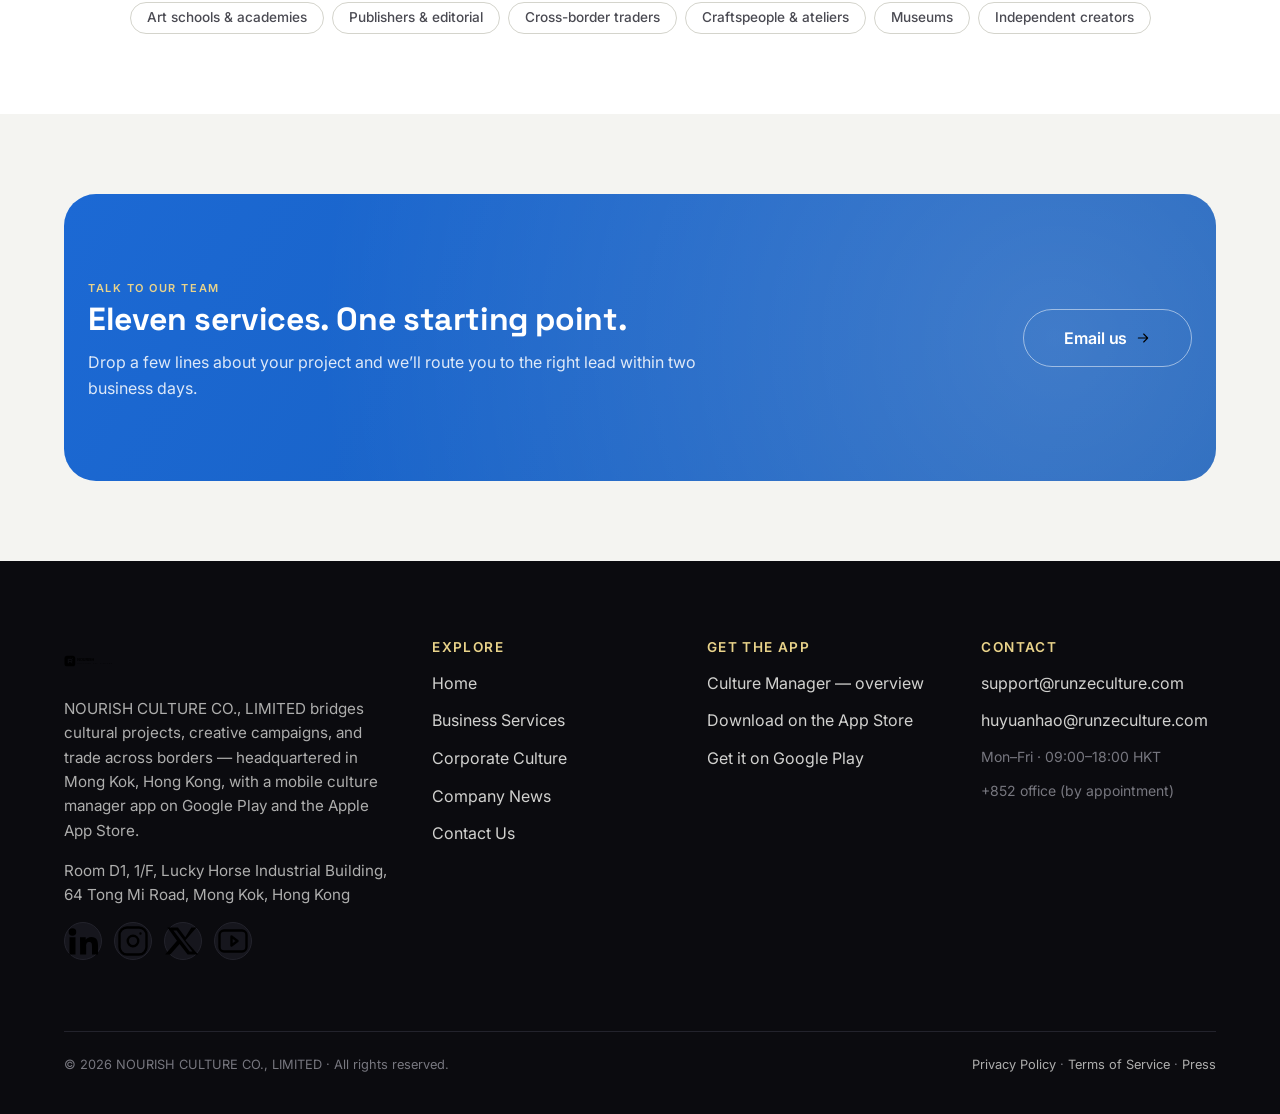
<file: services.html>
<!DOCTYPE html>
<html lang="en">
<head>
  <meta charset="UTF-8" />
  <meta name="viewport" content="width=device-width, initial-scale=1.0, viewport-fit=cover" />
  <title>Services — Runzeculture Hong Kong</title>
  <meta name="description" content="From cultural project investment to import-export of creative goods, Runzeculture delivers eleven integrated services and a mobile culture manager app." />
  <meta name="keywords" content="runzeculture services, cultural project investment advisory, artistic activity planning hong kong, film and tv content planning services, brand planning and promotion agency, exhibition and display services hk, cultural and creative products, arts and crafts consulting, publication consulting services, business consulting cross-border, online marketing services hk, culture management app" />
  <meta name="theme-color" content="#0B0B0F" />
  <meta name="robots" content="index, follow, max-image-preview:large" />

  <link rel="icon" type="image/svg+xml" href="images/logo/favicon.svg" />
  <link rel="canonical" href="https://runzeculture.com/services.html" />
  <link rel="preconnect" href="https://fonts.googleapis.com" />
  <link rel="preconnect" href="https://fonts.gstatic.com" crossorigin />
  <link rel="stylesheet" href="https://fonts.googleapis.com/css2?family=Inter:wght@400;500;600;700&family=Space+Grotesk:wght@500;700;800&display=swap" />
  <link rel="stylesheet" href="css/styles.css" />

  <meta property="og:type" content="website" />
  <meta property="og:site_name" content="Runzeculture" />
  <meta property="og:title" content="Services — Runzeculture Hong Kong" />
  <meta property="og:description" content="Eleven integrated business lines and a mobile culture manager app." />
  <meta property="og:url" content="https://runzeculture.com/services.html" />
  <meta property="og:image" content="https://runzeculture.com/images/og/og-cover.png" />

  <meta name="twitter:card" content="summary_large_image" />
  <meta name="twitter:title" content="Services — Runzeculture Hong Kong" />
  <meta name="twitter:description" content="Eleven integrated business lines and a mobile culture manager app." />
  <meta name="twitter:image" content="https://runzeculture.com/images/og/og-cover.png" />

  <script type="application/ld+json">
  {
    "@context": "https://schema.org",
    "@type": "WebPage",
    "name": "Services — Runzeculture Hong Kong",
    "url": "https://runzeculture.com/services.html",
    "isPartOf": { "@type": "WebSite", "url": "https://runzeculture.com/", "name": "Runzeculture" },
    "inLanguage": "en",
    "publisher": { "@type": "Organization", "name": "NOURISH CULTURE CO., LIMITED", "url": "https://runzeculture.com/" }
  }
  </script>
  <script type="application/ld+json">
  {
    "@context": "https://schema.org",
    "@type": "BreadcrumbList",
    "itemListElement": [
      { "@type": "ListItem", "position": 1, "name": "Home", "item": "https://runzeculture.com/" },
      { "@type": "ListItem", "position": 2, "name": "Business Services", "item": "https://runzeculture.com/services.html" }
    ]
  }
  </script>
</head>
<body data-page="services">
  <div id="site-header"></div>

  <main id="main">
    <!-- PAGE HERO -->
    <section class="hero" aria-labelledby="page-title">
      <div class="hero__bg" aria-hidden="true"></div>
      <div class="hero__inner">
        <div>
          <span class="hero__eyebrow t-overline">Business Services</span>
          <h1 id="page-title" class="hero__title" data-split-text>Eleven <em>business lines</em>, one cultural bridge.</h1>
          <p class="hero__subtitle">Headquartered in Mong Kok, Hong Kong, NOURISH CULTURE CO., LIMITED delivers cultural project investment, artistic activity planning, film &amp; TV content planning, brand promotion, exhibition services, cultural products, arts &amp; crafts, publication consulting, business consulting, online marketing, and import &amp; export of goods and technology — to the US, UK, and EU.</p>
          <div class="hero__ctas">
            <a class="btn btn--primary btn--lg" href="contact.html" data-magnetic>Get a quote <img class="arrow" src="images/icons/arrow-right.svg" alt="" width="16" height="16" /></a>
            <a class="btn btn--ghost btn--lg" href="#mobile-app">Get the app</a>
          </div>
        </div>
        <div class="hero__visual" aria-hidden="true">
          <div class="blob"></div>
          <div class="mascot-wrap">
            <img src="images/animals/fox.svg" alt="A friendly fox mascot in a hero pose" />
          </div>
        </div>
      </div>
    </section>

    <!-- SERVICE GRID -->
    <section class="section section--paper" id="services" aria-labelledby="services-title">
      <div class="container">
        <div class="mb-12" data-reveal>
          <span class="t-overline text-muted">Eleven integrated practices</span>
          <h2 id="services-title" class="t-display-lg mt-2 mb-6">Every service listed below is a module inside the mobile app.</h2>
          <p class="t-body-lg text-muted">Run one team, one contact list, one project file — across investment, creative, media, brand, exhibition, product, maker, publication, consulting, marketing, and trade.</p>
        </div>

        <div class="services-grid">
          <article class="card service-card" data-category="investment" data-reveal>
            <div class="card__icon"><img src="images/icons/art.svg" alt="" width="28" height="28" /></div>
            <h3 class="card__title">Cultural Project Investment<span class="service-card__zh">(文化項目投資)</span></h3>
            <p class="card__desc">Sourcing, due diligence, and co-investment support for cross-border cultural projects — from exhibitions and festivals to IP-rich creative ventures. We structure deals with HK, mainland, and international partners.</p>
          </article>

          <article class="card service-card" data-category="creative" data-reveal>
            <div class="card__icon"><img src="images/icons/sparkle.svg" alt="" width="28" height="28" /></div>
            <h3 class="card__title">Artistic Activity Planning<span class="service-card__zh">(文藝活動策劃)</span></h3>
            <p class="card__desc">Full-service planning for art events — concept, production, talent, venue, ticketing, and visitor experience. We deliver gallery openings, festivals, public-art activations, and pop-up cultural programmes.</p>
          </article>

          <article class="card service-card" data-category="media" data-reveal>
            <div class="card__icon"><img src="images/icons/film.svg" alt="" width="28" height="28" /></div>
            <h3 class="card__title">Film &amp; TV Content Planning<span class="service-card__zh">(影視內容策劃)</span></h3>
            <p class="card__desc">Development support for film, scripted, documentary, and short-form content — greenlight decks, location scouting, talent attachment, festival strategy, and cross-border co-production.</p>
          </article>

          <article class="card service-card" data-category="brand" data-reveal>
            <div class="card__icon"><img src="images/icons/brand.svg" alt="" width="28" height="28" /></div>
            <h3 class="card__title">Brand Planning &amp; Promotion<span class="service-card__zh">(品牌策劃推廣)</span></h3>
            <p class="card__desc">Brand strategy and integrated promotion for cultural, lifestyle, and creator-led businesses expanding across HK, mainland China, SEA, the US, UK, and the EU.</p>
          </article>

          <article class="card service-card" data-category="exhibition" data-reveal>
            <div class="card__icon"><img src="images/icons/exhibition.svg" alt="" width="28" height="28" /></div>
            <h3 class="card__title">Exhibition &amp; Display Services<span class="service-card__zh">(展覽展示服務)</span></h3>
            <p class="card__desc">End-to-end exhibition delivery — design, fabrication, shipping, on-site installation, and visitor analytics. Specialisation in touring cultural exhibitions across multiple jurisdictions.</p>
          </article>

          <article class="card service-card" data-category="product" data-reveal>
            <div class="card__icon"><img src="images/icons/craft.svg" alt="" width="28" height="28" /></div>
            <h3 class="card__title">Cultural &amp; Creative Products<span class="service-card__zh">(文創產品)</span></h3>
            <p class="card__desc">Concept-to-shelf product development for museums, brands, and cultural institutions — limited-edition merchandise, museum shops, and IP-licensed goods.</p>
          </article>

          <article class="card service-card" data-category="maker" data-reveal>
            <div class="card__icon"><img src="images/icons/consulting.svg" alt="" width="28" height="28" /></div>
            <h3 class="card__title">Arts &amp; Crafts<span class="service-card__zh">(工藝美術品)</span></h3>
            <p class="card__desc">Sourcing, curation, and trade in arts &amp; crafts. We work with master craftspeople, ateliers, and creative studios across Asia and Europe with full export documentation support.</p>
          </article>

          <article class="card service-card" data-category="publication" data-reveal>
            <div class="card__icon"><img src="images/icons/publication.svg" alt="" width="28" height="28" /></div>
            <h3 class="card__title">Publication-Related Consulting<span class="service-card__zh">(出版物相關諮詢)</span></h3>
            <p class="card__desc">Editorial strategy, rights management, and cross-border publishing consulting — books, catalogues, magazines, and digital-first publications for cultural organisations and independent creators.</p>
          </article>

          <article class="card service-card" data-category="consulting" data-reveal>
            <div class="card__icon"><img src="images/icons/business.svg" alt="" width="28" height="28" /></div>
            <h3 class="card__title">Business Consulting<span class="service-card__zh">(商務顧問)</span></h3>
            <p class="card__desc">Strategic advisory for creative businesses — commercial model design, partnership structuring, M&amp;A support, and investor relations. Bilingual senior team across HK and London.</p>
          </article>

          <article class="card service-card" data-category="marketing" data-reveal>
            <div class="card__icon"><img src="images/icons/marketing.svg" alt="" width="28" height="28" /></div>
            <h3 class="card__title">Online Marketing<span class="service-card__zh">(網絡營銷)</span></h3>
            <p class="card__desc">Performance marketing, content strategy, and creator-led campaigns. We deploy and operate campaigns on Google, Meta, TikTok, YouTube, and WeChat with analytics and reporting baked in.</p>
          </article>

          <article class="card service-card" data-category="trade" data-reveal>
            <div class="card__icon"><img src="images/icons/import-export.svg" alt="" width="28" height="28" /></div>
            <h3 class="card__title">Import &amp; Export of Goods and Technology<span class="service-card__zh">(貨物及技術進出口)</span></h3>
            <p class="card__desc">Cross-border trade support for cultural and creative goods — customs documentation, logistics, HS classification, IP licensing, and dual-jurisdiction compliance (HK &amp; mainland China).</p>
          </article>
        </div>
      </div>
    </section>

    <!-- MOBILE APP SECTION -->
    <section class="mobile-app" id="mobile-app" aria-labelledby="mobile-app-title">
      <div class="container mobile-app__inner">
        <div class="mobile-app__copy">
          <span class="t-overline" style="color: var(--color-teal-300);">Runzeculture: Culture Manager</span>
          <h2 id="mobile-app-title" class="t-display-lg mt-4 mb-6">The full agency in your pocket.</h2>
          <p class="t-body-lg" style="color: rgba(244,244,241,.85);">All eleven business lines are mirrored in our mobile management application, available on Google Play and the Apple App Store. The app combines cultural project dashboards, artistic activity scheduling, film &amp; TV planning boards, brand campaign trackers, exhibition display timelines, cultural-product catalogue, arts &amp; crafts gallery, publication consulting intake, business consulting booking, online marketing analytics, and import/export documentation tools.</p>
          <ul class="mobile-app__features" data-reveal>
            <li><img src="images/icons/check.svg" alt="" width="20" height="20" /> Per-business-line dashboards with bilingual UI (English &amp; 简体中文).</li>
            <li><img src="images/icons/check.svg" alt="" width="20" height="20" /> Push notifications for project deadlines, ad-revenue milestones, and partner activity.</li>
            <li><img src="images/icons/check.svg" alt="" width="20" height="20" /> Document upload (PDF, image, CSV) and in-app e-signature.</li>
            <li><img src="images/icons/check.svg" alt="" width="20" height="20" /> Premium subscriptions via Google Play Billing &amp; Apple In-App Purchase.</li>
            <li><img src="images/icons/check.svg" alt="" width="20" height="20" /> Ad-supported free tier with UMP / ATT consent flows and a Privacy / Ad Settings screen.</li>
            <li><img src="images/icons/check.svg" alt="" width="20" height="20" /> Eleven-open-screen, rewarded video, interstitial, and banner formats — all consent-driven.</li>
          </ul>
          <div class="mobile-app__badges">
            <a class="badge-store" href="https://apps.apple.com/" rel="noopener" aria-label="Download on the App Store">
              <img src="images/icons/app-store.svg" alt="" />
              <span><small>Download on the</small><strong>App Store</strong></span>
            </a>
            <a class="badge-store" href="https://play.google.com/" rel="noopener" aria-label="Get it on Google Play">
              <img src="images/icons/google-play.svg" alt="" />
              <span><small>Get it on</small><strong>Google Play</strong></span>
            </a>
          </div>
        </div>
        <div aria-hidden="true">
          <div class="phone-mock" data-parallax-y="0.08">
            <div class="phone-screen">
              <div class="phone-screen__row">
                <span class="pip pip--gold"></span><span class="pip pip--coral"></span>
                <span class="bar"></span>
              </div>
              <div class="phone-screen__card">
                <div class="phone-screen__avatar"></div>
                <div class="phone-screen__row mt-2"><span class="bar"></span><span class="bar" style="flex:.5"></span></div>
              </div>
              <div class="phone-screen__row"><span class="pip"></span><span class="pip pip--teal"></span><span class="bar"></span></div>
              <div class="phone-screen__card"><div class="phone-screen__row"><span class="pip pip--gold"></span><span class="bar"></span></div></div>
              <div class="phone-screen__row"><span class="bar"></span><span class="bar" style="flex:.4"></span></div>
            </div>
          </div>
        </div>
      </div>
    </section>

    <!-- PROCESS -->
    <section class="section" aria-labelledby="process-title">
      <div class="container">
        <div class="mb-12" data-reveal>
          <span class="t-overline text-muted">How we work</span>
          <h2 id="process-title" class="t-display-lg mt-2">A four-step engagement model.</h2>
        </div>
        <ol class="grid grid--4" role="list" style="list-style:none;counter-reset: step;">
          <li class="card" data-reveal>
            <div class="t-display-md" style="color: var(--color-blue-500);">01</div>
            <h3 class="card__title">Discovery</h3>
            <p class="card__desc">A 60-minute bilingual intake call with our senior team — context, objectives, timelines, and constraints documented in your private project workspace.</p>
          </li>
          <li class="card" data-reveal>
            <div class="t-display-md" style="color: var(--color-blue-500);">02</div>
            <h3 class="card__title">Scoping</h3>
            <p class="card__desc">A written scope, fixed budget envelope, key deliverables, risk register, and partner intro decks. Turn-around: 5 business days for most engagements.</p>
          </li>
          <li class="card" data-reveal>
            <div class="t-display-md" style="color: var(--color-blue-500);">03</div>
            <h3 class="card__title">Execution</h3>
            <p class="card__desc">A weekly status review with your dedicated lead plus shared dashboards in our mobile app — bookable on-site or remote across HK, London, and New York.</p>
          </li>
          <li class="card" data-reveal>
            <div class="t-display-md" style="color: var(--color-blue-500);">04</div>
            <h3 class="card__title">Reporting</h3>
            <p class="card__desc">A closing report with financials, learnings, follow-on roadmap, and introductions to partner firms where relevant. 30-day post-engagement support is included.</p>
          </li>
        </ol>
      </div>
    </section>

    <!-- INDUSTRIES SERVED -->
    <section class="section section--paper" aria-labelledby="industries-title">
      <div class="container text-center">
        <div data-reveal>
          <span class="t-overline text-muted">Industries we serve</span>
          <h2 id="industries-title" class="t-display-md mt-2 mb-8">Trusted by cultural operators across multiple verticals.</h2>
          <div class="tag-cloud" style="justify-content:center;">
            <span class="tag">Cultural institutions</span>
            <span class="tag">NGOs &amp; non-profits</span>
            <span class="tag">IP holders &amp; rights owners</span>
            <span class="tag">Film &amp; TV studios</span>
            <span class="tag">Brand marketers</span>
            <span class="tag">Exhibition organisers</span>
            <span class="tag">Art schools &amp; academies</span>
            <span class="tag">Publishers &amp; editorial</span>
            <span class="tag">Cross-border traders</span>
            <span class="tag">Craftspeople &amp; ateliers</span>
            <span class="tag">Museums</span>
            <span class="tag">Independent creators</span>
          </div>
        </div>
      </div>
    </section>

    <!-- CTA -->
    <div class="container">
      <div class="cta-strip" data-reveal>
        <div class="cta-strip__inner">
          <div>
            <span class="t-overline" style="color: var(--color-gold-300);">Talk to our team</span>
            <h2>Eleven services. One starting point.</h2>
            <p>Drop a few lines about your project and we&rsquo;ll route you to the right lead within two business days.</p>
          </div>
          <a class="btn btn--ghost btn--lg" href="contact.html" data-magnetic>
            Email us
            <img class="arrow" src="images/icons/arrow-right.svg" alt="" width="16" height="16" />
          </a>
        </div>
      </div>
    </div>
  </main>

  <div id="site-footer"></div>

  <script src="js/partials.js" defer></script>
  <script src="js/animations.js" defer></script>
  <script src="js/contact-form.js" defer></script>
  <script src="js/app.js" defer></script>
</body>
</html>
</file>
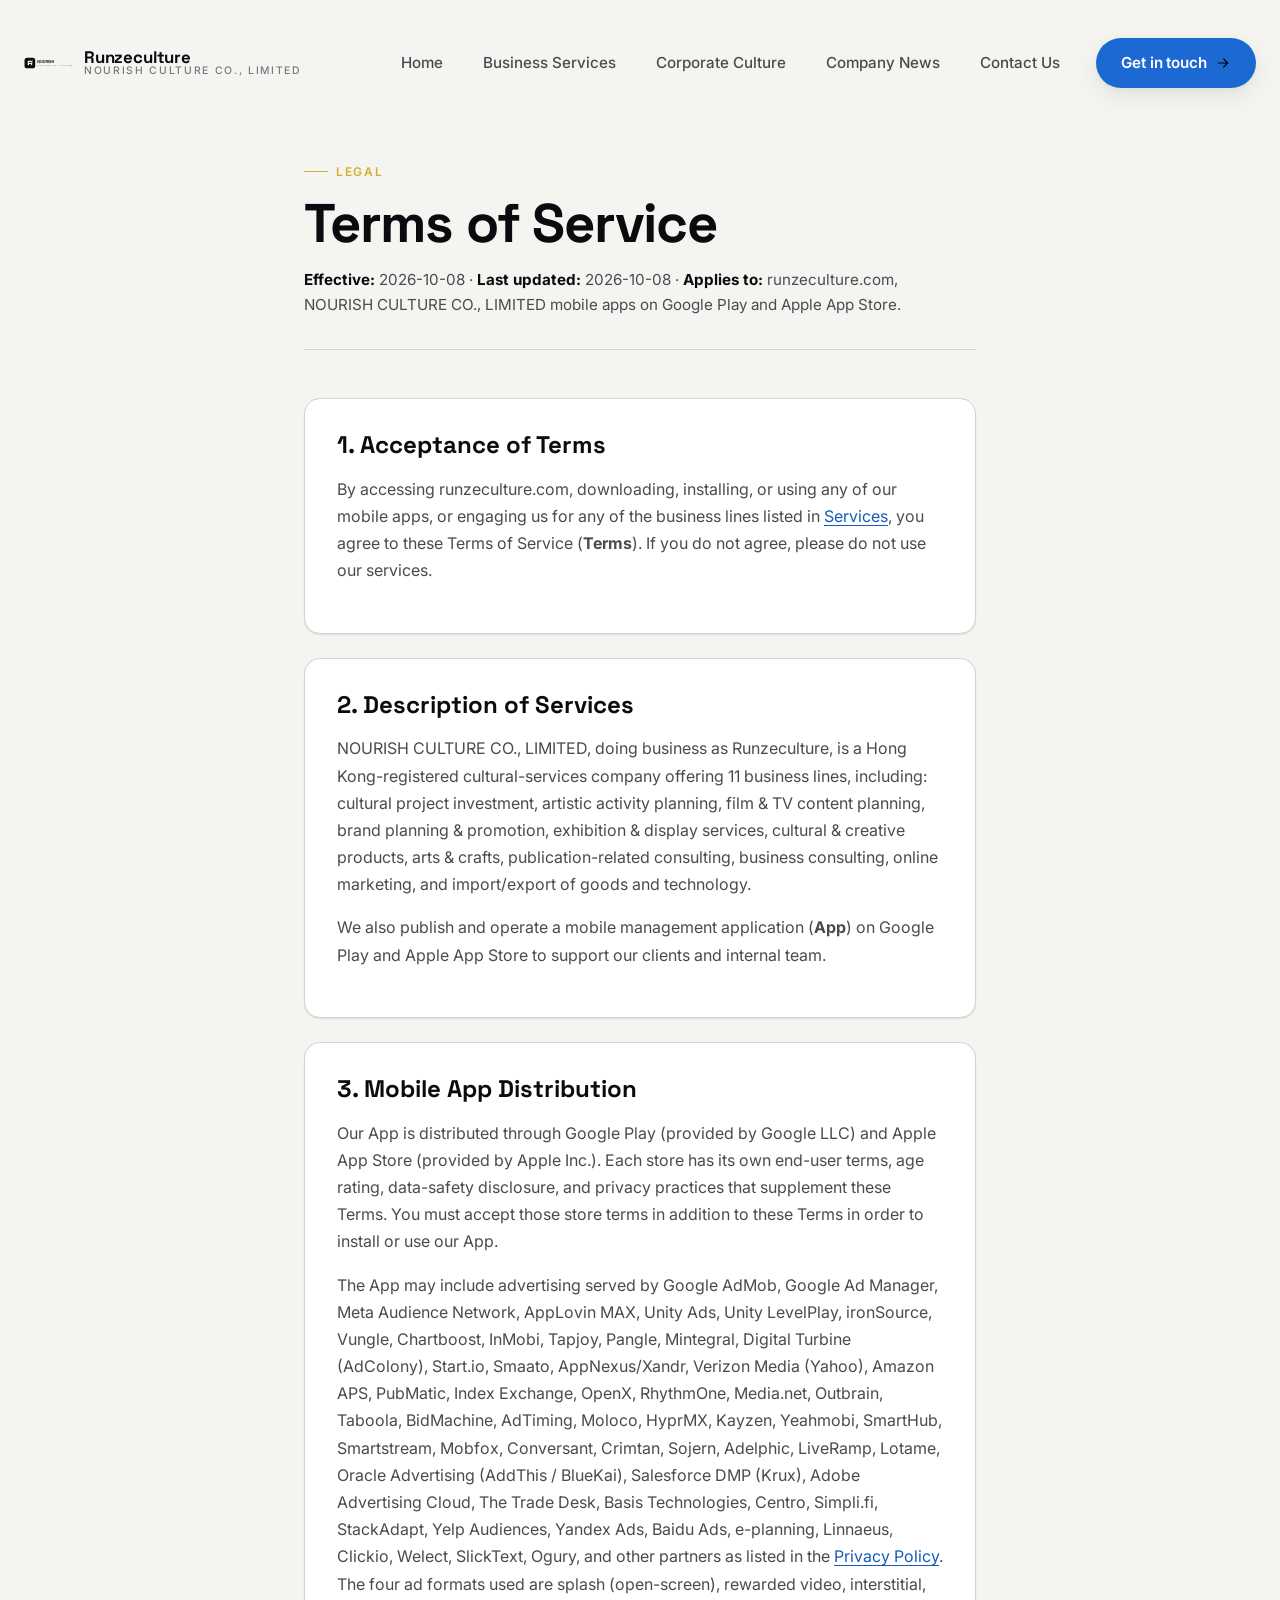
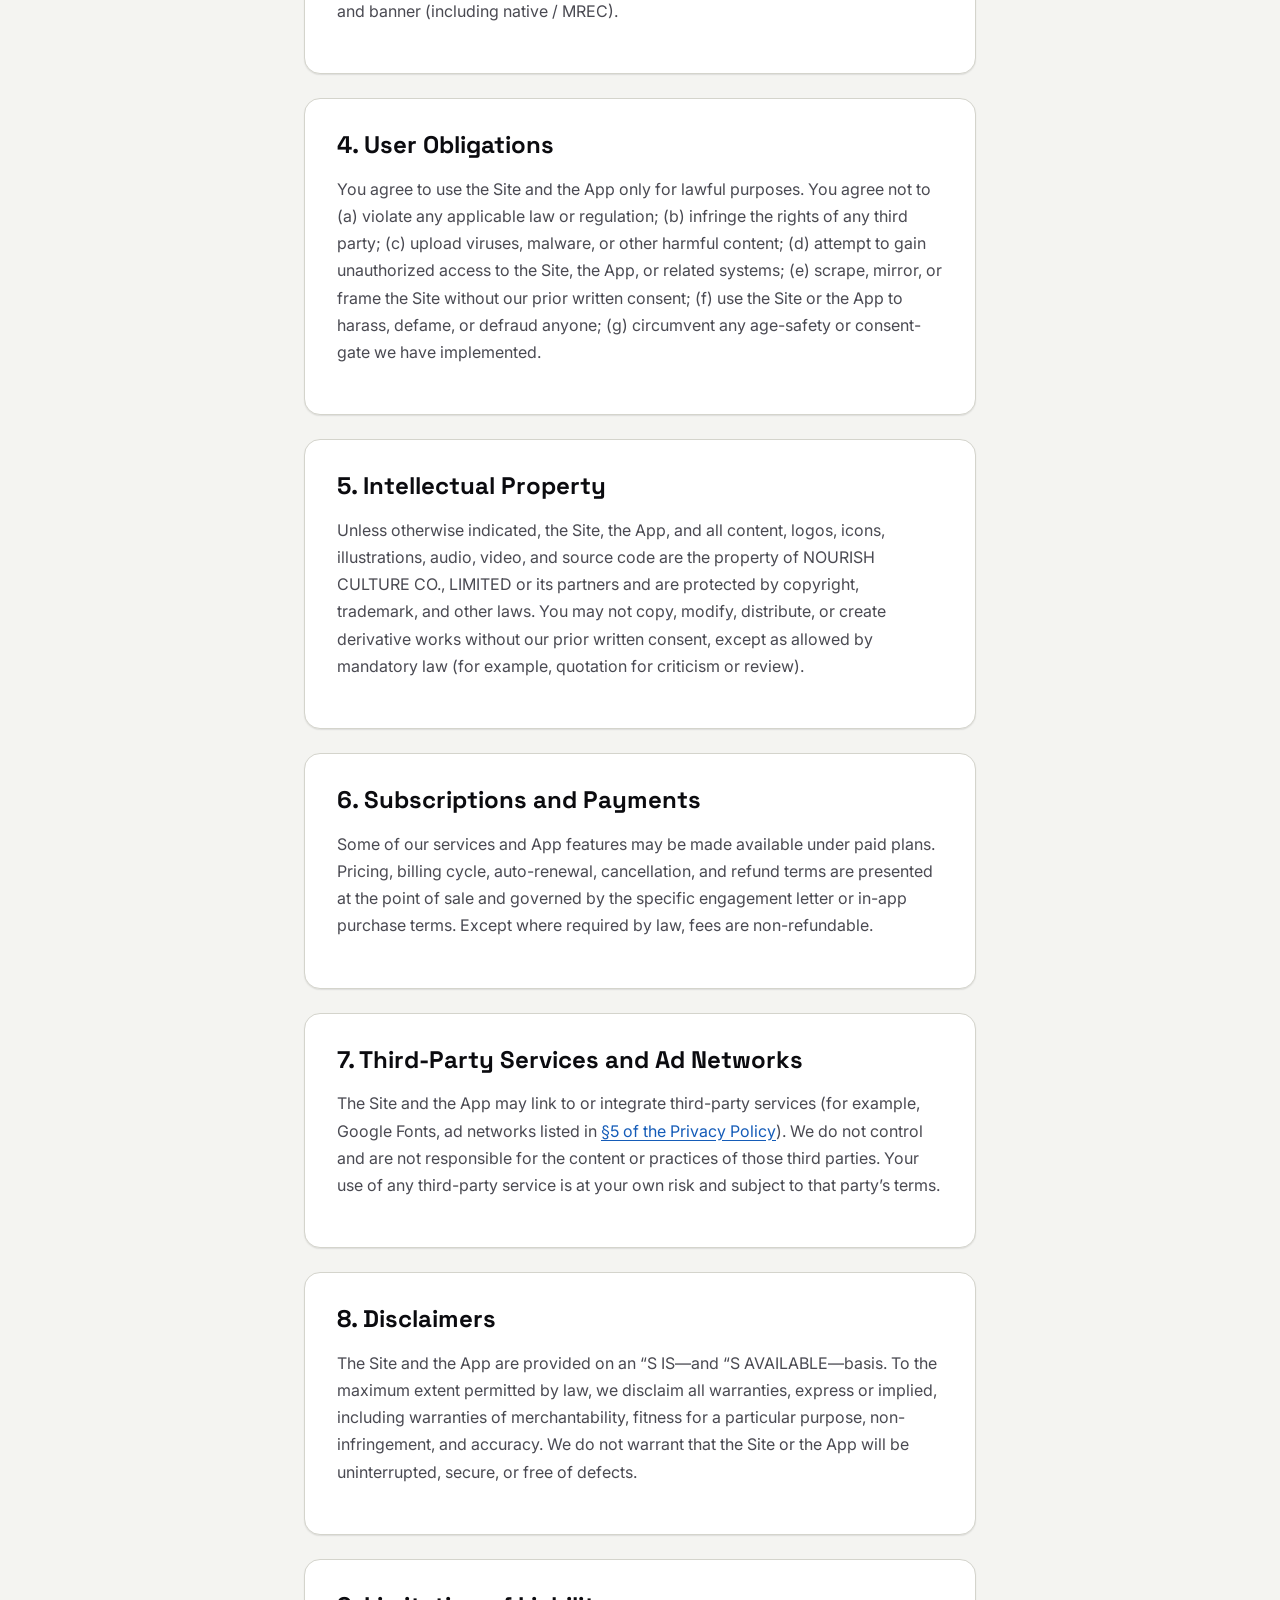
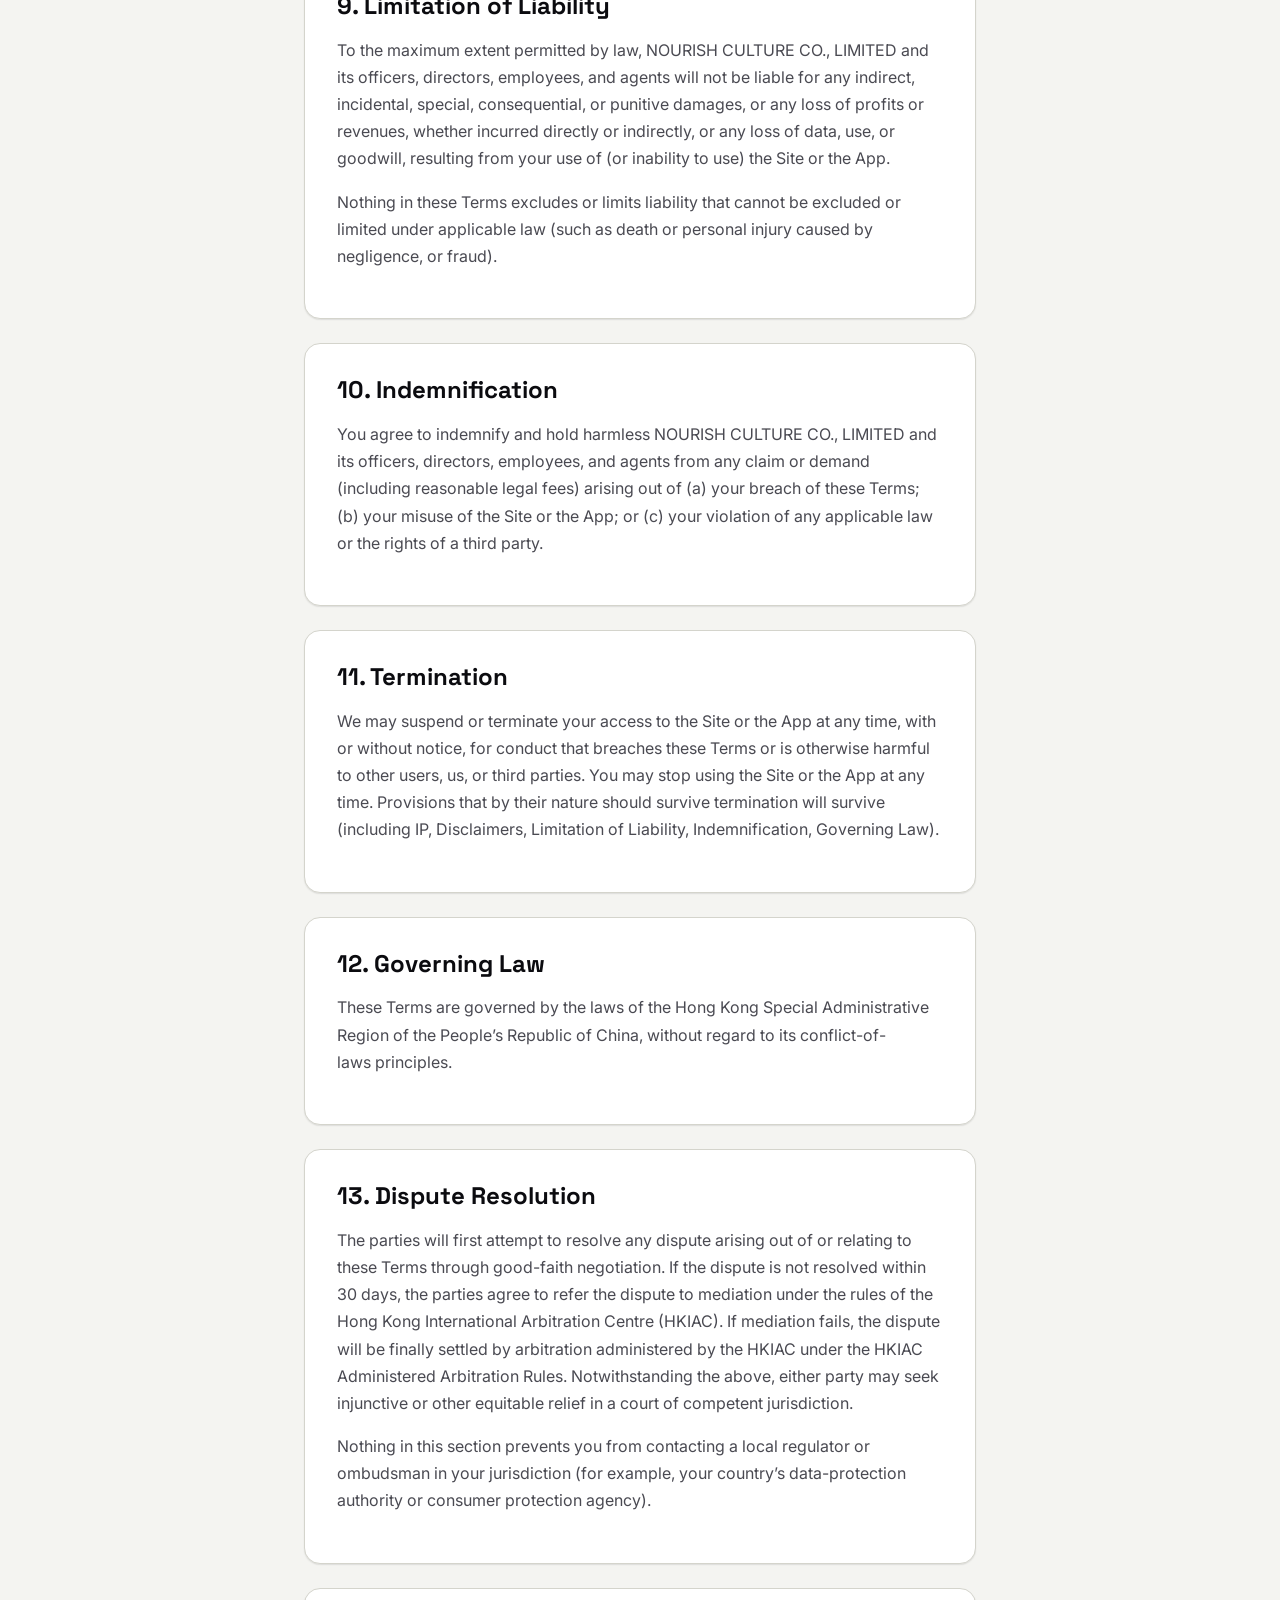
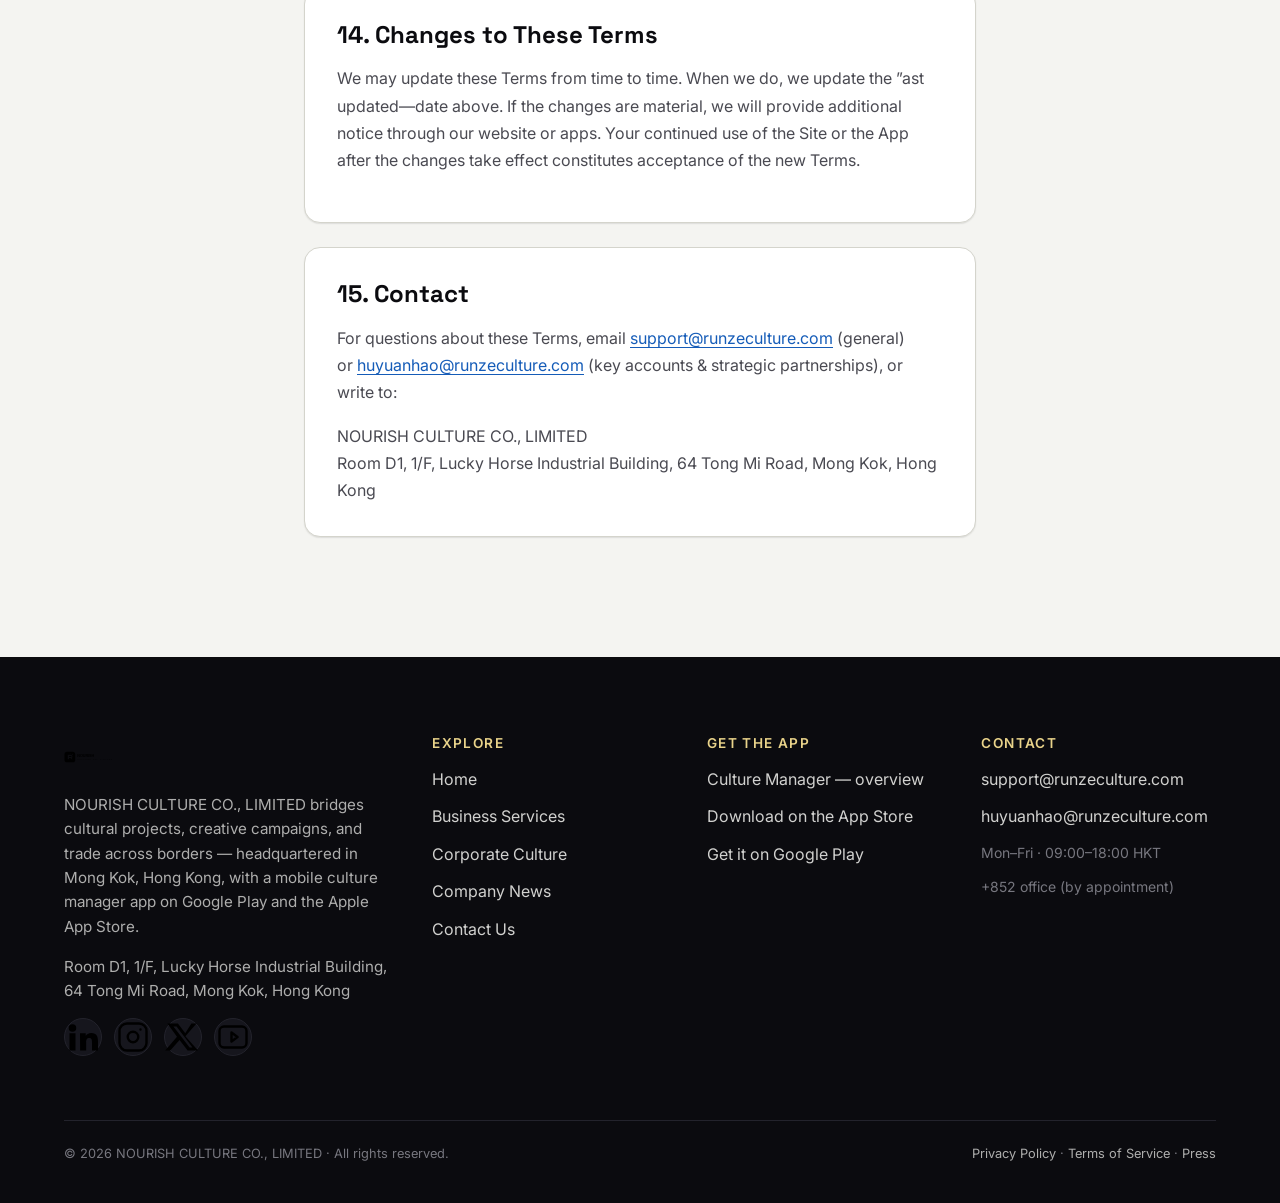
<file: terms.html>
﻿﻿<!DOCTYPE html>
<html lang="en">
<head>
  <meta charset="UTF-8" />
  <meta name="viewport" content="width=device-width, initial-scale=1.0, viewport-fit=cover" />
  <title>Terms of Service —Runzeculture</title>
  <meta name="description" content="Runzeculture Terms of Service. Terms governing use of runzeculture.com and NOURISH CULTURE CO., LIMITED mobile apps on Google Play and Apple App Store." />
  <meta name="theme-color" content="#0B0B0F" />
  <meta name="robots" content="index, follow" />
  <link rel="icon" type="image/svg+xml" href="images/logo/favicon.svg" />
  <link rel="canonical" href="https://runzeculture.com/terms.html" />
  <link rel="preconnect" href="https://fonts.googleapis.com" />
  <link rel="preconnect" href="https://fonts.gstatic.com" crossorigin />
  <link rel="stylesheet" href="https://fonts.googleapis.com/css2?family=Inter:wght@400;500;600;700&family=Space+Grotesk:wght@500;700;800&display=swap" />
  <link rel="stylesheet" href="css/styles.css" />
  <meta property="og:title" content="Terms of Service —Runzeculture" />
  <meta property="og:description" content="Terms governing use of runzeculture.com and our mobile apps." />
  <meta property="og:url" content="https://runzeculture.com/terms.html" />
  <meta name="twitter:card" content="summary_large_image" />
  <script type="application/ld+json">
  {
    "@context": "https://schema.org",
    "@type": "WebPage",
    "url": "https://runzeculture.com/terms.html",
    "name": "Runzeculture Terms of Service",
    "provider": { "@type": "Organization", "name": "NOURISH CULTURE CO., LIMITED", "url": "https://runzeculture.com/" }
  }
  </script>
</head>
<body class="page page-legal" data-page="terms">
  <a class="skip-link" href="#main">Skip to main content</a>

  
  <div id="site-header"></div>
<main id="main" class="container container--legal">
    <header class="legal-head">
      <p class="eyebrow">Legal</p>
      <h1>Terms of Service</h1>
      <p class="legal-meta"><strong>Effective:</strong> 2026-10-08 &middot; <strong>Last updated:</strong> 2026-10-08 &middot; <strong>Applies to:</strong> runzeculture.com, NOURISH CULTURE CO., LIMITED mobile apps on Google Play and Apple App Store.</p>
    </header>

    <section id="acceptance">
      <h2>1. Acceptance of Terms</h2>
      <p>By accessing runzeculture.com, downloading, installing, or using any of our mobile apps, or engaging us for any of the business lines listed in <a href="./services.html">Services</a>, you agree to these Terms of Service (<strong>Terms</strong>). If you do not agree, please do not use our services.</p>
    </section>

    <section id="services-description">
      <h2>2. Description of Services</h2>
      <p>NOURISH CULTURE CO., LIMITED, doing business as Runzeculture, is a Hong Kong-registered cultural-services company offering 11 business lines, including: cultural project investment, artistic activity planning, film &amp; TV content planning, brand planning &amp; promotion, exhibition &amp; display services, cultural &amp; creative products, arts &amp; crafts, publication-related consulting, business consulting, online marketing, and import/export of goods and technology.</p>
      <p>We also publish and operate a mobile management application (<strong>App</strong>) on Google Play and Apple App Store to support our clients and internal team.</p>
    </section>

    <section id="app-distribution">
      <h2>3. Mobile App Distribution</h2>
      <p>Our App is distributed through Google Play (provided by Google LLC) and Apple App Store (provided by Apple Inc.). Each store has its own end-user terms, age rating, data-safety disclosure, and privacy practices that supplement these Terms. You must accept those store terms in addition to these Terms in order to install or use our App.</p>
      <p>The App may include advertising served by Google AdMob, Google Ad Manager, Meta Audience Network, AppLovin MAX, Unity Ads, Unity LevelPlay, ironSource, Vungle, Chartboost, InMobi, Tapjoy, Pangle, Mintegral, Digital Turbine (AdColony), Start.io, Smaato, AppNexus/Xandr, Verizon Media (Yahoo), Amazon APS, PubMatic, Index Exchange, OpenX, RhythmOne, Media.net, Outbrain, Taboola, BidMachine, AdTiming, Moloco, HyprMX, Kayzen, Yeahmobi, SmartHub, Smartstream, Mobfox, Conversant, Crimtan, Sojern, Adelphic, LiveRamp, Lotame, Oracle Advertising (AddThis / BlueKai), Salesforce DMP (Krux), Adobe Advertising Cloud, The Trade Desk, Basis Technologies, Centro, Simpli.fi, StackAdapt, Yelp Audiences, Yandex Ads, Baidu Ads, e-planning, Linnaeus, Clickio, Welect, SlickText, Ogury, and other partners as listed in the <a href="./privacy.html">Privacy Policy</a>. The four ad formats used are splash (open-screen), rewarded video, interstitial, and banner (including native / MREC).</p>
    </section>

    <section id="user-obligations">
      <h2>4. User Obligations</h2>
      <p>You agree to use the Site and the App only for lawful purposes. You agree not to (a) violate any applicable law or regulation; (b) infringe the rights of any third party; (c) upload viruses, malware, or other harmful content; (d) attempt to gain unauthorized access to the Site, the App, or related systems; (e) scrape, mirror, or frame the Site without our prior written consent; (f) use the Site or the App to harass, defame, or defraud anyone; (g) circumvent any age-safety or consent-gate we have implemented.</p>
    </section>

    <section id="intellectual-property">
      <h2>5. Intellectual Property</h2>
      <p>Unless otherwise indicated, the Site, the App, and all content, logos, icons, illustrations, audio, video, and source code are the property of NOURISH CULTURE CO., LIMITED or its partners and are protected by copyright, trademark, and other laws. You may not copy, modify, distribute, or create derivative works without our prior written consent, except as allowed by mandatory law (for example, quotation for criticism or review).</p>
    </section>

    <section id="subscriptions">
      <h2>6. Subscriptions and Payments</h2>
      <p>Some of our services and App features may be made available under paid plans. Pricing, billing cycle, auto-renewal, cancellation, and refund terms are presented at the point of sale and governed by the specific engagement letter or in-app purchase terms. Except where required by law, fees are non-refundable.</p>
    </section>

    <section id="third-party">
      <h2>7. Third-Party Services and Ad Networks</h2>
      <p>The Site and the App may link to or integrate third-party services (for example, Google Fonts, ad networks listed in <a href="./privacy.html#ad-networks">§5 of the Privacy Policy</a>). We do not control and are not responsible for the content or practices of those third parties. Your use of any third-party service is at your own risk and subject to that party’s terms.</p>
    </section>

    <section id="disclaimers">
      <h2>8. Disclaimers</h2>
      <p>The Site and the App are provided on an “S IS—and “S AVAILABLE—basis. To the maximum extent permitted by law, we disclaim all warranties, express or implied, including warranties of merchantability, fitness for a particular purpose, non-infringement, and accuracy. We do not warrant that the Site or the App will be uninterrupted, secure, or free of defects.</p>
    </section>

    <section id="liability">
      <h2>9. Limitation of Liability</h2>
      <p>To the maximum extent permitted by law, NOURISH CULTURE CO., LIMITED and its officers, directors, employees, and agents will not be liable for any indirect, incidental, special, consequential, or punitive damages, or any loss of profits or revenues, whether incurred directly or indirectly, or any loss of data, use, or goodwill, resulting from your use of (or inability to use) the Site or the App.</p>
      <p>Nothing in these Terms excludes or limits liability that cannot be excluded or limited under applicable law (such as death or personal injury caused by negligence, or fraud).</p>
    </section>

    <section id="indemnification">
      <h2>10. Indemnification</h2>
      <p>You agree to indemnify and hold harmless NOURISH CULTURE CO., LIMITED and its officers, directors, employees, and agents from any claim or demand (including reasonable legal fees) arising out of (a) your breach of these Terms; (b) your misuse of the Site or the App; or (c) your violation of any applicable law or the rights of a third party.</p>
    </section>

    <section id="termination">
      <h2>11. Termination</h2>
      <p>We may suspend or terminate your access to the Site or the App at any time, with or without notice, for conduct that breaches these Terms or is otherwise harmful to other users, us, or third parties. You may stop using the Site or the App at any time. Provisions that by their nature should survive termination will survive (including IP, Disclaimers, Limitation of Liability, Indemnification, Governing Law).</p>
    </section>

    <section id="governing-law">
      <h2>12. Governing Law</h2>
      <p>These Terms are governed by the laws of the Hong Kong Special Administrative Region of the People’s Republic of China, without regard to its conflict-of-laws principles.</p>
    </section>

    <section id="disputes">
      <h2>13. Dispute Resolution</h2>
      <p>The parties will first attempt to resolve any dispute arising out of or relating to these Terms through good-faith negotiation. If the dispute is not resolved within 30 days, the parties agree to refer the dispute to mediation under the rules of the Hong Kong International Arbitration Centre (HKIAC). If mediation fails, the dispute will be finally settled by arbitration administered by the HKIAC under the HKIAC Administered Arbitration Rules. Notwithstanding the above, either party may seek injunctive or other equitable relief in a court of competent jurisdiction.</p>
      <p>Nothing in this section prevents you from contacting a local regulator or ombudsman in your jurisdiction (for example, your country’s data-protection authority or consumer protection agency).</p>
    </section>

    <section id="changes">
      <h2>14. Changes to These Terms</h2>
      <p>We may update these Terms from time to time. When we do, we update the ”ast updated—date above. If the changes are material, we will provide additional notice through our website or apps. Your continued use of the Site or the App after the changes take effect constitutes acceptance of the new Terms.</p>
    </section>

    <section id="contact">
      <h2>15. Contact</h2>
      <p>For questions about these Terms, email <a href="mailto:support@runzeculture.com">support@runzeculture.com</a> (general) or <a href="mailto:huyuanhao@runzeculture.com">huyuanhao@runzeculture.com</a> (key accounts &amp; strategic partnerships), or write to:</p>
      <address class="muted">NOURISH CULTURE CO., LIMITED<br />Room D1, 1/F, Lucky Horse Industrial Building, 64 Tong Mi Road, Mong Kok, Hong Kong</address>
    </section>
  </main>

  <div id="site-footer"></div>
  <script src="js/partials.js" defer></script>
  <script src="js/animations.js" defer></script>
</body>
</html>
</file>
<file: css/styles.css>
/* =============================================================
   NOURISH CULTURE CO., LIMITED — runzeculture.com
   Single hand-authored stylesheet.
   All tokens come from docs/design-tokens.md. Do not invent.
   ============================================================= */

/* ---------- 1. Reset + base ---------- */
*,
*::before,
*::after { box-sizing: border-box; }
html, body, h1, h2, h3, h4, h5, h6, p, ul, ol, figure, blockquote, dl, dd {
  margin: 0;
  padding: 0;
}
ul[role="list"], ol[role="list"] { list-style: none; }
html {
  scroll-behavior: smooth;
  -webkit-text-size-adjust: 100%;
  text-rendering: optimizeLegibility;
}
body {
  font-family: var(--font-body);
  font-size: 16px;
  line-height: 1.6;
  color: var(--color-text-primary);
  background: var(--color-bg);
  min-height: 100vh;
  overflow-x: hidden;
}
img, svg, video { display: block; max-width: 100%; height: auto; }
a { color: var(--color-link); text-decoration: none; transition: color var(--dur-160) var(--ease-standard); }
a:hover { color: var(--color-link-hover); }
button { font: inherit; cursor: pointer; border: 0; background: none; color: inherit; }
input, select, textarea { font: inherit; color: inherit; }
:focus-visible { outline: 3px solid var(--color-blue-500); outline-offset: 2px; border-radius: 4px; }

/* ---------- 2. Tokens ---------- */
:root {
  /* Color — core */
  --color-ink-900: #0B0B0F;
  --color-ink-800: #16161D;
  --color-ink-700: #23232C;
  --color-paper-50: #F4F4F1;
  --color-paper-100: #FFFFFF;
  --color-paper-200: #E8E8E3;
  --color-paper-300: #D4D4CC;

  /* Color — accent */
  --color-blue-500: #1C69D4;
  --color-blue-600: #155CB8;
  --color-blue-100: #E5EFFC;
  --color-gold-500: #D4AF37;
  --color-gold-300: #E9D38A;
  --color-coral-500: #FF6B5B;
  --color-coral-300: #FFB1A8;
  --color-teal-500: #2EC4B6;
  --color-teal-300: #A6EDE5;

  /* Color — semantic */
  --color-bg: var(--color-paper-50);
  --color-bg-alt: var(--color-ink-900);
  --color-text-primary: var(--color-ink-900);
  --color-text-secondary: #4A4A52;
  --color-text-on-dark: var(--color-paper-50);
  --color-text-muted: #77777F;
  --color-link: var(--color-blue-500);
  --color-link-hover: var(--color-blue-600);
  --color-border: var(--color-paper-300);
  --color-border-dark: var(--color-ink-700);
  --color-success: var(--color-teal-500);
  --color-warning: #E0A800;
  --color-error: var(--color-coral-500);

  /* Mascot palette */
  --m-fox: #FF6B5B;
  --m-panda: #0B0B0F;
  --m-cat: #E9D38A;
  --m-otter: #A66D3B;
  --m-penguin: #1C1F26;
  --m-deer: #C8A97A;
  --m-rabbit: #E0E0E0;

  /* Type */
  --font-display: "Space Grotesk", "Inter", -apple-system, BlinkMacSystemFont, "Segoe UI", Roboto, "Helvetica Neue", Arial, sans-serif;
  --font-body: "Inter", "IBM Plex Sans", -apple-system, BlinkMacSystemFont, "Segoe UI", Roboto, "Helvetica Neue", Arial, sans-serif;
  --font-mono: "JetBrains Mono", "SFMono-Regular", Menlo, Consolas, monospace;

  /* Spacing */
  --space-1: 4px;
  --space-2: 8px;
  --space-3: 12px;
  --space-4: 16px;
  --space-5: 20px;
  --space-6: 24px;
  --space-8: 32px;
  --space-10: 40px;
  --space-12: 48px;
  --space-16: 64px;
  --space-20: 80px;
  --space-24: 96px;
  --space-32: 128px;
  --space-40: 160px;

  /* Radii */
  --radius-sm: 4px;
  --radius-md: 8px;
  --radius-lg: 16px;
  --radius-xl: 24px;
  --radius-2xl: 32px;
  --radius-pill: 999px;

  /* Shadow */
  --shadow-1: 0 1px 2px rgba(11,11,15,.06), 0 1px 1px rgba(11,11,15,.04);
  --shadow-2: 0 8px 24px rgba(11,11,15,.08), 0 2px 6px rgba(11,11,15,.04);
  --shadow-3: 0 24px 48px -12px rgba(11,11,15,.18), 0 8px 16px rgba(11,11,15,.08);
  --shadow-glow-blue: 0 0 0 3px rgba(28,105,212,.32);
  --shadow-glow-gold: 0 0 0 3px rgba(212,175,55,.35);

  /* Motion */
  --dur-80: 80ms;
  --dur-160: 160ms;
  --dur-240: 240ms;
  --dur-320: 320ms;
  --dur-480: 480ms;
  --dur-720: 720ms;
  --dur-1200: 1200ms;
  --ease-standard: cubic-bezier(0.2, 0, 0, 1);
  --ease-decel: cubic-bezier(0, 0, 0.2, 1);
  --ease-accel: cubic-bezier(0.4, 0, 1, 1);
  --ease-emphasized: cubic-bezier(0.2, 0, 0.1, 1.2);
  --ease-magnetic: cubic-bezier(0.5, -0.2, 0.3, 1.4);
  --ease-marquee: linear;
  --delay-step: 60ms;

  /* Layout */
  --container-narrow: 720px;
  --container-default: 1200px;
  --container-wide: 1440px;
  --container-bleed: 1920px;
  --header-h: 76px;
}

/* ---------- 3. Type scale ---------- */
.t-hero, h1.t-hero { font: 800 var(--type-hero, 5.6rem)/1.02 var(--font-display); letter-spacing: -0.025em; }
.t-display-xl { font: 800 4.2rem/1.04 var(--font-display); letter-spacing: -0.022em; }
.t-display-lg { font: 700 3.2rem/1.08 var(--font-display); letter-spacing: -0.018em; }
.t-display-md { font: 700 2.4rem/1.12 var(--font-display); letter-spacing: -0.012em; }
.t-display-sm { font: 700 1.75rem/1.2 var(--font-display); letter-spacing: -0.008em; }
.t-h4 { font: 600 1.375rem/1.35 var(--font-body); letter-spacing: -0.004em; }
.t-body-lg { font: 400 1.125rem/1.55 var(--font-body); }
.t-body { font: 400 1rem/1.6 var(--font-body); }
.t-body-sm { font: 400 0.875rem/1.55 var(--font-body); }
.t-caption { font: 500 0.75rem/1.45 var(--font-body); letter-spacing: 0.06em; text-transform: uppercase; }
.t-overline { font: 600 0.6875rem/1.4 var(--font-body); letter-spacing: 0.14em; text-transform: uppercase; }

h1, h2, h3, h4 { text-wrap: balance; }
p { text-wrap: pretty; max-width: 64ch; }

/* ---------- 4. Layout helpers ---------- */
.container { width: 100%; max-width: var(--container-default); margin: 0 auto; padding-inline: var(--space-6); }
.container-wide { width: 100%; max-width: var(--container-wide); margin: 0 auto; padding-inline: var(--space-6); }
.container-narrow { width: 100%; max-width: var(--container-narrow); margin: 0 auto; padding-inline: var(--space-6); }
.section { padding-block: var(--space-20); }
.section--lg { padding-block: var(--space-32); }
.section--dark { background: var(--color-bg-alt); color: var(--color-text-on-dark); }
.section--paper { background: var(--color-paper-100); }
.grid { display: grid; gap: var(--space-6); }
.grid--2 { grid-template-columns: repeat(auto-fit, minmax(320px, 1fr)); }
.grid--3 { grid-template-columns: repeat(auto-fit, minmax(280px, 1fr)); }
.grid--4 { grid-template-columns: repeat(auto-fit, minmax(240px, 1fr)); }
.flex { display: flex; gap: var(--space-4); }
.flex-center { display: flex; align-items: center; justify-content: center; }
.sr-only {
  position: absolute; width: 1px; height: 1px; padding: 0; margin: -1px;
  overflow: hidden; clip: rect(0,0,0,0); white-space: nowrap; border: 0;
}

/* ---------- 5. Buttons ---------- */
.btn {
  display: inline-flex; align-items: center; gap: var(--space-2);
  padding: var(--space-4) var(--space-6); border-radius: var(--radius-pill);
  font: 600 0.95rem/1 var(--font-body); letter-spacing: -0.005em;
  border: 1.5px solid transparent; cursor: pointer;
  transition: transform var(--dur-240) var(--ease-magnetic),
              background-color var(--dur-240) var(--ease-standard),
              color var(--dur-240) var(--ease-standard),
              box-shadow var(--dur-240) var(--ease-standard);
  text-decoration: none; will-change: transform;
}
.btn--primary { background: var(--color-blue-500); color: #fff; box-shadow: var(--shadow-2); }
.btn--primary:hover { background: var(--color-blue-600); color: #fff; transform: translateY(-2px); box-shadow: var(--shadow-3); }
.btn--secondary { background: transparent; color: var(--color-ink-900); border-color: var(--color-ink-900); }
.btn--secondary:hover { background: var(--color-ink-900); color: var(--color-paper-50); }
.btn--ghost { background: transparent; color: var(--color-text-on-dark); border-color: rgba(255,255,255,.3); }
.btn--ghost:hover { background: rgba(255,255,255,.08); border-color: rgba(255,255,255,.6); }
.btn--lg { padding: var(--space-5) var(--space-10); font-size: 1rem; }

.btn[data-magnetic] { transition: transform var(--dur-480) var(--ease-magnetic); }

.btn-icon { width: 1em; height: 1em; flex: 0 0 auto; }
.btn .arrow { transition: transform var(--dur-240) var(--ease-emphasized); }
.btn:hover .arrow { transform: translateX(4px); }

/* ---------- 6. Cards ---------- */
.card {
  background: var(--color-paper-100);
  border-radius: var(--radius-lg);
  padding: var(--space-8);
  box-shadow: var(--shadow-1);
  transition: transform var(--dur-320) var(--ease-emphasized),
              box-shadow var(--dur-320) var(--ease-standard);
  border: 1px solid var(--color-border);
  position: relative;
  overflow: hidden;
}
.card:hover { transform: translateY(-6px); box-shadow: var(--shadow-3); }
.card--dark { background: var(--color-ink-800); color: var(--color-text-on-dark); border-color: var(--color-border-dark); }
.card--featured { border: 2px solid var(--color-gold-500); }
.card__icon {
  width: 48px; height: 48px; display: inline-flex; align-items: center; justify-content: center;
  background: var(--color-blue-100); color: var(--color-blue-600);
  border-radius: var(--radius-md); margin-bottom: var(--space-4);
}
.card__icon svg, .card__icon img { width: 28px; height: 28px; }
.card__title { font: 700 1.25rem/1.3 var(--font-display); margin-bottom: var(--space-3); color: inherit; }
.card__desc { color: var(--color-text-secondary); margin-bottom: var(--space-4); }
.card--dark .card__desc { color: var(--color-text-muted); }
.card__meta { font: 500 0.75rem/1 var(--font-body); letter-spacing: 0.06em; text-transform: uppercase; color: var(--color-text-muted); }

/* ---------- 7. Header / nav (injected) ---------- */
.site-header {
  position: sticky; top: 0; z-index: 50; width: 100%;
  height: var(--header-h);
  background: rgba(244,244,241,.85);
  backdrop-filter: saturate(180%) blur(16px);
  -webkit-backdrop-filter: saturate(180%) blur(16px);
  border-bottom: 1px solid transparent;
  transition: border-color var(--dur-240) var(--ease-standard), background var(--dur-240) var(--ease-standard);
}
.site-header.is-scrolled { border-bottom-color: var(--color-border); }
.site-header__inner {
  height: 100%; max-width: var(--container-wide); margin: 0 auto; padding-inline: var(--space-6);
  display: flex; align-items: center; justify-content: space-between; gap: var(--space-8);
}
.site-header__brand { display: inline-flex; align-items: center; gap: var(--space-3); text-decoration: none; }
.site-header__logo { height: 36px; width: auto; }
.site-header__word { font: 700 1.05rem/1 var(--font-display); letter-spacing: -0.01em; color: var(--color-ink-900); }
.site-header__word small { display: block; font: 500 0.65rem/1 var(--font-body); letter-spacing: 0.16em; text-transform: uppercase; color: var(--color-text-muted); }
.site-nav { display: flex; align-items: center; gap: var(--space-4); }
.site-nav__link {
  position: relative; display: inline-flex; align-items: center; padding: var(--space-2) var(--space-3);
  font: 500 0.95rem/1 var(--font-body); color: var(--color-text-secondary); border-radius: var(--radius-md);
  transition: color var(--dur-160) var(--ease-standard);
}
.site-nav__link:hover { color: var(--color-ink-900); }
.site-nav__link[aria-current="page"] { color: var(--color-ink-900); }
.site-nav__link[aria-current="page"]::after {
  content: ""; position: absolute; left: var(--space-3); right: var(--space-3); bottom: 2px;
  height: 2px; background: var(--color-blue-500); border-radius: 2px; transform-origin: left;
  animation: reveal-mask var(--dur-720) var(--ease-emphasized);
}
.site-header__cta { margin-left: var(--space-2); }
.site-nav__toggle { display: none; }

@media (max-width: 1023px) {
  .site-nav {
    position: fixed; inset: var(--header-h) 0 auto 0; height: auto; max-height: calc(100vh - var(--header-h));
    background: var(--color-paper-50); border-bottom: 1px solid var(--color-border);
    padding: var(--space-6); flex-direction: column; align-items: stretch; gap: var(--space-2);
    transform: translateY(-110%); transition: transform var(--dur-320) var(--ease-emphasized);
  }
  .site-nav[data-open="true"] { transform: translateY(0); }
  .site-nav__link { padding: var(--space-4) var(--space-3); font-size: 1.05rem; }
  .site-header__cta { margin-left: 0; margin-top: var(--space-4); }
  .site-nav__toggle { display: inline-flex; width: 44px; height: 44px; align-items: center; justify-content: center;
    border-radius: var(--radius-md); background: transparent; }
  .site-nav__toggle svg { width: 24px; height: 24px; }
}

/* ---------- 8. Hero ---------- */
.hero {
  position: relative; overflow: hidden; isolation: isolate;
  padding-block: var(--space-32) var(--space-24);
  background: linear-gradient(135deg, var(--color-ink-900) 0%, var(--color-ink-800) 100%);
  color: var(--color-text-on-dark);
}
.hero__bg {
  position: absolute; inset: 0; z-index: -1;
  background: radial-gradient(ellipse at 70% 30%, rgba(28,105,212,.35) 0%, transparent 55%),
              radial-gradient(ellipse at 20% 90%, rgba(212,175,55,.18) 0%, transparent 50%);
}
.hero__bg::after {
  content: ""; position: absolute; inset: 0;
  background-image:
    linear-gradient(transparent 95%, rgba(255,255,255,.04) 95%),
    linear-gradient(90deg, transparent 95%, rgba(255,255,255,.04) 95%);
  background-size: 40px 40px;
  opacity: .35;
}
.hero__inner {
  position: relative; max-width: var(--container-wide); margin: 0 auto; padding-inline: var(--space-6);
  display: grid; grid-template-columns: minmax(0, 1.4fr) minmax(0, 1fr); gap: var(--space-16); align-items: center;
}
.hero__eyebrow { display: inline-flex; align-items: center; gap: var(--space-2); margin-bottom: var(--space-6); color: var(--color-gold-300); }
.hero__eyebrow::before { content: ""; width: 24px; height: 1.5px; background: currentColor; display: inline-block; }
.hero__title {
  font: 800 clamp(2.4rem, 7vw, 5.6rem)/1.02 var(--font-display);
  letter-spacing: -0.025em; margin-bottom: var(--space-6); text-wrap: balance;
}
.hero__title em { font-style: normal; color: var(--color-gold-300); }
.hero__subtitle {
  font: 400 clamp(1.05rem, 1.6vw, 1.375rem)/1.5 var(--font-body);
  color: rgba(244,244,241,.85); margin-bottom: var(--space-10); max-width: 56ch;
}
.hero__ctas { display: flex; gap: var(--space-4); flex-wrap: wrap; }
.hero__visual { position: relative; aspect-ratio: 1; max-width: 540px; justify-self: center; width: 100%; }
.hero__visual .blob {
  position: absolute; inset: 10%; border-radius: 50%;
  background: radial-gradient(circle at 30% 30%, var(--color-gold-500), transparent 60%),
              radial-gradient(circle at 70% 70%, var(--color-coral-500), transparent 60%),
              radial-gradient(circle at 50% 50%, var(--color-blue-500), transparent 70%);
  filter: blur(40px); opacity: .55; animation: gradient-shift 8s var(--ease-marquee) infinite;
}
.hero__visual .mascot-wrap {
  position: absolute; inset: 0; display: flex; align-items: center; justify-content: center;
  animation: float-y 3s var(--ease-standard) infinite;
}
.hero__visual .mascot-wrap svg, .hero__visual .mascot-wrap img { width: 60%; height: auto; }
.hero__scroll-hint {
  position: absolute; bottom: var(--space-8); left: 50%; transform: translateX(-50%);
  display: inline-flex; flex-direction: column; align-items: center; gap: var(--space-2);
  color: rgba(244,244,241,.6); font: 500 0.7rem/1 var(--font-body); letter-spacing: 0.16em; text-transform: uppercase;
}
.hero__scroll-hint::after { content: ""; width: 1px; height: 36px; background: currentColor; animation: float-y 2s var(--ease-standard) infinite; }

@media (max-width: 1023px) {
  .hero { padding-block: var(--space-20) var(--space-16); }
  .hero__inner { grid-template-columns: 1fr; gap: var(--space-12); }
  .hero__visual { max-width: 360px; }
}

/* ---------- 9. Marquee ---------- */
.marquee {
  overflow: hidden; white-space: nowrap; width: 100%;
  padding-block: var(--space-6); border-block: 1px solid var(--color-border);
  background: var(--color-paper-100);
}
.marquee--dark { background: var(--color-ink-900); border-color: var(--color-border-dark); color: var(--color-text-on-dark); }
.marquee__track {
  display: inline-flex; gap: var(--space-12);
  animation: marquee-left 40s var(--ease-marquee) infinite;
  padding-inline: var(--space-6);
}
.marquee:hover .marquee__track { animation-play-state: paused; }
.marquee__item {
  display: inline-flex; align-items: center; gap: var(--space-3);
  font: 600 1.05rem/1 var(--font-display); letter-spacing: -0.005em;
  color: inherit; text-transform: none;
}
.marquee__item svg, .marquee__item img { width: 28px; height: 28px; flex: 0 0 auto; opacity: .9; }

/* ---------- 10. Reveal-on-scroll primitives ---------- */
[data-reveal] { opacity: 0; transform: translateY(24px); transition: opacity var(--dur-480) var(--ease-decel), transform var(--dur-480) var(--ease-decel); }
[data-reveal="true"], [data-revealed="true"] { opacity: 1; transform: none; }
[data-reveal="split-text"] > span, [data-revealed="split-text"] > span { display: inline-block; transform: translateY(110%); opacity: 0; transition: transform var(--dur-720) var(--ease-emphasized), opacity var(--dur-480) var(--ease-standard); }
[data-reveal="split-text"][data-revealed="true"] > span, [data-revealed="split-text"] > span { transform: translateY(0); opacity: 1; }
[data-reveal-mask] { clip-path: inset(0 100% 0 0); transition: clip-path var(--dur-720) var(--ease-emphasized); }
[data-reveal-mask][data-revealed="true"] { clip-path: inset(0 0 0 0); }

[data-reveal] > * { transition-delay: calc(var(--reveal-index, 0) * var(--delay-step)); }

@keyframes reveal-mask { from { clip-path: inset(0 100% 0 0); } to { clip-path: inset(0 0 0 0); } }
@keyframes fade-up { from { opacity: 0; transform: translateY(24px); } to { opacity: 1; transform: none; } }
@keyframes fade-in { from { opacity: 0; } to { opacity: 1; } }
@keyframes marquee-left { from { transform: translateX(0); } to { transform: translateX(-50%); } }
@keyframes marquee-right { from { transform: translateX(-50%); } to { transform: translateX(0); } }
@keyframes gradient-shift { 0%,100% { transform: rotate(0deg) scale(1); } 50% { transform: rotate(15deg) scale(1.05); } }
@keyframes float-y { 0%,100% { transform: translateY(0); } 50% { transform: translateY(-8px); } }
@keyframes pulse { 0%,100% { transform: scale(1); } 50% { transform: scale(1.04); } }
@keyframes bounce-soft { 0% { transform: translateY(0); } 50% { transform: translateY(-12px); } 100% { transform: translateY(0); } }
@keyframes spin { to { transform: rotate(360deg); } }
@keyframes shimmer {
  0% { background-position: -400px 0; }
  100% { background-position: 400px 0; }
}

/* ---------- 11. Mobile-app section ---------- */
.mobile-app {
  background: linear-gradient(160deg, var(--color-ink-900), var(--color-ink-800));
  color: var(--color-text-on-dark);
  padding-block: var(--space-32);
  position: relative; overflow: hidden;
}
.mobile-app::before {
  content: ""; position: absolute; inset: 0; z-index: -1;
  background: radial-gradient(ellipse at 80% 20%, rgba(46,196,182,.25) 0%, transparent 50%);
}
.mobile-app__inner {
  display: grid; grid-template-columns: minmax(0, 1fr) minmax(0, 1fr); gap: var(--space-16); align-items: center;
}
.mobile-app__copy h2 { color: var(--color-text-on-dark); }
.mobile-app__features { list-style: none; padding: 0; margin: var(--space-8) 0; display: grid; gap: var(--space-3); }
.mobile-app__features li { display: flex; align-items: start; gap: var(--space-3); color: rgba(244,244,241,.85); }
.mobile-app__features li svg, .mobile-app__features li img { color: var(--color-teal-300); flex: 0 0 auto; margin-top: 2px; width: 20px; height: 20px; filter: brightness(0) saturate(100%) invert(72%) sepia(15%) saturate(1100%) hue-rotate(125deg) brightness(95%) contrast(88%); }
.mobile-app__badges { display: flex; gap: var(--space-4); margin-top: var(--space-8); flex-wrap: wrap; }
.badge-store {
  display: inline-flex; align-items: center; gap: var(--space-3); padding: var(--space-3) var(--space-5);
  border-radius: var(--radius-md); background: #000; color: #fff; text-decoration: none;
  transition: transform var(--dur-240) var(--ease-magnetic);
}
.badge-store:hover { transform: translateY(-3px) scale(1.02); color: #fff; }
.badge-store svg, .badge-store img { width: 28px; height: 28px; }
.badge-store small { display: block; font: 500 0.7rem/1 var(--font-body); }
.badge-store strong { display: block; font: 700 1.1rem/1 var(--font-display); letter-spacing: -0.01em; }

.phone-mock {
  position: relative; width: 100%; max-width: 360px; aspect-ratio: 9/19;
  margin-inline: auto;
  background: linear-gradient(135deg, #1C1F26, #0B0B0F);
  border-radius: 40px; padding: 12px;
  box-shadow: var(--shadow-3), 0 0 0 1px rgba(255,255,255,.08);
}
.phone-mock::before {
  content: ""; position: absolute; top: 18px; left: 50%; transform: translateX(-50%);
  width: 110px; height: 26px; background: #000; border-radius: 999px;
}
.phone-screen {
  width: 100%; height: 100%; border-radius: 28px; overflow: hidden;
  background: linear-gradient(180deg, var(--color-paper-50), var(--color-paper-200));
  padding: var(--space-8) var(--space-4) var(--space-4);
  display: flex; flex-direction: column; gap: var(--space-3);
}
.phone-screen__row { display: flex; gap: var(--space-2); align-items: center; }
.phone-screen__row .pip { width: 36px; height: 36px; border-radius: 8px; background: var(--color-blue-100); }
.phone-screen__row .pip--gold { background: var(--color-gold-300); }
.phone-screen__row .pip--coral { background: var(--color-coral-300); }
.phone-screen__row .pip--teal { background: var(--color-teal-300); }
.phone-screen__bar { height: 8px; border-radius: 999px; background: var(--color-paper-300); flex: 1; }
.phone-screen__card {
  background: var(--color-paper-100); border-radius: var(--radius-md); padding: var(--space-3);
  box-shadow: var(--shadow-1);
}
.phone-screen__avatar { width: 100%; aspect-ratio: 16/9; border-radius: var(--radius-sm); background: linear-gradient(135deg, var(--color-coral-300), var(--color-gold-300)); }

@media (max-width: 1023px) {
  .mobile-app { padding-block: var(--space-20); }
  .mobile-app__inner { grid-template-columns: 1fr; }
}

/* ---------- 12. Service grid ---------- */
.services-grid {
  display: grid; gap: var(--space-6);
  grid-template-columns: repeat(auto-fill, minmax(300px, 1fr));
}
.service-card { display: flex; flex-direction: column; height: 100%; }
.service-card__zh {
  display: block; font: 500 0.7rem/1 var(--font-body); letter-spacing: 0.08em;
  color: var(--color-text-muted); margin-top: var(--space-1);
}

/* ---------- 13. News / insights ---------- */
.news-grid { display: grid; gap: var(--space-6); grid-template-columns: repeat(auto-fit, minmax(280px, 1fr)); }
.news-card { padding: var(--space-6); }
.news-card__date { font: 500 0.75rem/1 var(--font-body); color: var(--color-text-muted); letter-spacing: 0.04em; }
.news-card__tag {
  display: inline-block; padding: var(--space-1) var(--space-3); border-radius: var(--radius-pill);
  background: var(--color-blue-100); color: var(--color-blue-600); font: 600 0.7rem/1 var(--font-body);
  letter-spacing: 0.06em; text-transform: uppercase; margin-block: var(--space-3);
}
.news-card__title { font: 700 1.2rem/1.3 var(--font-display); margin-bottom: var(--space-3); }
.news-card__excerpt { color: var(--color-text-secondary); font-size: 0.95rem; }
.news-card__more { margin-top: var(--space-4); display: inline-flex; align-items: center; gap: var(--space-1); font: 600 0.85rem/1 var(--font-body); }

/* ---------- 14. Contact ---------- */
.contact-channels { display: grid; gap: var(--space-6); grid-template-columns: repeat(auto-fit, minmax(280px, 1fr)); margin-bottom: var(--space-12); }
.contact-card { padding: var(--space-8); }
.contact-card__icon { width: 48px; height: 48px; display: inline-flex; align-items: center; justify-content: center; border-radius: 50%; background: var(--color-blue-100); color: var(--color-blue-600); margin-bottom: var(--space-4); }
.contact-card__icon svg, .contact-card__icon img { width: 24px; height: 24px; }
.contact-card__email { font: 700 1.15rem/1.2 var(--font-display); color: var(--color-ink-900); display: inline-block; margin-top: var(--space-2); word-break: break-word; }

.form { display: grid; gap: var(--space-5); }
.form__row { display: grid; gap: var(--space-5); grid-template-columns: 1fr 1fr; }
@media (max-width: 640px) { .form__row { grid-template-columns: 1fr; } }
.form__field { display: grid; gap: var(--space-2); }
.form__label { font: 600 0.8rem/1 var(--font-body); letter-spacing: 0.04em; text-transform: uppercase; color: var(--color-text-secondary); }
.form__input, .form__select, .form__textarea {
  appearance: none; -webkit-appearance: none;
  padding: var(--space-4); border: 1.5px solid var(--color-border);
  background: var(--color-paper-100); border-radius: var(--radius-md);
  font: 400 1rem/1.4 var(--font-body); color: var(--color-text-primary);
  transition: border-color var(--dur-160) var(--ease-standard), box-shadow var(--dur-160) var(--ease-standard);
}
.form__input:focus, .form__select:focus, .form__textarea:focus { border-color: var(--color-blue-500); box-shadow: var(--shadow-glow-blue); outline: none; }
.form__textarea { min-height: 140px; resize: vertical; }
.form__error { color: var(--color-error); font: 500 0.8rem/1 var(--font-body); }
.form__success {
  display: none; align-items: center; gap: var(--space-3); padding: var(--space-5);
  border-radius: var(--radius-md); background: rgba(46,196,182,.12); color: var(--color-teal-500);
  border: 1px solid rgba(46,196,182,.35);
}
.form__success[data-active="true"] { display: flex; animation: fade-up var(--dur-480) var(--ease-decel); }

/* ---------- 15. Legal pages ---------- */
.legal { background: var(--color-paper-50); padding-block: var(--space-20); }
.legal__inner { max-width: var(--container-narrow); margin: 0 auto; padding-inline: var(--space-6); }
.legal h1 { font: 800 clamp(2rem, 4vw, 3.2rem)/1.08 var(--font-display); letter-spacing: -0.018em; margin-bottom: var(--space-6); }
.legal h2 { font: 700 1.5rem/1.2 var(--font-display); letter-spacing: -0.01em; margin-top: var(--space-12); margin-bottom: var(--space-4); padding-top: var(--space-6); border-top: 1px solid var(--color-border); }
.legal h3 { font: 700 1.15rem/1.3 var(--font-display); margin-top: var(--space-8); margin-bottom: var(--space-3); }
.legal p { color: var(--color-text-secondary); margin-bottom: var(--space-4); font-size: 1rem; }
.legal ul, .legal ol { color: var(--color-text-secondary); margin: var(--space-3) 0 var(--space-6) var(--space-6); }
.legal li { margin-bottom: var(--space-3); }
.legal li strong { color: var(--color-text-primary); }
.legal .sdk-block { background: var(--color-paper-100); border: 1px solid var(--color-border); border-radius: var(--radius-md); padding: var(--space-5); margin-bottom: var(--space-4); }
.legal .sdk-block h3 { margin-top: 0; font-size: 1.05rem; color: var(--color-ink-900); }
.legal .sdk-block .sdk-meta { display: flex; gap: var(--space-4); flex-wrap: wrap; font: 500 0.8rem/1 var(--font-body); color: var(--color-text-muted); margin: var(--space-2) 0 var(--space-3); }
.legal .toc { background: var(--color-paper-100); border: 1px solid var(--color-border); border-radius: var(--radius-lg); padding: var(--space-6); margin-bottom: var(--space-12); }
.legal .toc h3 { margin: 0 0 var(--space-3); }
.legal .toc ol { columns: 2; column-gap: var(--space-8); margin: 0; padding-left: var(--space-6); }
@media (max-width: 640px) { .legal .toc ol { columns: 1; } }
.legal .toc a { color: var(--color-text-primary); font-weight: 500; }

/* ---------- 16. 404 ---------- */
.error-page {
  min-height: 80vh; display: flex; align-items: center; justify-content: center;
  text-align: center; padding: var(--space-20) var(--space-6);
  background: linear-gradient(180deg, var(--color-paper-50) 0%, var(--color-paper-200) 100%);
}
.error-page__inner { max-width: 540px; }
.error-page__mascot { width: 240px; margin: 0 auto var(--space-8); animation: float-y 3.2s var(--ease-standard) infinite; }
.error-page__mascot svg, .error-page__mascot img { width: 100%; height: auto; }
.error-page h1 { font: 800 6rem/1 var(--font-display); color: var(--color-blue-500); margin-bottom: var(--space-2); }
.error-page p { margin: 0 auto var(--space-8); }

/* ---------- 17. Mascot util ---------- */
.mascot { display: inline-block; vertical-align: middle; }
.mascot--pulse { animation: pulse 2.4s var(--ease-standard) infinite; }
.mascot--float { animation: float-y 3s var(--ease-standard) infinite; }

/* ---------- 18. Parallax primitive ---------- */
.parallax-y { will-change: transform; transform: translate3d(0, var(--parallax-y, 0px), 0); }

/* ---------- 19. Footer ---------- */
.site-footer {
  background: var(--color-ink-900); color: var(--color-text-on-dark);
  padding-block: var(--space-20) var(--space-10);
}
.site-footer__top {
  display: grid; gap: var(--space-10);
  grid-template-columns: 1.4fr 1fr 1fr 1fr;
}
@media (max-width: 1023px) { .site-footer__top { grid-template-columns: 1fr 1fr; } }
@media (max-width: 640px) { .site-footer__top { grid-template-columns: 1fr; } }
.site-footer h4 { font: 600 0.85rem/1 var(--font-body); letter-spacing: 0.1em; text-transform: uppercase; color: var(--color-gold-300); margin-bottom: var(--space-4); }
.site-footer ul { list-style: none; padding: 0; margin: 0; display: grid; gap: var(--space-3); }
.site-footer a { color: rgba(244,244,241,.85); }
.site-footer a:hover { color: #fff; }
.site-footer__brand p { color: rgba(244,244,241,.7); margin-block: var(--space-4); font-size: 0.95rem; }
.site-footer__logo { height: 40px; width: auto; }
.site-footer__bottom {
  margin-top: var(--space-16); padding-top: var(--space-6); border-top: 1px solid var(--color-border-dark);
  display: flex; flex-wrap: wrap; gap: var(--space-6); justify-content: space-between; align-items: center;
  font: 400 0.8rem/1.4 var(--font-body); color: var(--color-text-muted);
}
.site-footer__bottom a { color: rgba(244,244,241,.7); }
.site-footer__bottom a:hover { color: #fff; }
.site-footer__socials { display: inline-flex; gap: var(--space-3); }
.site-footer__socials a {
  width: 38px; height: 38px; display: inline-flex; align-items: center; justify-content: center;
  border-radius: 50%; background: var(--color-ink-800); border: 1px solid var(--color-border-dark);
  transition: transform var(--dur-240) var(--ease-magnetic), background var(--dur-240) var(--ease-standard);
}
.site-footer__socials a:hover { background: var(--color-blue-500); border-color: var(--color-blue-500); transform: translateY(-2px); }
.site-footer__socials svg { width: 18px; height: 18px; }

/* ---------- 20. CTA strip ---------- */
.cta-strip {
  background: linear-gradient(120deg, var(--color-blue-500) 0%, var(--color-blue-600) 100%);
  color: #fff; padding-block: var(--space-20); position: relative; overflow: hidden;
  border-radius: var(--radius-2xl); margin-block: var(--space-20);
}
.cta-strip::before {
  content: ""; position: absolute; inset: -40%; background: radial-gradient(circle at 70% 50%, rgba(255,255,255,.18) 0%, transparent 50%);
  animation: gradient-shift 12s var(--ease-marquee) infinite;
}
.cta-strip__inner { position: relative; max-width: var(--container-default); margin: 0 auto; padding-inline: var(--space-6); display: grid; gap: var(--space-8); grid-template-columns: 1fr auto; align-items: center; }
.cta-strip h2 { font: 700 2rem/1.2 var(--font-display); letter-spacing: -0.012em; margin: 0; color: #fff; }
.cta-strip p { color: rgba(255,255,255,.85); margin-block: var(--space-3) 0; }
@media (max-width: 768px) { .cta-strip__inner { grid-template-columns: 1fr; } }
.cta-strip .btn--ghost { color: #fff; border-color: rgba(255,255,255,.5); }
.cta-strip .btn--ghost:hover { background: rgba(255,255,255,.15); border-color: #fff; }

/* ---------- 21. Badge / tag ---------- */
.badge {
  display: inline-flex; align-items: center; gap: var(--space-2);
  padding: var(--space-1) var(--space-3); border-radius: var(--radius-pill);
  background: var(--color-blue-100); color: var(--color-blue-600);
  font: 600 0.75rem/1 var(--font-body); letter-spacing: 0.04em;
}
.badge--gold { background: rgba(212,175,55,.18); color: #8a6d1c; }
.badge--teal { background: var(--color-teal-300); color: #0d5550; }
.badge--coral { background: var(--color-coral-300); color: #82352d; }

/* ---------- 22. Tag chips ---------- */
.tag-cloud { display: flex; flex-wrap: wrap; gap: var(--space-2); }
.tag-cloud .tag { padding: var(--space-2) var(--space-4); border-radius: var(--radius-pill); background: var(--color-paper-100); border: 1px solid var(--color-border); font: 500 0.85rem/1 var(--font-body); color: var(--color-text-secondary); }

/* ---------- 23. Mascot spot ---------- */
.mascot-spot {
  position: relative; padding: var(--space-20);
  background: linear-gradient(160deg, var(--color-paper-100), var(--color-paper-200));
  border-radius: var(--radius-2xl); overflow: hidden;
  display: grid; gap: var(--space-12); grid-template-columns: 1.4fr 1fr; align-items: center;
}
@media (max-width: 768px) { .mascot-spot { grid-template-columns: 1fr; padding: var(--space-12); } }
.mascot-spot__art {
  position: relative; aspect-ratio: 1; max-width: 320px; justify-self: center;
  display: flex; align-items: center; justify-content: center;
}
.mascot-spot__art::before {
  content: ""; position: absolute; inset: 0;
  background: radial-gradient(circle, var(--color-coral-300), transparent 60%);
  filter: blur(40px); opacity: .55;
}
.mascot-spot__art svg, .mascot-spot__art img { position: relative; width: 70%; height: auto; animation: bounce-soft 3.6s var(--ease-emphasized) infinite; }

/* ---------- 24. Scroll progress ---------- */
.scroll-progress {
  position: fixed; top: 0; left: 0; right: 0; height: 3px; z-index: 100;
  background: var(--color-blue-500); transform-origin: left;
  transform: scaleX(var(--progress, 0));
  transition: transform 80ms linear;
}

/* ---------- 25. Paw spinner ---------- */
.paw-spinner {
  width: 48px; height: 48px; display: inline-block;
  background: radial-gradient(circle, var(--color-blue-500) 30%, transparent 30%) center/12px 12px no-repeat,
              radial-gradient(circle, var(--color-blue-500) 30%, transparent 30%) center/12px 12px no-repeat;
  background-position: center 30%, center 70%;
  animation: spin 1.6s linear infinite;
}

/* ---------- 26. Split text helper ---------- */
.split-text { display: inline-block; overflow: hidden; vertical-align: bottom; }
.split-text > span { display: inline-block; }

/* ---------- 27. Reduced motion ---------- */
@media (prefers-reduced-motion: reduce) {
  *,
  *::before,
  *::after {
    animation-duration: 0.001ms !important;
    animation-iteration-count: 1 !important;
    transition-duration: 0.001ms !important;
    scroll-behavior: auto !important;
  }
  .marquee__track { animation: none; transform: none; }
  .float-y, .pulse, .bounce-soft { animation: none; transform: none; }
  .parallax-y { transform: none !important; }
  [data-reveal] { opacity: 1; transform: none; }
}

/* ---------- 28. Print ---------- */
@media print {
  .site-header, .site-footer, .marquee, .cta-strip, .paw-spinner { display: none !important; }
  body { color: #000; background: #fff; }
}

/* ---------- 29. Utility classes ---------- */
.text-center { text-align: center; }
.text-muted { color: var(--color-text-muted); }
.mt-2 { margin-top: var(--space-2); } .mt-4 { margin-top: var(--space-4); } .mt-6 { margin-top: var(--space-6); }
.mt-8 { margin-top: var(--space-8); } .mt-12 { margin-top: var(--space-12); }
.mb-2 { margin-bottom: var(--space-2); } .mb-4 { margin-bottom: var(--space-4); } .mb-6 { margin-bottom: var(--space-6); }
.mb-8 { margin-bottom: var(--space-8); } .mb-12 { margin-bottom: var(--space-12); }
.gap-2 { gap: var(--space-2); } .gap-4 { gap: var(--space-4); } .gap-6 { gap: var(--space-6); }
.flex-wrap { flex-wrap: wrap; }
.items-center { align-items: center; }
.justify-between { justify-content: space-between; }

/* ---------- 30. Defensive: SVG <img> fallback sizes ----------
   Even when a rule above is missing, an <img src="*.svg"> without
   width/height attributes will default to 300x150. Force a sensible
   fallback for any SVG icon not otherwise constrained. */
img[src$=".svg"] { max-width: 48px; max-height: 48px; }
img[src$=".svg"][loading="lazy"], img[src$=".svg"][decoding="async"] { max-width: 48px; max-height: 48px; }

/* ---------- 31. Noscript fallback ----------
   If JS fails, the data-reveal selectors above would leave content
   at opacity:0. Force everything visible. */
.no-js [data-reveal] { opacity: 1 !important; transform: none !important; }

/* ---------- 32. Page-utility primitives (used by contact / legal pages) ---------- */
.eyebrow {
  display: inline-flex; align-items: center; gap: var(--space-2);
  font: 600 0.75rem/1 var(--font-body); letter-spacing: 0.14em;
  text-transform: uppercase; color: var(--color-gold-500);
  margin-bottom: var(--space-4);
}
.eyebrow::before { content: ""; width: 24px; height: 1.5px; background: currentColor; display: inline-block; }
.muted { color: var(--color-text-secondary); }
.muted a { color: inherit; text-decoration: underline; text-decoration-color: rgba(0,0,0,.2); text-underline-offset: 3px; }
.muted a:hover { text-decoration-color: currentColor; }
address.muted { font-style: normal; line-height: 1.7; }
.skip-link {
  position: absolute; top: -40px; left: 8px; z-index: 100;
  background: var(--color-ink-900); color: #fff; padding: 8px 14px;
  border-radius: 6px; font: 600 0.85rem/1 var(--font-body);
  transition: top 160ms ease;
}
.skip-link:focus { top: 8px; }

/* ---------- 33. Compact hero (used by contact / 404 / legal pages) ---------- */
.hero--compact {
  padding-block: var(--space-20) var(--space-12);
  text-align: left; max-width: 880px;
}
.hero--compact .hero__title {
  font: 800 clamp(2rem, 4.5vw, 3.4rem)/1.08 var(--font-display);
  letter-spacing: -0.022em; margin: 0 0 var(--space-4);
}
.hero--compact .hero__lede {
  font: 400 1.1rem/1.6 var(--font-body); color: var(--color-text-secondary);
  max-width: 640px; margin: 0;
}

/* ---------- 34. Contact page ---------- */
.page-contact main.container { padding-block: var(--space-12) var(--space-24); max-width: var(--container-default); }
.contact-grid {
  display: grid; gap: var(--space-6);
  grid-template-columns: repeat(auto-fit, minmax(280px, 1fr));
  margin-bottom: var(--space-16);
}
.card--contact { display: flex; flex-direction: column; height: 100%; padding: var(--space-8); }
.card--contact h3 { font: 700 1.2rem/1.3 var(--font-display); margin-bottom: var(--space-3); }
.card--contact .muted { margin-bottom: var(--space-4); }
.card--contact .contact-email { margin-top: auto; }
.card--contact .contact-email a {
  font: 700 1.05rem/1.2 var(--font-display); color: var(--color-blue-600);
  text-decoration: none; word-break: break-word;
}
.card--contact .contact-email a:hover { text-decoration: underline; text-underline-offset: 4px; }
.card--office address { font-style: normal; line-height: 1.7; color: var(--color-text-secondary); }

.form-card {
  background: var(--color-paper-100); border: 1px solid var(--color-border);
  border-radius: var(--radius-lg); padding: var(--space-10);
  margin-bottom: var(--space-16); box-shadow: var(--shadow-1);
}
.form-card h2 { font: 700 1.6rem/1.2 var(--font-display); margin-bottom: var(--space-3); }
.form-card > .muted { margin-bottom: var(--space-8); }
.form { display: grid; gap: var(--space-5); }
.form-row { display: grid; gap: var(--space-2); }
.form-row label { font: 600 0.85rem/1.2 var(--font-body); color: var(--color-ink-900); }
.form-row input,
.form-row select,
.form-row textarea {
  width: 100%; padding: 12px 14px; font: 400 1rem/1.4 var(--font-body);
  color: var(--color-ink-900); background: #fff;
  border: 1.5px solid var(--color-border); border-radius: var(--radius-md);
  transition: border-color 160ms ease, box-shadow 160ms ease;
}
.form-row input:focus,
.form-row select:focus,
.form-row textarea:focus {
  outline: none; border-color: var(--color-blue-500);
  box-shadow: 0 0 0 3px rgba(28, 105, 212, 0.18);
}
.form-row textarea { resize: vertical; min-height: 140px; font-family: inherit; }
.form-row[aria-invalid="true"] input,
.form-row[aria-invalid="true"] select,
.form-row[aria-invalid="true"] textarea { border-color: #c0392b; box-shadow: 0 0 0 3px rgba(192,57,43,.15); }
.form-row--actions { display: flex; align-items: center; gap: var(--space-4); flex-wrap: wrap; }
.cf-feedback { font: 500 0.95rem/1.4 var(--font-body); margin: 0; }
.cf-feedback[data-state="error"] { color: #c0392b; }
.cf-feedback[data-state="ok"] { color: #1a7f5a; }
.cf-feedback:empty { display: none; }

.cross-links {
  background: var(--color-paper-200);
  border-radius: var(--radius-lg);
  padding: var(--space-8);
}
.cross-links h2 { font: 700 1.3rem/1.2 var(--font-display); margin-bottom: var(--space-4); }
.cross-links ul { list-style: none; padding: 0; margin: 0; display: grid; gap: var(--space-3); }
.cross-links li { color: var(--color-text-secondary); }
.cross-links a { color: var(--color-blue-600); text-decoration: underline; text-underline-offset: 3px; }

/* ---------- 35. Legal pages (privacy / terms) ---------- */
.page-legal { background: var(--color-paper-50); }
.page-legal main.container { max-width: var(--container-narrow); padding-block: var(--space-16) var(--space-24); }
.legal-head { margin-bottom: var(--space-12); padding-bottom: var(--space-8); border-bottom: 1px solid var(--color-border); }
.legal-head h1 { font: 800 clamp(2.2rem, 4.5vw, 3.4rem)/1.08 var(--font-display); letter-spacing: -0.022em; margin-bottom: var(--space-4); }
.legal-meta { color: var(--color-text-secondary); font-size: 0.95rem; }
.legal-meta strong { color: var(--color-ink-900); }
.page-legal section { background: var(--color-paper-100); border: 1px solid var(--color-border); border-radius: var(--radius-lg); padding: var(--space-8); margin-bottom: var(--space-6); box-shadow: var(--shadow-1); }
.page-legal section h2 { font: 700 1.5rem/1.2 var(--font-display); margin-bottom: var(--space-4); padding-top: 0; border-top: 0; }
.page-legal section h3 { font: 700 1.1rem/1.3 var(--font-display); margin: var(--space-6) 0 var(--space-3); }
.page-legal section p { color: var(--color-text-secondary); margin-bottom: var(--space-4); font-size: 1rem; line-height: 1.7; }
.page-legal section ul, .page-legal section ol { color: var(--color-text-secondary); margin: var(--space-3) 0 var(--space-6) var(--space-6); line-height: 1.7; }
.page-legal section li { margin-bottom: var(--space-2); }
.page-legal section a { color: var(--color-blue-600); text-decoration: underline; text-underline-offset: 3px; }
.page-legal section a:hover { text-decoration-thickness: 2px; }
.page-legal section address { color: var(--color-text-secondary); font-style: normal; line-height: 1.7; }
.page-legal .adnetworks { list-style: disc; }
.page-legal .adnetworks li { padding: var(--space-2) 0; border-bottom: 1px solid var(--color-border); }
.page-legal .adnetworks li:last-child { border-bottom: 0; }
.page-legal .toc { background: var(--color-paper-200); border-radius: var(--radius-md); padding: var(--space-6); margin-bottom: var(--space-8); }
.page-legal .toc h2 { font-size: 1rem; margin: 0 0 var(--space-3); padding: 0; border: 0; }
.page-legal .toc ol { margin: 0 0 0 var(--space-5); columns: 2; column-gap: var(--space-6); }
.page-legal .toc a { color: var(--color-blue-600); }
@media (max-width: 640px) { .page-legal .toc ol { columns: 1; } }
</file>
